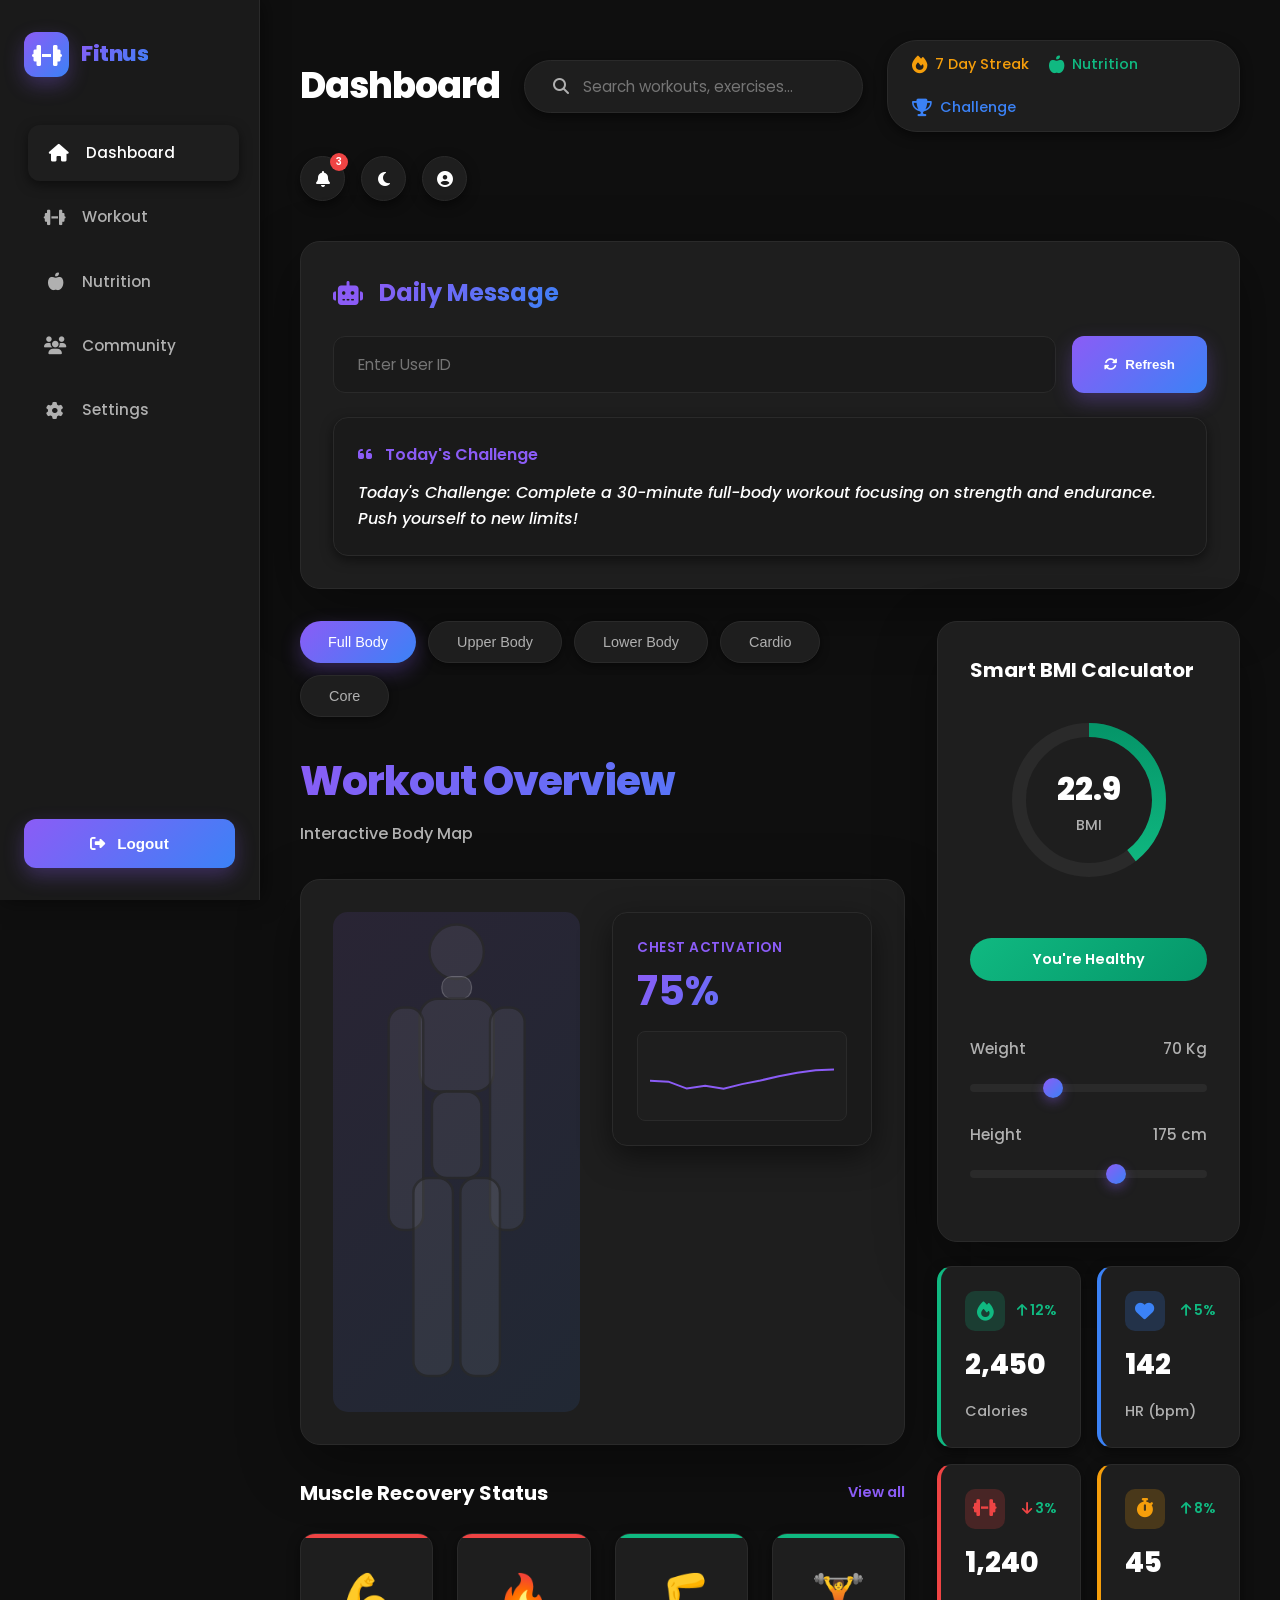
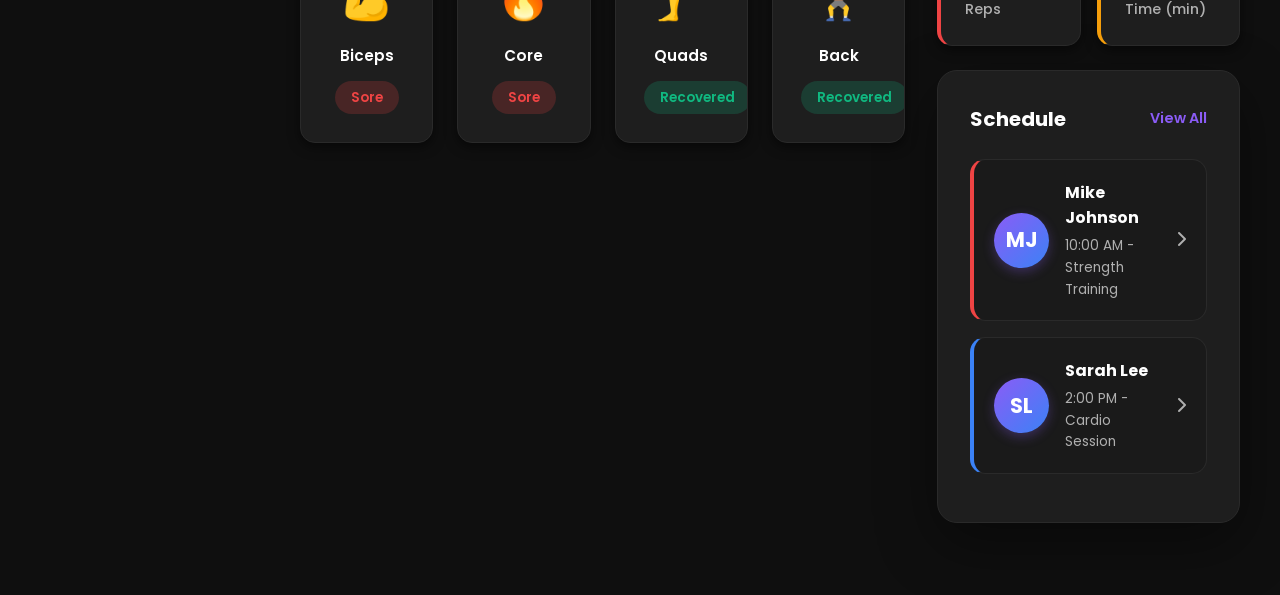
<file: frontend/Hacking/index.html>
<!DOCTYPE html>
<html lang="en">
<head>
    <meta charset="UTF-8">
    <meta name="viewport" content="width=device-width, initial-scale=1.0">
    <title>Fitnus - Dashboard</title>
    <link rel="stylesheet" href="https://cdnjs.cloudflare.com/ajax/libs/font-awesome/6.4.0/css/all.min.css">
    <link href="https://fonts.googleapis.com/css2?family=Poppins:wght@300;400;500;600;700;800&display=swap" rel="stylesheet">
    <link rel="stylesheet" href="styles.css">
</head>
<body data-theme="dark">
    <div class="container">
        <!-- Mobile Menu Button -->
        <div class="mobile-menu-btn" id="mobileMenuBtn">
            <i class="fas fa-bars"></i>
        </div>

        <!-- Sidebar -->
        <aside class="sidebar" id="sidebar">
            <div class="logo">
                <div class="logo-icon">
                    <i class="fas fa-dumbbell"></i>
                </div>
                <div class="logo-text">Fitnus</div>
            </div>
            <nav>
                <ul class="nav-menu">
                    <li class="nav-item">
                        <a href="#" class="nav-link active">
                            <i class="fas fa-home"></i>
                            <span>Dashboard</span>
                        </a>
                    </li>
                    <li class="nav-item">
                        <a href="#" class="nav-link">
                            <i class="fas fa-dumbbell"></i>
                            <span>Workout</span>
                        </a>
                    </li>
                    <li class="nav-item">
                        <a href="#" class="nav-link">
                            <i class="fas fa-apple-alt"></i>
                            <span>Nutrition</span>
                        </a>
                    </li>
                    <li class="nav-item">
                        <a href="#" class="nav-link">
                            <i class="fas fa-users"></i>
                            <span>Community</span>
                        </a>
                    </li>
                    <li class="nav-item">
                        <a href="#" class="nav-link">
                            <i class="fas fa-cog"></i>
                            <span>Settings</span>
                        </a>
                    </li>
                </ul>
            </nav>
            <button class="logout-btn">
                <i class="fas fa-sign-out-alt"></i>
                <span>Logout</span>
            </button>
        </aside>

        <!-- Main Content -->
        <main class="main-content">
            <!-- Header -->
            <header class="header">
                <h1 class="header-title">Dashboard</h1>
                <div class="header-center">
                    <div class="search-bar">
                        <i class="fas fa-search"></i>
                        <input type="text" placeholder="Search workouts, exercises..." class="search-input">
                    </div>
                    <div class="streaks-widget">
                        <div class="streak-item fire">
                            <i class="fas fa-fire"></i>
                            <span>7 Day Streak</span>
                        </div>
                        <div class="streak-item nutrition">
                            <i class="fas fa-apple-alt"></i>
                            <span>Nutrition</span>
                        </div>
                        <div class="streak-item check">
                            <i class="fas fa-trophy"></i>
                            <span>Challenge</span>
                        </div>
                    </div>
                </div>
                <div class="header-icons">
                    <div class="icon-btn notification-btn" id="notificationBtn">
                        <i class="fas fa-bell"></i>
                        <span class="notification-badge">3</span>
                    </div>
                    <div class="icon-btn theme-toggle" id="themeToggle">
                        <i class="fas fa-moon" id="themeIcon"></i>
                    </div>
                    <div class="icon-btn profile-btn">
                        <i class="fas fa-user-circle"></i>
                    </div>
                </div>
            </header>

            <!-- Daily Message Section (AI Personalization) -->
            <section class="ai-section">
                <div class="ai-header">
                    <i class="fas fa-robot"></i>
                    <h2>Daily Message</h2>
                </div>
                <div class="ai-input-group">
                    <input type="text" class="ai-input" id="userIdInput" placeholder="Enter User ID">
                    <button class="ai-submit-btn" id="refreshBtn">
                        <i class="fas fa-sync-alt"></i> Refresh
                    </button>
                </div>
                <div class="ai-response active">
                    <div class="ai-card">
                        <h3><i class="fas fa-quote-left"></i> Today's Challenge</h3>
                        <p class="quote" id="dailyMessageText">Today's Challenge: Complete a 30-minute full-body workout focusing on strength and endurance. Push yourself to new limits!</p>
                    </div>
                </div>
            </section>

            <!-- Main Grid -->
            <div class="main-grid">
                <!-- Left Column -->
                <div class="left-column">
                    <!-- Workout Selector -->
                    <div class="workout-selector">
                        <button class="selector-pill active" data-workout="fullbody">Full Body</button>
                        <button class="selector-pill" data-workout="upper">Upper Body</button>
                        <button class="selector-pill" data-workout="lower">Lower Body</button>
                        <button class="selector-pill" data-workout="cardio">Cardio</button>
                        <button class="selector-pill" data-workout="core">Core</button>
                    </div>

                    <!-- Workout Title -->
                    <div class="workout-title">
                        <h1>Workout Overview</h1>
                        <p>Interactive Body Map</p>
                    </div>

                    <!-- Body Model Container -->
                    <div class="body-model-container">
                        <!-- Left Side: Body Model -->
                        <div class="body-model-wrapper">
                            <div class="body-model">
                                <svg class="body-svg" viewBox="0 0 200 400" xmlns="http://www.w3.org/2000/svg">
                                    <!-- Head -->
                                    <circle cx="100" cy="30" r="22" class="muscle-group" data-muscle="head" 
                                            fill="rgba(255, 255, 255, 0.1)" stroke="rgba(255,255,255,0.2)" stroke-width="1"/>
                                    
                                    <!-- Neck -->
                                    <rect x="88" y="50" width="24" height="18" rx="8" 
                                          fill="rgba(255, 255, 255, 0.1)" stroke="rgba(255,255,255,0.2)" stroke-width="1"/>
                                    
                                    <!-- Chest (Pecs) - Wide and broad -->
                                    <rect x="70" y="68" width="60" height="75" rx="15" class="muscle-group" data-muscle="chest" 
                                          fill="rgba(255, 255, 255, 0.1)" stroke="rgba(255,255,255,0.2)" stroke-width="1"/>
                                    
                                    <!-- Left Arm - Thick and muscular -->
                                    <rect x="45" y="75" width="28" height="180" rx="12" class="muscle-group" data-muscle="leftarm" 
                                          fill="rgba(255, 255, 255, 0.1)" stroke="rgba(255,255,255,0.2)" stroke-width="1"/>
                                    
                                    <!-- Right Arm - Thick and muscular -->
                                    <rect x="127" y="75" width="28" height="180" rx="12" class="muscle-group" data-muscle="rightarm" 
                                          fill="rgba(255, 255, 255, 0.1)" stroke="rgba(255,255,255,0.2)" stroke-width="1"/>
                                    
                                    <!-- Core/Abs - Tapered waist -->
                                    <rect x="80" y="143" width="40" height="70" rx="12" class="muscle-group" data-muscle="core" 
                                          fill="rgba(255, 255, 255, 0.1)" stroke="rgba(255,255,255,0.2)" stroke-width="1"/>
                                    
                                    <!-- Left Leg - Thick quads -->
                                    <rect x="65" y="213" width="32" height="160" rx="12" class="muscle-group" data-muscle="leftleg" 
                                          fill="rgba(255, 255, 255, 0.1)" stroke="rgba(255,255,255,0.2)" stroke-width="1"/>
                                    
                                    <!-- Right Leg - Thick quads -->
                                    <rect x="103" y="213" width="32" height="160" rx="12" class="muscle-group" data-muscle="rightleg" 
                                          fill="rgba(255, 255, 255, 0.1)" stroke="rgba(255,255,255,0.2)" stroke-width="1"/>
                                </svg>
                            </div>
                        </div>
                        
                        <!-- Right Side: Muscle Activation Card -->
                        <div class="muscle-activation-card" id="activationCard">
                            <h3 id="muscleName">Overall Body</h3>
                            <div class="muscle-value" id="muscleValue">72%</div>
                            <div class="muscle-graph">
                                <svg width="100%" height="100%" viewBox="0 0 220 80" preserveAspectRatio="none">
                                    <polyline class="graph-line" id="graphLine" points="0,40 22,35 44,38 66,32 88,40 110,35 132,38 154,32 176,40 198,35 220,38" fill="none"/>
                                </svg>
                            </div>
                        </div>
                    </div>

                    <!-- Recovery Section -->
                    <div class="recovery-section">
                        <div class="section-header">
                            <h3 class="section-title">Muscle Recovery Status</h3>
                            <a href="#" class="view-all">View all</a>
                        </div>
                        <div class="recovery-grid">
                            <div class="recovery-card sore">
                                <div class="recovery-icon">💪</div>
                                <div class="recovery-label">Biceps</div>
                                <div class="recovery-status sore">Sore</div>
                            </div>
                            <div class="recovery-card sore">
                                <div class="recovery-icon">🔥</div>
                                <div class="recovery-label">Core</div>
                                <div class="recovery-status sore">Sore</div>
                            </div>
                            <div class="recovery-card recovered">
                                <div class="recovery-icon">🦵</div>
                                <div class="recovery-label">Quads</div>
                                <div class="recovery-status recovered">Recovered</div>
                            </div>
                            <div class="recovery-card recovered">
                                <div class="recovery-icon">🏋️</div>
                                <div class="recovery-label">Back</div>
                                <div class="recovery-status recovered">Recovered</div>
                            </div>
                        </div>
                    </div>
                </div>

                <!-- Right Column -->
                <div class="right-column">
                    <!-- BMI Card -->
                    <div class="bmi-card">
                        <h3 class="bmi-title">Smart BMI Calculator</h3>
                        <div class="bmi-gauge">
                            <svg width="180" height="180">
                                <defs>
                                    <linearGradient id="gaugeGradient" x1="0%" y1="0%" x2="100%" y2="0%">
                                        <stop offset="0%" style="stop-color:#8b5cf6;stop-opacity:1" />
                                        <stop offset="100%" style="stop-color:#3b82f6;stop-opacity:1" />
                                    </linearGradient>
                                </defs>
                                <circle class="gauge-circle gauge-bg" cx="90" cy="90" r="70"/>
                                <circle class="gauge-circle gauge-fill" id="gaugeFill" cx="90" cy="90" r="70" transform="rotate(-90 90 90)"/>
                            </svg>
                            <div class="gauge-center">
                                <div class="gauge-value" id="bmiValue">24.8</div>
                                <div class="gauge-label">BMI</div>
                            </div>
                        </div>
                        <div style="text-align: center;">
                            <span class="bmi-badge healthy" id="bmiBadge">You're Healthy</span>
                        </div>
                        <div class="bmi-sliders">
                            <div class="slider-group">
                                <div class="slider-label">
                                    <span>Weight</span>
                                    <span id="weightValue">70 Kg</span>
                                </div>
                                <input type="range" class="slider" id="weightSlider" min="30" max="150" value="70">
                            </div>
                            <div class="slider-group">
                                <div class="slider-label">
                                    <span>Height</span>
                                    <span id="heightValue">175 cm</span>
                                </div>
                                <input type="range" class="slider" id="heightSlider" min="100" max="220" value="175">
                            </div>
                        </div>
                    </div>

                    <!-- Metrics Grid -->
                    <div class="metrics-grid">
                        <div class="metric-card green">
                            <div class="metric-header">
                                <div class="metric-icon">
                                    <i class="fas fa-fire"></i>
                                </div>
                                <div class="metric-trend">
                                    <i class="fas fa-arrow-up"></i> 12%
                                </div>
                            </div>
                            <div class="metric-value" id="caloriesValue">2,450</div>
                            <div class="metric-label">Calories</div>
                        </div>
                        <div class="metric-card blue">
                            <div class="metric-header">
                                <div class="metric-icon">
                                    <i class="fas fa-heart"></i>
                                </div>
                                <div class="metric-trend">
                                    <i class="fas fa-arrow-up"></i> 5%
                                </div>
                            </div>
                            <div class="metric-value" id="heartRateValue">142</div>
                            <div class="metric-label">HR (bpm)</div>
                        </div>
                        <div class="metric-card red">
                            <div class="metric-header">
                                <div class="metric-icon">
                                    <i class="fas fa-dumbbell"></i>
                                </div>
                                <div class="metric-trend">
                                    <i class="fas fa-arrow-down"></i> 3%
                                </div>
                            </div>
                            <div class="metric-value" id="repsValue">1,240</div>
                            <div class="metric-label">Reps</div>
                        </div>
                        <div class="metric-card orange">
                            <div class="metric-header">
                                <div class="metric-icon">
                                    <i class="fas fa-stopwatch"></i>
                                </div>
                                <div class="metric-trend">
                                    <i class="fas fa-arrow-up"></i> 8%
                                </div>
                            </div>
                            <div class="metric-value" id="timeValue">45</div>
                            <div class="metric-label">Time (min)</div>
                        </div>
                    </div>

                    <!-- Schedule Section -->
                    <div class="schedule-section">
                        <div class="section-header">
                            <h3 class="section-title">Schedule</h3>
                            <a href="#" class="view-all">View All</a>
                        </div>
                        <div class="trainer-card red">
                            <div class="trainer-avatar">MJ</div>
                            <div class="trainer-info">
                                <div class="trainer-name">Mike Johnson</div>
                                <div class="trainer-specialty">10:00 AM - Strength Training</div>
                            </div>
                            <div class="trainer-arrow">
                                <i class="fas fa-chevron-right"></i>
                            </div>
                        </div>
                        <div class="trainer-card blue">
                            <div class="trainer-avatar">SL</div>
                            <div class="trainer-info">
                                <div class="trainer-name">Sarah Lee</div>
                                <div class="trainer-specialty">2:00 PM - Cardio Session</div>
                            </div>
                            <div class="trainer-arrow">
                                <i class="fas fa-chevron-right"></i>
                            </div>
                        </div>
                    </div>
                </div>
            </div>
        </main>
    </div>

    <script src="script.js"></script>
</body>
</html>
</file>
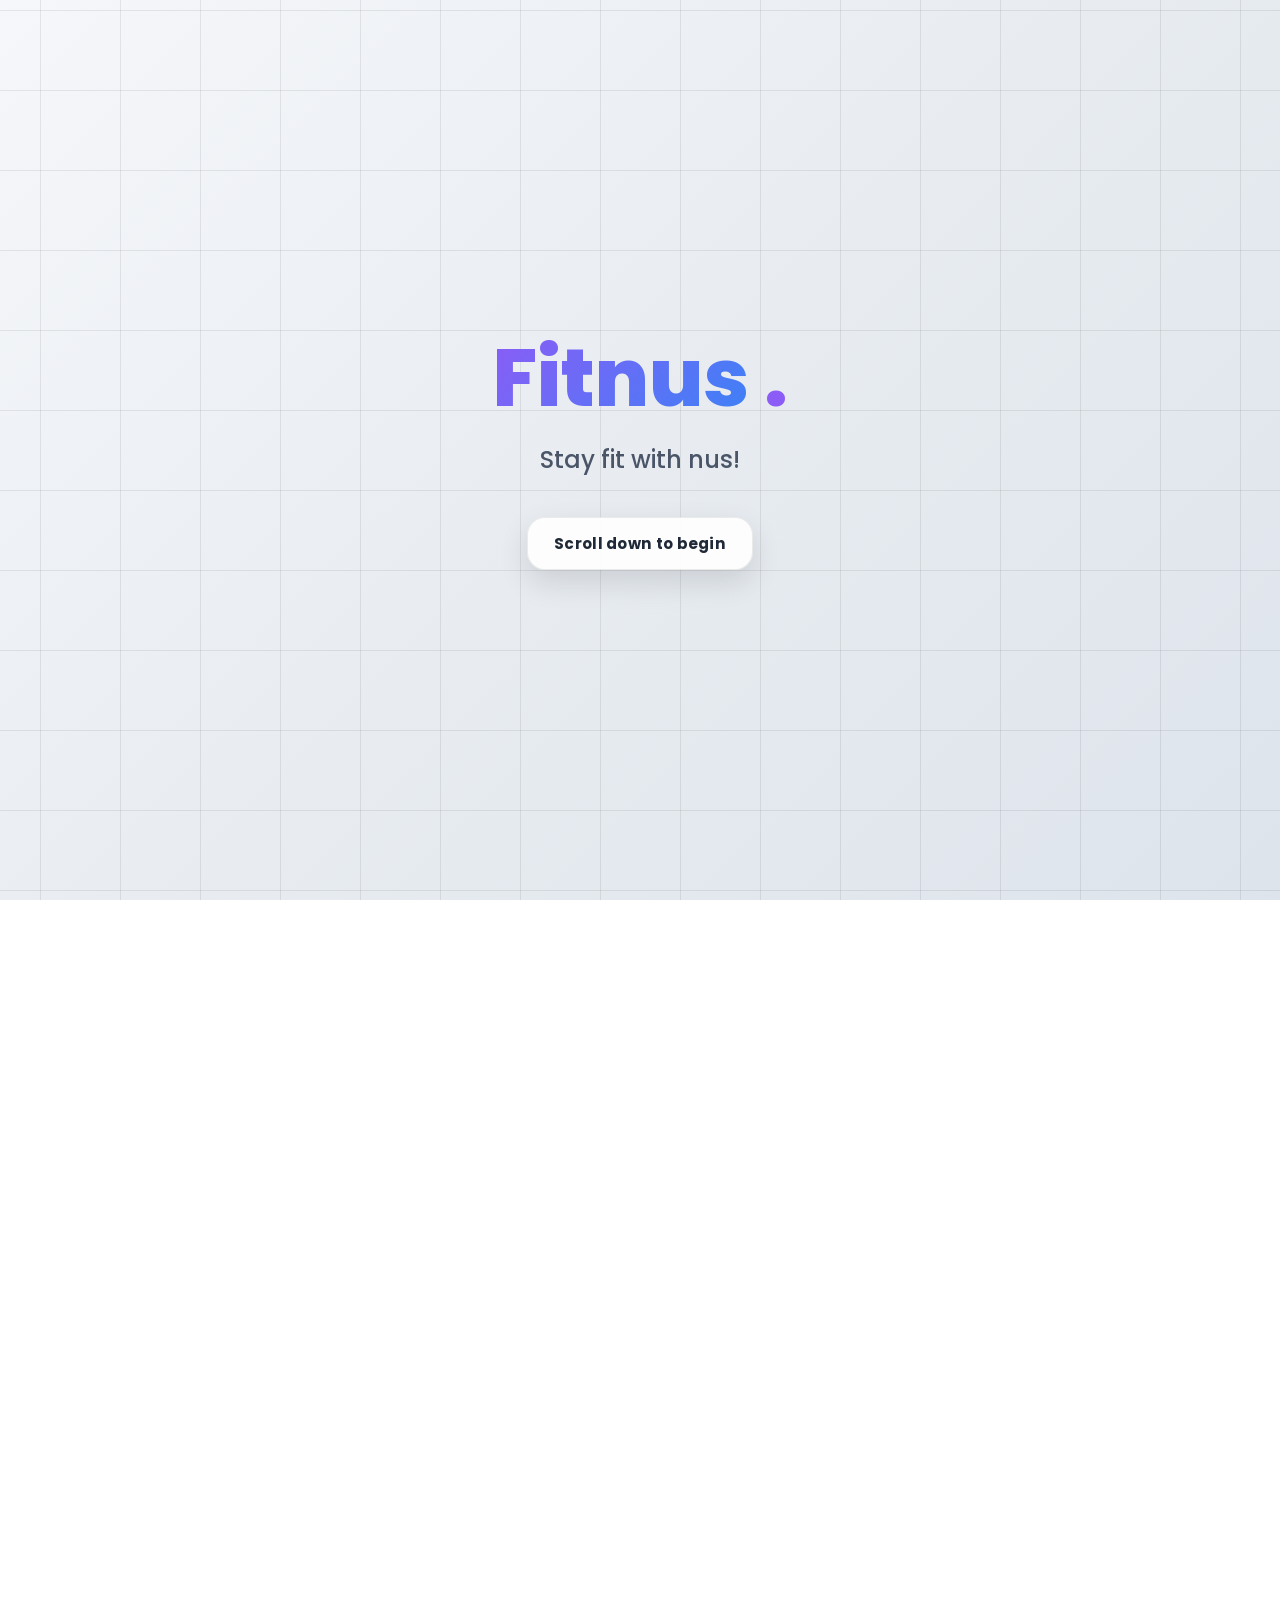
<file: frontend/Hacking/Initilization/index.html>
<!DOCTYPE html>
<html lang="en">
<head>
    <meta charset="UTF-8">
    <meta name="viewport" content="width=device-width, initial-scale=1.0">
    <title>Fitnus - Onboarding</title>
    <link href="https://fonts.googleapis.com/css2?family=Poppins:wght@300;400;500;600;700;800&display=swap" rel="stylesheet">
    <link rel="stylesheet" href="https://cdnjs.cloudflare.com/ajax/libs/font-awesome/6.4.0/css/all.min.css">
    <link rel="stylesheet" href="style.css">
</head>
<body>
    <!-- Intro Banner -->
    <div class="intro-banner" id="introBanner">
        <div class="grid-overlay"></div>
        <div class="intro-content">
            <h1 class="intro-title">
                <span class="intro-word">Fitnus</span>
                <span class="intro-dot">.</span>
            </h1>
            <p class="intro-tagline">Stay fit with nus!</p>
            <div class="scroll-bubble" id="scrollBubble">
                <span class="bubble-text">Scroll down to begin</span>
            </div>
        </div>
    </div>

    <div class="background-gradient"></div>
    
    <div class="container" id="mainContainer">
        <div class="glass-card">
            <!-- Progress Indicator -->
            <div class="progress-bar">
                <div class="progress-fill" id="progressFill"></div>
            </div>
            <div class="step-indicator">
                <span id="currentStep">1</span> / <span id="totalSteps">5</span>
            </div>

            <!-- Step 1: Welcome & ID Generation -->
            <div class="step active" id="step1">
                <div class="step-content">
                    <div class="step-icon">
                        <i class="fas fa-rocket"></i>
                    </div>
                    <h1 class="step-title">Welcome to FitLife</h1>
                    <p class="step-description">Let's build your personalized fitness plan</p>
                    <div class="user-id-display">
                        <span class="user-id-label">Your User ID:</span>
                        <span class="user-id-value" id="userId">USER-0000</span>
                    </div>
                    <button class="btn-primary" onclick="nextStep()">
                        Get Started
                        <i class="fas fa-arrow-right"></i>
                    </button>
                </div>
            </div>

            <!-- Step 2: Biometrics Input -->
            <div class="step" id="step2">
                <div class="step-content">
                    <div class="step-icon">
                        <i class="fas fa-user"></i>
                    </div>
                    <h2 class="step-title">Tell Us About Yourself</h2>
                    <p class="step-description">We need some basic information to calculate your goals</p>
                    
                    <div class="form-group">
                        <label class="form-label">Sex</label>
                        <div class="toggle-group">
                            <button class="toggle-btn" data-value="male" onclick="selectSex('male')">
                                <i class="fas fa-mars"></i>
                                Male
                            </button>
                            <button class="toggle-btn" data-value="female" onclick="selectSex('female')">
                                <i class="fas fa-venus"></i>
                                Female
                            </button>
                        </div>
                    </div>

                    <div class="form-group">
                        <label for="age" class="form-label">Age</label>
                        <input type="number" id="age" class="form-input" placeholder="Enter your age" min="13" max="120">
                    </div>

                    <div class="form-row">
                        <div class="form-group">
                            <label for="height" class="form-label">Height (cm)</label>
                            <input type="number" id="height" class="form-input" placeholder="175" min="100" max="250">
                        </div>
                        <div class="form-group">
                            <label for="weight" class="form-label">Weight (kg)</label>
                            <input type="number" id="weight" class="form-input" placeholder="70" min="30" max="300" step="0.1">
                        </div>
                    </div>

                    <div class="button-group">
                        <button class="btn-secondary" onclick="prevStep()">
                            <i class="fas fa-arrow-left"></i>
                            Back
                        </button>
                        <button class="btn-primary" onclick="validateStep2()">
                            Next
                            <i class="fas fa-arrow-right"></i>
                        </button>
                    </div>
                </div>
            </div>

            <!-- Step 3: Goal Selection -->
            <div class="step" id="step3">
                <div class="step-content">
                    <div class="step-icon">
                        <i class="fas fa-bullseye"></i>
                    </div>
                    <h2 class="step-title">What's Your Goal?</h2>
                    <p class="step-description">Choose the goal that best matches your fitness journey</p>
                    
                    <div class="goal-cards">
                        <div class="goal-card" data-goal="lose" onclick="selectGoal('lose')">
                            <div class="goal-icon">
                                <i class="fas fa-fire"></i>
                            </div>
                            <h3>Lose Weight</h3>
                            <p>Burn fat and get leaner</p>
                        </div>
                        <div class="goal-card" data-goal="maintain" onclick="selectGoal('maintain')">
                            <div class="goal-icon">
                                <i class="fas fa-balance-scale"></i>
                            </div>
                            <h3>Maintain</h3>
                            <p>Keep your current weight</p>
                        </div>
                        <div class="goal-card" data-goal="gain" onclick="selectGoal('gain')">
                            <div class="goal-icon">
                                <i class="fas fa-dumbbell"></i>
                            </div>
                            <h3>Gain Muscle</h3>
                            <p>Build strength and size</p>
                        </div>
                    </div>

                    <div class="button-group">
                        <button class="btn-secondary" onclick="prevStep()">
                            <i class="fas fa-arrow-left"></i>
                            Back
                        </button>
                        <button class="btn-primary" id="step3Next" onclick="validateStep3()" disabled>
                            Next
                            <i class="fas fa-arrow-right"></i>
                        </button>
                    </div>
                </div>
            </div>

            <!-- Step 4: Calculation Results -->
            <div class="step" id="step4">
                <div class="step-content">
                    <div class="step-icon">
                        <i class="fas fa-calculator"></i>
                    </div>
                    <h2 class="step-title">Your Personalized Plan</h2>
                    <p class="step-description">Based on your information, here's what we calculated</p>
                    
                    <div class="results-card">
                        <div class="result-item">
                            <div class="result-label">BMR (Basal Metabolic Rate)</div>
                            <div class="result-value" id="bmrValue">0</div>
                            <div class="result-unit">calories/day</div>
                        </div>
                        <div class="result-item">
                            <div class="result-label">Daily Calorie Goal</div>
                            <div class="result-value" id="calorieGoalValue">0</div>
                            <div class="result-unit">calories/day</div>
                        </div>
                    </div>

                    <div class="button-group">
                        <button class="btn-secondary" onclick="prevStep()">
                            <i class="fas fa-arrow-left"></i>
                            Back
                        </button>
                        <button class="btn-primary" onclick="nextStep()">
                            Continue
                            <i class="fas fa-arrow-right"></i>
                        </button>
                    </div>
                </div>
            </div>

            <!-- Step 5: Backend Sync -->
            <div class="step" id="step5">
                <div class="step-content">
                    <div class="step-icon">
                        <i class="fas fa-cloud-upload-alt"></i>
                    </div>
                    <h2 class="step-title">Saving Your Profile</h2>
                    <p class="step-description">We're syncing your data with our servers</p>
                    
                    <div class="loading-spinner" id="loadingSpinner">
                        <div class="spinner"></div>
                        <p>Connecting to server...</p>
                    </div>

                    <div class="success-message" id="successMessage" style="display: none;">
                        <i class="fas fa-check-circle"></i>
                        <p>Profile saved successfully!</p>
                    </div>

                    <div class="error-message" id="errorMessage" style="display: none;">
                        <i class="fas fa-exclamation-circle"></i>
                        <p id="errorText">Failed to sync with server</p>
                        <button class="btn-primary" onclick="retrySync()">
                            <i class="fas fa-redo"></i>
                            Retry
                        </button>
                    </div>
                </div>
            </div>
        </div>
    </div>

    <script src="script.js"></script>
</body>
</html>
</file>
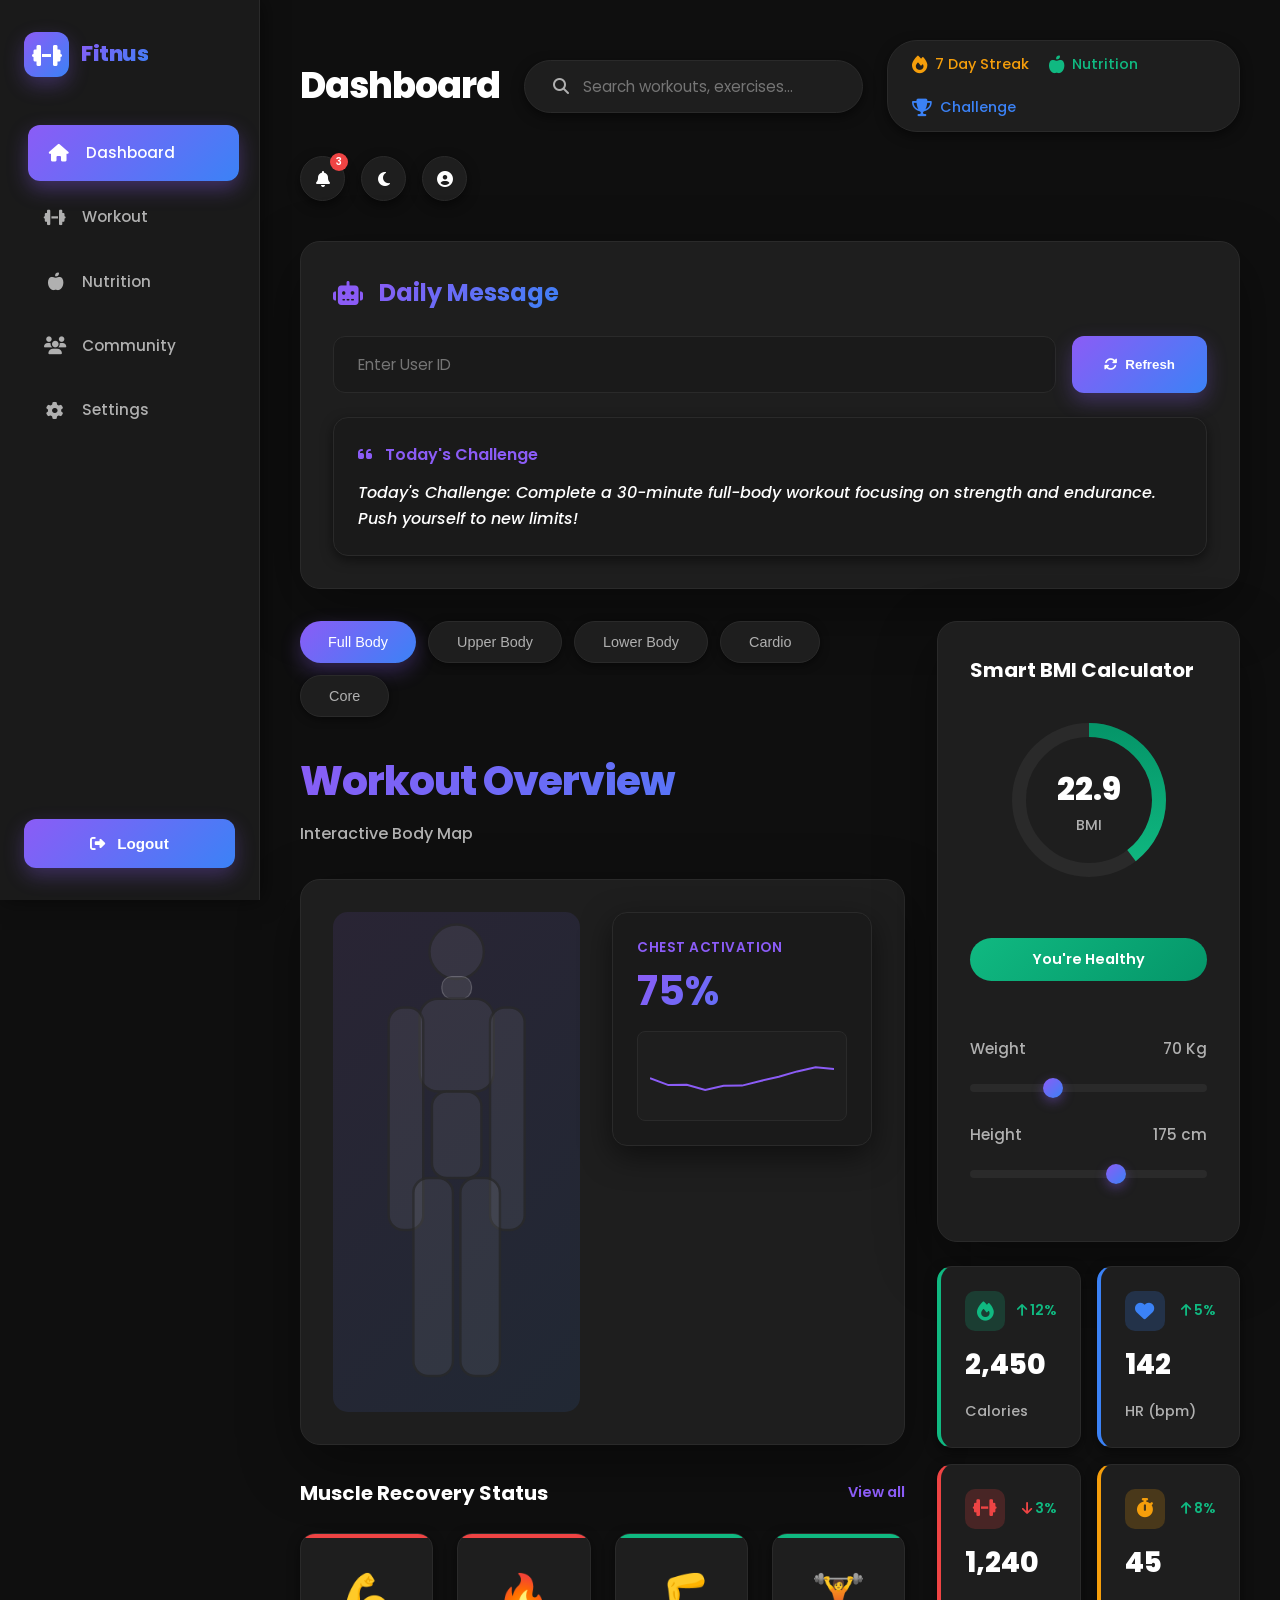
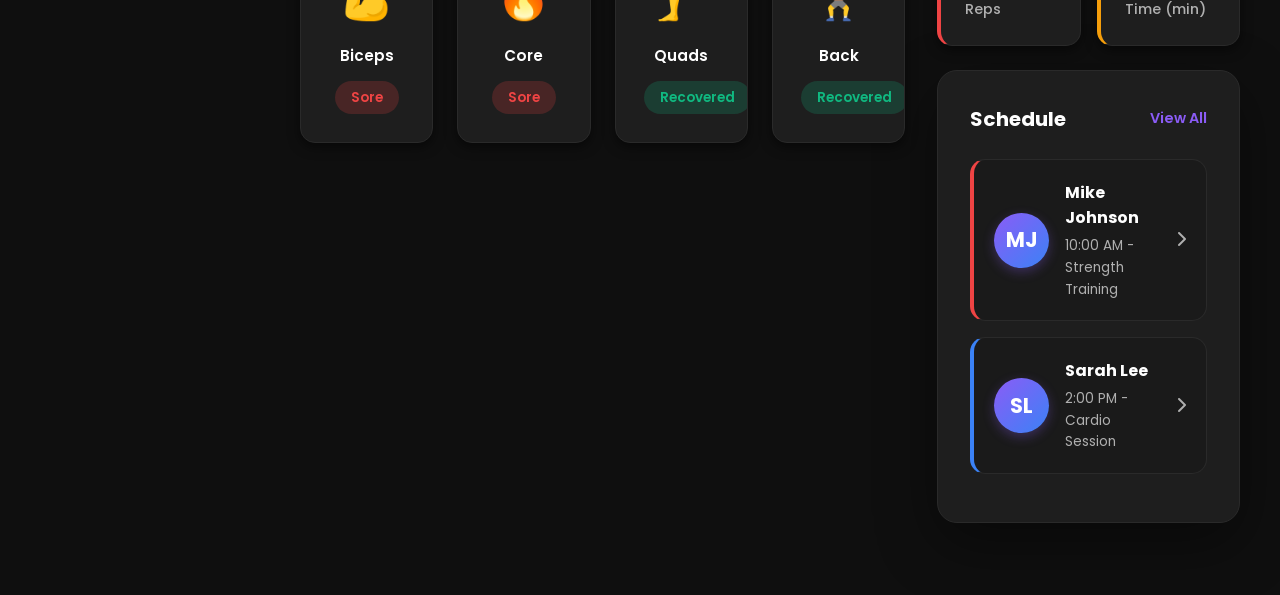
<file: frontend/Hacking/Mainpage/index.html>
<!DOCTYPE html>
<html lang="en">
<head>
    <meta charset="UTF-8">
    <meta name="viewport" content="width=device-width, initial-scale=1.0">
    <title>Fitnus - Dashboard</title>
    <link rel="stylesheet" href="https://cdnjs.cloudflare.com/ajax/libs/font-awesome/6.4.0/css/all.min.css">
    <link href="https://fonts.googleapis.com/css2?family=Poppins:wght@300;400;500;600;700;800&display=swap" rel="stylesheet">
    <link rel="stylesheet" href="styles.css">
    <style>
        body {
            animation: fadeIn 0.5s ease-in-out;
        }

        @keyframes fadeIn {
            from {
                opacity: 0;
                transform: translateY(10px); 
            }
            to {
                opacity: 1;
                transform: translateY(0);
            }
        }
    </style>
</head>
<body data-theme="dark">
    <div class="container">
        <!-- Mobile Menu Button -->
        <div class="mobile-menu-btn" id="mobileMenuBtn">
            <i class="fas fa-bars"></i>
        </div>

        <!-- Sidebar -->
        <aside class="sidebar" id="sidebar">
            <div class="logo">
                <div class="logo-icon">
                    <i class="fas fa-dumbbell"></i>
                </div>
                <div class="logo-text">Fitnus</div>
            </div>
            <nav>
                <ul class="nav-menu">
                    <li class="nav-item">
                        <a href="#" class="nav-link active">
                            <i class="fas fa-home"></i>
                            <span>Dashboard</span>
                        </a>
                    </li>
                    <li class="nav-item">
                        <a href="#" class="nav-link" data-nav="workout">
                            <i class="fas fa-dumbbell"></i>
                            <span>Workout</span>
                        </a>
                    </li>
                    <li class="nav-item">
                        <a href="../Nutrients/nutrients.html" class="nav-link">
                            <i class="fas fa-apple-alt"></i>
                            <span>Nutrition</span>
                        </a>
                    </li>
                    <li class="nav-item">
                        <a href="#" class="nav-link">
                            <i class="fas fa-users"></i>
                            <span>Community</span>
                        </a>
                    </li>
                    <li class="nav-item">
                        <a href="#" class="nav-link">
                            <i class="fas fa-cog"></i>
                            <span>Settings</span>
                        </a>
                    </li>
                </ul>
            </nav>
            <button class="logout-btn">
                <i class="fas fa-sign-out-alt"></i>
                <span>Logout</span>
            </button>
        </aside>

        <!-- Main Content -->
        <main class="main-content">
            <!-- Header -->
            <header class="header">
                <h1 class="header-title">Dashboard</h1>
                <div class="header-center">
                    <div class="search-bar">
                        <i class="fas fa-search"></i>
                        <input type="text" placeholder="Search workouts, exercises..." class="search-input">
                    </div>
                    <div class="streaks-widget">
                        <div class="streak-item fire">
                            <i class="fas fa-fire"></i>
                            <span>7 Day Streak</span>
                        </div>
                        <div class="streak-item nutrition">
                            <i class="fas fa-apple-alt"></i>
                            <span>Nutrition</span>
                        </div>
                        <div class="streak-item check">
                            <i class="fas fa-trophy"></i>
                            <span>Challenge</span>
                        </div>
                    </div>
                </div>
                <div class="header-icons">
                    <div class="icon-btn notification-btn" id="notificationBtn">
                        <i class="fas fa-bell"></i>
                        <span class="notification-badge">3</span>
                    </div>
                    <div class="icon-btn theme-toggle" id="themeToggle">
                        <i class="fas fa-moon" id="themeIcon"></i>
                    </div>
                    <div class="icon-btn profile-btn">
                        <i class="fas fa-user-circle"></i>
                    </div>
                </div>
            </header>

            <!-- Daily Message Section (AI Personalization) -->
            <section class="ai-section">
                <div class="ai-header">
                    <i class="fas fa-robot"></i>
                    <h2>Daily Message</h2>
                </div>
                <div class="ai-input-group">
                    <input type="text" class="ai-input" id="userIdInput" placeholder="Enter User ID">
                    <button class="ai-submit-btn" id="refreshBtn">
                        <i class="fas fa-sync-alt"></i> Refresh
                    </button>
                </div>
                <div class="ai-response active">
                    <div class="ai-card">
                        <h3><i class="fas fa-quote-left"></i> Today's Challenge</h3>
                        <p class="quote" id="dailyMessageText">Today's Challenge: Complete a 30-minute full-body workout focusing on strength and endurance. Push yourself to new limits!</p>
                    </div>
                </div>
            </section>

            <!-- Main Grid -->
            <div class="main-grid">
                <!-- Left Column -->
                <div class="left-column">
                    <!-- Workout Selector -->
                    <div class="workout-selector">
                        <button class="selector-pill active" data-workout="fullbody">Full Body</button>
                        <button class="selector-pill" data-workout="upper">Upper Body</button>
                        <button class="selector-pill" data-workout="lower">Lower Body</button>
                        <button class="selector-pill" data-workout="cardio">Cardio</button>
                        <button class="selector-pill" data-workout="core">Core</button>
                    </div>

                    <!-- Workout Title -->
                    <div class="workout-title">
                        <h1>Workout Overview</h1>
                        <p>Interactive Body Map</p>
                    </div>

                    <!-- Body Model Container -->
                    <div class="body-model-container">
                        <!-- Left Side: Body Model -->
                        <div class="body-model-wrapper">
                            <div class="body-model">
                                <svg class="body-svg" viewBox="0 0 200 400" xmlns="http://www.w3.org/2000/svg">
                                    <!-- Head -->
                                    <circle cx="100" cy="30" r="22" class="muscle-group" data-muscle="head" 
                                            fill="rgba(255, 255, 255, 0.1)" stroke="rgba(255,255,255,0.2)" stroke-width="1"/>
                                    
                                    <!-- Neck -->
                                    <rect x="88" y="50" width="24" height="18" rx="8" 
                                          fill="rgba(255, 255, 255, 0.1)" stroke="rgba(255,255,255,0.2)" stroke-width="1"/>
                                    
                                    <!-- Chest (Pecs) - Wide and broad -->
                                    <rect x="70" y="68" width="60" height="75" rx="15" class="muscle-group" data-muscle="chest" 
                                          fill="rgba(255, 255, 255, 0.1)" stroke="rgba(255,255,255,0.2)" stroke-width="1"/>
                                    
                                    <!-- Left Arm - Thick and muscular -->
                                    <rect x="45" y="75" width="28" height="180" rx="12" class="muscle-group" data-muscle="leftarm" 
                                          fill="rgba(255, 255, 255, 0.1)" stroke="rgba(255,255,255,0.2)" stroke-width="1"/>
                                    
                                    <!-- Right Arm - Thick and muscular -->
                                    <rect x="127" y="75" width="28" height="180" rx="12" class="muscle-group" data-muscle="rightarm" 
                                          fill="rgba(255, 255, 255, 0.1)" stroke="rgba(255,255,255,0.2)" stroke-width="1"/>
                                    
                                    <!-- Core/Abs - Tapered waist -->
                                    <rect x="80" y="143" width="40" height="70" rx="12" class="muscle-group" data-muscle="core" 
                                          fill="rgba(255, 255, 255, 0.1)" stroke="rgba(255,255,255,0.2)" stroke-width="1"/>
                                    
                                    <!-- Left Leg - Thick quads -->
                                    <rect x="65" y="213" width="32" height="160" rx="12" class="muscle-group" data-muscle="leftleg" 
                                          fill="rgba(255, 255, 255, 0.1)" stroke="rgba(255,255,255,0.2)" stroke-width="1"/>
                                    
                                    <!-- Right Leg - Thick quads -->
                                    <rect x="103" y="213" width="32" height="160" rx="12" class="muscle-group" data-muscle="rightleg" 
                                          fill="rgba(255, 255, 255, 0.1)" stroke="rgba(255,255,255,0.2)" stroke-width="1"/>
                                </svg>
                            </div>
                        </div>
                        
                        <!-- Right Side: Muscle Activation Card -->
                        <div class="muscle-activation-card" id="activationCard">
                            <h3 id="muscleName">Overall Body</h3>
                            <div class="muscle-value" id="muscleValue">72%</div>
                            <div class="muscle-graph">
                                <svg width="100%" height="100%" viewBox="0 0 220 80" preserveAspectRatio="none">
                                    <polyline class="graph-line" id="graphLine" points="0,40 22,35 44,38 66,32 88,40 110,35 132,38 154,32 176,40 198,35 220,38" fill="none"/>
                                </svg>
                            </div>
                        </div>
                    </div>

                    <!-- Recovery Section -->
                    <div class="recovery-section">
                        <div class="section-header">
                            <h3 class="section-title">Muscle Recovery Status</h3>
                            <a href="#" class="view-all">View all</a>
                        </div>
                        <div class="recovery-grid">
                            <div class="recovery-card sore">
                                <div class="recovery-icon">💪</div>
                                <div class="recovery-label">Biceps</div>
                                <div class="recovery-status sore">Sore</div>
                            </div>
                            <div class="recovery-card sore">
                                <div class="recovery-icon">🔥</div>
                                <div class="recovery-label">Core</div>
                                <div class="recovery-status sore">Sore</div>
                            </div>
                            <div class="recovery-card recovered">
                                <div class="recovery-icon">🦵</div>
                                <div class="recovery-label">Quads</div>
                                <div class="recovery-status recovered">Recovered</div>
                            </div>
                            <div class="recovery-card recovered">
                                <div class="recovery-icon">🏋️</div>
                                <div class="recovery-label">Back</div>
                                <div class="recovery-status recovered">Recovered</div>
                            </div>
                        </div>
                    </div>
                </div>

                <!-- Right Column -->
                <div class="right-column">
                    <!-- BMI Card -->
                    <div class="bmi-card">
                        <h3 class="bmi-title">Smart BMI Calculator</h3>
                        <div class="bmi-gauge">
                            <svg width="180" height="180">
                                <defs>
                                    <linearGradient id="gaugeGradient" x1="0%" y1="0%" x2="100%" y2="0%">
                                        <stop offset="0%" style="stop-color:#8b5cf6;stop-opacity:1" />
                                        <stop offset="100%" style="stop-color:#3b82f6;stop-opacity:1" />
                                    </linearGradient>
                                </defs>
                                <circle class="gauge-circle gauge-bg" cx="90" cy="90" r="70"/>
                                <circle class="gauge-circle gauge-fill" id="gaugeFill" cx="90" cy="90" r="70" transform="rotate(-90 90 90)"/>
                            </svg>
                            <div class="gauge-center">
                                <div class="gauge-value" id="bmiValue">24.8</div>
                                <div class="gauge-label">BMI</div>
                            </div>
                        </div>
                        <div style="text-align: center;">
                            <span class="bmi-badge healthy" id="bmiBadge">You're Healthy</span>
                        </div>
                        <div class="bmi-sliders">
                            <div class="slider-group">
                                <div class="slider-label">
                                    <span>Weight</span>
                                    <span id="weightValue">70 Kg</span>
                                </div>
                                <input type="range" class="slider" id="weightSlider" min="30" max="150" value="70">
                            </div>
                            <div class="slider-group">
                                <div class="slider-label">
                                    <span>Height</span>
                                    <span id="heightValue">175 cm</span>
                                </div>
                                <input type="range" class="slider" id="heightSlider" min="100" max="220" value="175">
                            </div>
                        </div>
                    </div>

                    <!-- Metrics Grid -->
                    <div class="metrics-grid">
                        <div class="metric-card green">
                            <div class="metric-header">
                                <div class="metric-icon">
                                    <i class="fas fa-fire"></i>
                                </div>
                                <div class="metric-trend">
                                    <i class="fas fa-arrow-up"></i> 12%
                                </div>
                            </div>
                            <div class="metric-value" id="caloriesValue">2,450</div>
                            <div class="metric-label">Calories</div>
                        </div>
                        <div class="metric-card blue">
                            <div class="metric-header">
                                <div class="metric-icon">
                                    <i class="fas fa-heart"></i>
                                </div>
                                <div class="metric-trend">
                                    <i class="fas fa-arrow-up"></i> 5%
                                </div>
                            </div>
                            <div class="metric-value" id="heartRateValue">142</div>
                            <div class="metric-label">HR (bpm)</div>
                        </div>
                        <div class="metric-card red">
                            <div class="metric-header">
                                <div class="metric-icon">
                                    <i class="fas fa-dumbbell"></i>
                                </div>
                                <div class="metric-trend">
                                    <i class="fas fa-arrow-down"></i> 3%
                                </div>
                            </div>
                            <div class="metric-value" id="repsValue">1,240</div>
                            <div class="metric-label">Reps</div>
                        </div>
                        <div class="metric-card orange">
                            <div class="metric-header">
                                <div class="metric-icon">
                                    <i class="fas fa-stopwatch"></i>
                                </div>
                                <div class="metric-trend">
                                    <i class="fas fa-arrow-up"></i> 8%
                                </div>
                            </div>
                            <div class="metric-value" id="timeValue">45</div>
                            <div class="metric-label">Time (min)</div>
                        </div>
                    </div>

                    <!-- Schedule Section -->
                    <div class="schedule-section">
                        <div class="section-header">
                            <h3 class="section-title">Schedule</h3>
                            <a href="#" class="view-all">View All</a>
                        </div>
                        <div class="trainer-card red">
                            <div class="trainer-avatar">MJ</div>
                            <div class="trainer-info">
                                <div class="trainer-name">Mike Johnson</div>
                                <div class="trainer-specialty">10:00 AM - Strength Training</div>
                            </div>
                            <div class="trainer-arrow">
                                <i class="fas fa-chevron-right"></i>
                            </div>
                        </div>
                        <div class="trainer-card blue">
                            <div class="trainer-avatar">SL</div>
                            <div class="trainer-info">
                                <div class="trainer-name">Sarah Lee</div>
                                <div class="trainer-specialty">2:00 PM - Cardio Session</div>
                            </div>
                            <div class="trainer-arrow">
                                <i class="fas fa-chevron-right"></i>
                            </div>
                        </div>
                    </div>
                </div>
            </div>
        </main>
    </div>

    <script src="script.js"></script>
</body>
</html>
</file>
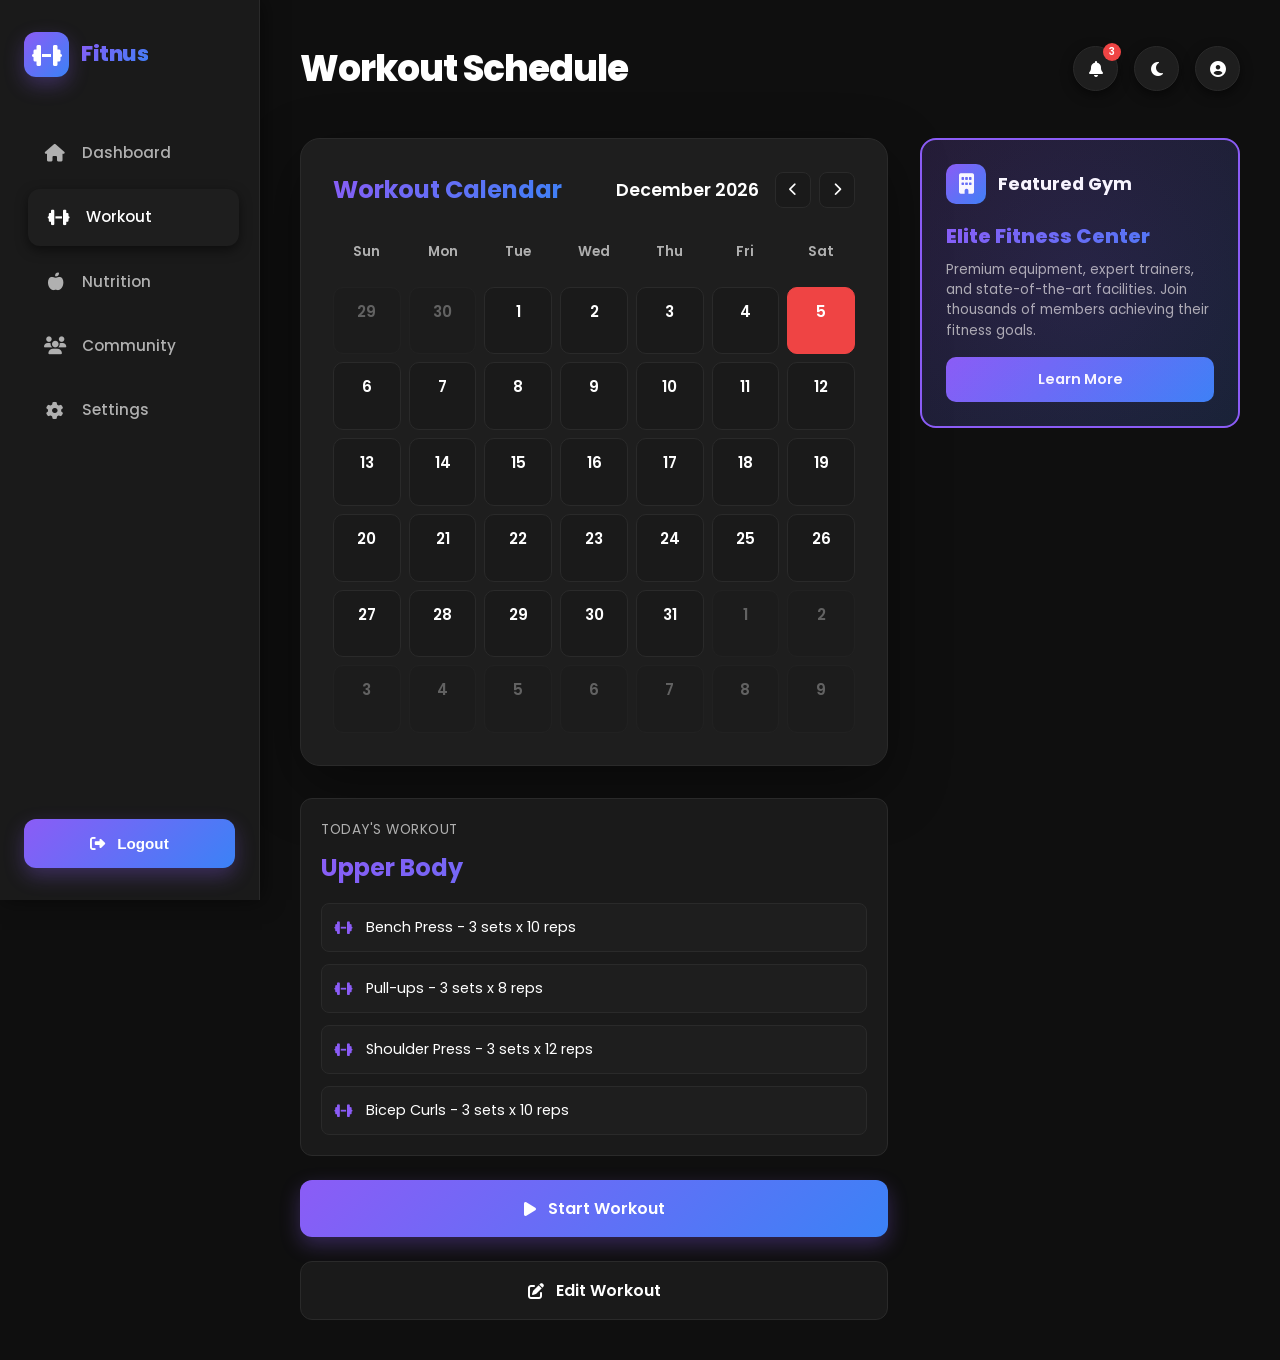
<file: frontend/Hacking/Workout_initilization/workout.html>
<!DOCTYPE html>
<html lang="en">
<head>
    <meta charset="UTF-8">
    <meta name="viewport" content="width=device-width, initial-scale=1.0">
    <title>Fitnus - Workout Schedule</title>
    <link rel="stylesheet" href="https://cdnjs.cloudflare.com/ajax/libs/font-awesome/6.4.0/css/all.min.css">
    <link href="https://fonts.googleapis.com/css2?family=Poppins:wght@300;400;500;600;700;800&display=swap" rel="stylesheet">
    <link rel="stylesheet" href="styles.css">
    <style>
        /* Page fade-in */
        body {
            animation: fadeIn 0.5s ease-in-out;
        }

        @keyframes fadeIn {
            from {
                opacity: 0;
                transform: translateY(10px);
            }
            to {
                opacity: 1;
                transform: translateY(0);
            }
        }

        .workout-main-content {
            display: grid;
            grid-template-columns: 1fr 320px;
            gap: 2rem;
        }

        .calendar-section {
            background: var(--bg-card);
            border-radius: 20px;
            padding: 2rem;
            border: 1px solid var(--border-color);
            box-shadow: var(--shadow-lg);
        }

        .calendar-header {
            display: flex;
            justify-content: space-between;
            align-items: center;
            margin-bottom: 1.5rem;
        }

        .calendar-title {
            font-size: 1.5rem;
            font-weight: 700;
            background: var(--accent-gradient);
            -webkit-background-clip: text;
            -webkit-text-fill-color: transparent;
            background-clip: text;
        }

        .calendar-nav {
            display: flex;
            gap: 0.5rem;
        }

        .calendar-nav-btn {
            width: 36px;
            height: 36px;
            border-radius: 8px;
            background: var(--bg-secondary);
            border: 1px solid var(--border-color);
            color: var(--text-primary);
            cursor: pointer;
            display: flex;
            align-items: center;
            justify-content: center;
            transition: all 0.3s ease;
        }

        .calendar-nav-btn:hover {
            background: var(--accent-gradient);
            border-color: transparent;
        }

        .calendar-month-year {
            font-size: 1.1rem;
            font-weight: 600;
            color: var(--text-primary);
        }

        .calendar-weekdays {
            display: grid;
            grid-template-columns: repeat(7, 1fr);
            gap: 0.5rem;
            margin-bottom: 1rem;
        }

        .calendar-weekday {
            text-align: center;
            font-size: 0.85rem;
            font-weight: 600;
            color: var(--text-secondary);
            padding: 0.5rem;
        }

        .calendar-days {
            display: grid;
            grid-template-columns: repeat(7, 1fr);
            gap: 0.5rem;
        }

        .calendar-day {
            aspect-ratio: 1;
            background: var(--bg-secondary);
            border: 1px solid var(--border-color);
            border-radius: 10px;
            padding: 0.75rem;
            cursor: pointer;
            transition: all 0.3s ease;
            display: flex;
            flex-direction: column;
            align-items: center;
            justify-content: flex-start;
            position: relative;
            overflow: visible;
        }

        .calendar-day:hover {
            border-color: var(--accent-purple);
            transform: translateY(-2px);
        }

        .calendar-day.other-month {
            opacity: 0.3;
        }

        .calendar-day.today {
            background: #ef4444;
            border-color: #ef4444;
            color: white;
            font-weight: 700;
        }

        .calendar-day.has-workout {
            border-color: var(--accent-purple);
        }

        .calendar-day-number {
            font-size: 0.95rem;
            font-weight: 600;
            margin-bottom: 0.25rem;
        }

        .calendar-day-workout {
            font-size: 0.65rem;
            color: var(--accent-purple);
            text-align: center;
            line-height: 1.2;
            margin-top: auto;
        }

        .calendar-day.today .calendar-day-workout {
            color: rgba(255, 255, 255, 0.9);
        }

        .calendar-day.completed {
            position: relative;
            border-color: #10b981;
        }

        .calendar-day.completed::after {
            content: '✓';
            position: absolute;
            top: 4px;
            right: 4px;
            width: 20px;
            height: 20px;
            background: #10b981;
            border-radius: 50%;
            display: flex;
            align-items: center;
            justify-content: center;
            font-size: 0.7rem;
            color: white;
            font-weight: bold;
            z-index: 10;
            line-height: 1;
        }

        .calendar-day.today.completed::after {
            background: rgba(255, 255, 255, 0.95);
            color: #10b981;
        }

        .workout-actions {
            margin-top: 2rem;
            display: flex;
            flex-direction: column;
            gap: 1.5rem;
        }

        .workout-title-section {
            background: var(--bg-secondary);
            border-radius: 12px;
            padding: 1.25rem;
            border: 1px solid var(--border-color);
        }

        .workout-title-label {
            font-size: 0.85rem;
            color: var(--text-secondary);
            margin-bottom: 0.5rem;
            text-transform: uppercase;
            letter-spacing: 0.5px;
        }

        .workout-title-text {
            font-size: 1.5rem;
            font-weight: 700;
            background: var(--accent-gradient);
            -webkit-background-clip: text;
            -webkit-text-fill-color: transparent;
            background-clip: text;
        }

        .workout-list {
            list-style: none;
            margin-top: 1rem;
            display: flex;
            flex-direction: column;
            gap: 0.75rem;
        }

        .workout-list-item {
            display: flex;
            align-items: center;
            gap: 0.75rem;
            padding: 0.75rem;
            background: var(--bg-card);
            border-radius: 8px;
            border: 1px solid var(--border-color);
            font-size: 0.9rem;
        }

        .workout-list-item i {
            color: var(--accent-purple);
            width: 20px;
        }

        .action-btn {
            padding: 1rem 1.5rem;
            border: none;
            border-radius: 12px;
            font-size: 1rem;
            font-weight: 600;
            cursor: pointer;
            transition: all 0.3s ease;
            font-family: 'Poppins', sans-serif;
            display: flex;
            align-items: center;
            justify-content: center;
            gap: 0.75rem;
        }

        .action-btn.start {
            background: var(--accent-gradient);
            color: white;
            box-shadow: 0 8px 20px rgba(139, 92, 246, 0.3);
        }

        .action-btn.start:hover {
            transform: translateY(-2px);
            box-shadow: 0 12px 30px rgba(139, 92, 246, 0.4);
        }

        .action-btn.edit {
            background: var(--bg-secondary);
            color: var(--text-primary);
            border: 1px solid var(--border-color);
        }

        .action-btn.edit:hover {
            background: var(--bg-card);
            border-color: var(--accent-purple);
        }

        .gym-ad-panel {
            background: linear-gradient(135deg, rgba(139, 92, 246, 0.15) 0%, rgba(59, 130, 246, 0.15) 100%);
            border: 2px solid var(--accent-purple);
            border-radius: 16px;
            padding: 1.5rem;
            position: relative;
            overflow: hidden;
        }

        .gym-ad-panel::before {
            content: '';
            position: absolute;
            top: -50%;
            right: -50%;
            width: 200%;
            height: 200%;
            background: radial-gradient(circle, rgba(139, 92, 246, 0.1) 0%, transparent 70%);
            pointer-events: none;
        }

        .gym-ad-header {
            display: flex;
            align-items: center;
            gap: 0.75rem;
            margin-bottom: 1rem;
        }

        .gym-ad-icon {
            width: 40px;
            height: 40px;
            background: var(--accent-gradient);
            border-radius: 10px;
            display: flex;
            align-items: center;
            justify-content: center;
            color: white;
            font-size: 1.25rem;
        }

        .gym-ad-title {
            font-size: 1.1rem;
            font-weight: 700;
            color: var(--text-primary);
        }

        .gym-ad-content {
            margin-bottom: 1rem;
        }

        .gym-ad-name {
            font-size: 1.25rem;
            font-weight: 800;
            background: var(--accent-gradient);
            -webkit-background-clip: text;
            -webkit-text-fill-color: transparent;
            background-clip: text;
            margin-bottom: 0.5rem;
        }

        .gym-ad-description {
            font-size: 0.85rem;
            color: var(--text-secondary);
            line-height: 1.5;
        }

        .gym-ad-cta {
            width: 100%;
            padding: 0.75rem;
            background: var(--accent-gradient);
            color: white;
            border: none;
            border-radius: 10px;
            font-weight: 600;
            font-size: 0.9rem;
            cursor: pointer;
            transition: all 0.3s ease;
            font-family: 'Poppins', sans-serif;
        }

        .gym-ad-cta:hover {
            transform: translateY(-2px);
            box-shadow: 0 8px 20px rgba(139, 92, 246, 0.3);
        }

        @media (max-width: 1200px) {
            .workout-main-content {
                grid-template-columns: 1fr;
            }
        }

        @media (max-width: 768px) {
            .calendar-days {
                gap: 0.25rem;
            }

            .calendar-day {
                padding: 0.5rem;
            }
        }
    </style>
</head>
<body data-theme="dark">
    <div class="container">
        <!-- Mobile Menu Button -->
        <div class="mobile-menu-btn" id="mobileMenuBtn">
            <i class="fas fa-bars"></i>
        </div>

        <!-- Sidebar -->
        <aside class="sidebar" id="sidebar">
            <div class="logo">
                <div class="logo-icon">
                    <i class="fas fa-dumbbell"></i>
                </div>
                <div class="logo-text">Fitnus</div>
            </div>
            <nav>
                <ul class="nav-menu">
                    <li class="nav-item">
                        <a href="../Mainpage/index.html" class="nav-link">
                            <i class="fas fa-home"></i>
                            <span>Dashboard</span>
                        </a>
                    </li>
                    <li class="nav-item">
                        <a href="workout.html" class="nav-link active">
                            <i class="fas fa-dumbbell"></i>
                            <span>Workout</span>
                        </a>
                    </li>
                    <li class="nav-item">
                        <a href="../Nutrients/nutrients.html" class="nav-link">
                            <i class="fas fa-apple-alt"></i>
                            <span>Nutrition</span>
                        </a>
                    </li>
                    <li class="nav-item">
                        <a href="#" class="nav-link">
                            <i class="fas fa-users"></i>
                            <span>Community</span>
                        </a>
                    </li>
                    <li class="nav-item">
                        <a href="#" class="nav-link">
                            <i class="fas fa-cog"></i>
                            <span>Settings</span>
                        </a>
                    </li>
                </ul>
            </nav>
            <button class="logout-btn">
                <i class="fas fa-sign-out-alt"></i>
                <span>Logout</span>
            </button>
        </aside>

        <!-- Main Content -->
        <main class="main-content">
            <!-- Header -->
            <header class="header">
                <h1 class="header-title">Workout Schedule</h1>
                <div class="header-icons">
                    <div class="icon-btn notification-btn" id="notificationBtn">
                        <i class="fas fa-bell"></i>
                        <span class="notification-badge">3</span>
                    </div>
                    <div class="icon-btn theme-toggle" id="themeToggle">
                        <i class="fas fa-moon" id="themeIcon"></i>
                    </div>
                    <div class="icon-btn profile-btn">
                        <i class="fas fa-user-circle"></i>
                    </div>
                </div>
            </header>

            <div class="workout-main-content">
                <!-- Left: Calendar and Workout Actions -->
                <div>
                    <div class="calendar-section">
                        <div class="calendar-header">
                            <h2 class="calendar-title">Workout Calendar</h2>
                            <div style="display: flex; align-items: center; gap: 1rem;">
                                <div class="calendar-month-year" id="currentMonthYear">January 2024</div>
                                <div class="calendar-nav">
                                    <button class="calendar-nav-btn" id="prevMonth">
                                        <i class="fas fa-chevron-left"></i>
                                    </button>
                                    <button class="calendar-nav-btn" id="nextMonth">
                                        <i class="fas fa-chevron-right"></i>
                                    </button>
                                </div>
                            </div>
                        </div>

                        <div class="calendar-weekdays">
                            <div class="calendar-weekday">Sun</div>
                            <div class="calendar-weekday">Mon</div>
                            <div class="calendar-weekday">Tue</div>
                            <div class="calendar-weekday">Wed</div>
                            <div class="calendar-weekday">Thu</div>
                            <div class="calendar-weekday">Fri</div>
                            <div class="calendar-weekday">Sat</div>
                        </div>

                        <div class="calendar-days" id="calendarDays">
                            <!-- Calendar days will be generated by JavaScript -->
                        </div>
                    </div>

                    <div class="workout-actions">
                        <div class="workout-title-section">
                            <div class="workout-title-label">Today's Workout</div>
                            <div class="workout-title-text" id="workoutTitle">Upper Body</div>
                            <ul class="workout-list" id="workoutList">
                                <li class="workout-list-item">
                                    <i class="fas fa-dumbbell"></i>
                                    <span>Bench Press - 3 sets x 10 reps</span>
                                </li>
                                <li class="workout-list-item">
                                    <i class="fas fa-dumbbell"></i>
                                    <span>Pull-ups - 3 sets x 8 reps</span>
                                </li>
                                <li class="workout-list-item">
                                    <i class="fas fa-dumbbell"></i>
                                    <span>Shoulder Press - 3 sets x 12 reps</span>
                                </li>
                                <li class="workout-list-item">
                                    <i class="fas fa-dumbbell"></i>
                                    <span>Bicep Curls - 3 sets x 10 reps</span>
                                </li>
                            </ul>
                        </div>

                        <button class="action-btn start" id="startWorkoutBtn">
                            <i class="fas fa-play"></i>
                            <span>Start Workout</span>
                        </button>

                        <button class="action-btn edit" id="editWorkoutBtn">
                            <i class="fas fa-edit"></i>
                            <span>Edit Workout</span>
                        </button>
                    </div>
                </div>

                <!-- Right: Gym Ad Panel -->
                <div>
                    <div class="gym-ad-panel">
                        <div class="gym-ad-header">
                            <div class="gym-ad-icon">
                                <i class="fas fa-building"></i>
                            </div>
                            <div class="gym-ad-title">Featured Gym</div>
                        </div>
                        <div class="gym-ad-content">
                            <div class="gym-ad-name">Elite Fitness Center</div>
                            <div class="gym-ad-description">
                                Premium equipment, expert trainers, and state-of-the-art facilities. Join thousands of members achieving their fitness goals.
                            </div>
                        </div>
                        <button class="gym-ad-cta">
                            Learn More
                        </button>
                    </div>
                </div>
            </div>
        </main>
    </div>

    <script src="script.js"></script>
    <script>
        // Calendar functionality
        let currentDate = new Date();
        let currentMonth = currentDate.getMonth();
        let currentYear = currentDate.getFullYear();
        let today = new Date();

        // Get completed workout dates from localStorage
        function getCompletedWorkouts() {
            const completed = localStorage.getItem('completedWorkouts');
            return completed ? JSON.parse(completed) : [];
        }

        // Save completed workout date
        function markWorkoutCompleted(dateKey) {
            const completed = getCompletedWorkouts();
            if (!completed.includes(dateKey)) {
                completed.push(dateKey);
                localStorage.setItem('completedWorkouts', JSON.stringify(completed));
                console.log('Marked workout as completed:', dateKey);
                console.log('All completed workouts:', completed);
            }
        }

        // Test function - add some sample completed dates (for testing)
        // Call this in browser console: markTestCompletedDates()
        window.markTestCompletedDates = function() {
            markWorkoutCompleted('2024-01-05');
            markWorkoutCompleted('2024-01-12');
            markWorkoutCompleted('2024-01-15');
            renderCalendar();
            alert('Test completed dates added! Check January 5, 12, and 15.');
        };

        // Test function - add some sample completed dates (for testing)
        // You can call this in browser console: markTestCompletedDates()
        function markTestCompletedDates() {
            // Mark a few dates as completed for testing
            markWorkoutCompleted('2024-01-05');
            markWorkoutCompleted('2024-01-12');
            renderCalendar();
        }

        // Workout data for different dates (placeholder examples)
        const workoutData = {
            '2024-01-05': { title: 'Lower Body', workouts: ['Squats - 4 sets x 12 reps', 'Deadlifts - 3 sets x 8 reps', 'Leg Press - 3 sets x 15 reps'] },
            '2024-01-08': { title: 'Cardio', workouts: ['Running - 30 min', 'Cycling - 20 min', 'Rowing - 15 min'] },
            '2024-01-12': { title: 'Upper Body', workouts: ['Bench Press - 3 sets x 10 reps', 'Pull-ups - 3 sets x 8 reps', 'Shoulder Press - 3 sets x 12 reps', 'Bicep Curls - 3 sets x 10 reps'] },
            '2024-01-15': { title: 'Full Body', workouts: ['Deadlifts - 4 sets x 6 reps', 'Squats - 3 sets x 10 reps', 'Bench Press - 3 sets x 8 reps'] },
            '2024-01-18': { title: 'Core', workouts: ['Planks - 3 sets x 60s', 'Crunches - 3 sets x 20 reps', 'Russian Twists - 3 sets x 15 reps'] },
            '2024-01-22': { title: 'Upper Body', workouts: ['Bench Press - 3 sets x 10 reps', 'Pull-ups - 3 sets x 8 reps', 'Shoulder Press - 3 sets x 12 reps', 'Bicep Curls - 3 sets x 10 reps'] },
            '2024-01-25': { title: 'Lower Body', workouts: ['Squats - 4 sets x 12 reps', 'Deadlifts - 3 sets x 8 reps', 'Leg Press - 3 sets x 15 reps'] },
        };

        const monthNames = ['January', 'February', 'March', 'April', 'May', 'June', 'July', 'August', 'September', 'October', 'November', 'December'];

        function formatDateKey(year, month, day) {
            return `${year}-${String(month + 1).padStart(2, '0')}-${String(day).padStart(2, '0')}`;
        }

        function isToday(year, month, day) {
            return year === today.getFullYear() && 
                   month === today.getMonth() && 
                   day === today.getDate();
        }

        function renderCalendar() {
            const calendarDays = document.getElementById('calendarDays');
            const currentMonthYear = document.getElementById('currentMonthYear');
            
            currentMonthYear.textContent = `${monthNames[currentMonth]} ${currentYear}`;
            calendarDays.innerHTML = '';

            // Get first day of month and number of days
            const firstDay = new Date(currentYear, currentMonth, 1).getDay();
            const daysInMonth = new Date(currentYear, currentMonth + 1, 0).getDate();
            const daysInPrevMonth = new Date(currentYear, currentMonth, 0).getDate();

            // Previous month days
            for (let i = firstDay - 1; i >= 0; i--) {
                const day = daysInPrevMonth - i;
                const dayElement = createDayElement(currentYear, currentMonth - 1, day, true);
                calendarDays.appendChild(dayElement);
            }

            // Current month days
            for (let day = 1; day <= daysInMonth; day++) {
                const dayElement = createDayElement(currentYear, currentMonth, day, false);
                calendarDays.appendChild(dayElement);
            }

            // Next month days to fill the grid
            const totalCells = calendarDays.children.length;
            const remainingCells = 42 - totalCells; // 6 rows x 7 days
            for (let day = 1; day <= remainingCells; day++) {
                const dayElement = createDayElement(currentYear, currentMonth + 1, day, true);
                calendarDays.appendChild(dayElement);
            }

            // Update today's workout display
            updateTodayWorkout();
        }

        function createDayElement(year, month, day, isOtherMonth) {
            const dayElement = document.createElement('div');
            const dateKey = formatDateKey(year, month, day);
            const workout = workoutData[dateKey];
            const isTodayDate = !isOtherMonth && isToday(year, month, day);
            const completedWorkouts = getCompletedWorkouts();
            const isCompleted = completedWorkouts.includes(dateKey);

            dayElement.className = 'calendar-day';
            if (isOtherMonth) dayElement.classList.add('other-month');
            if (isTodayDate) dayElement.classList.add('today');
            if (workout) dayElement.classList.add('has-workout');
            if (isCompleted) dayElement.classList.add('completed');

            const dayNumber = document.createElement('div');
            dayNumber.className = 'calendar-day-number';
            dayNumber.textContent = day;
            dayElement.appendChild(dayNumber);

            if (workout) {
                const workoutText = document.createElement('div');
                workoutText.className = 'calendar-day-workout';
                workoutText.textContent = workout.title;
                dayElement.appendChild(workoutText);
            }

            dayElement.addEventListener('click', () => {
                if (workout) {
                    updateWorkoutDisplay(workout);
                }
            });

            return dayElement;
        }

        function updateTodayWorkout() {
            const todayKey = formatDateKey(today.getFullYear(), today.getMonth(), today.getDate());
            const todayWorkout = workoutData[todayKey];
            
            if (todayWorkout) {
                updateWorkoutDisplay(todayWorkout);
            }
        }

        function updateWorkoutDisplay(workout) {
            document.getElementById('workoutTitle').textContent = workout.title;
            const workoutList = document.getElementById('workoutList');
            workoutList.innerHTML = '';
            
            workout.workouts.forEach(workoutItem => {
                const li = document.createElement('li');
                li.className = 'workout-list-item';
                li.innerHTML = `
                    <i class="fas fa-dumbbell"></i>
                    <span>${workoutItem}</span>
                `;
                workoutList.appendChild(li);
            });
        }

        // Month navigation
        document.getElementById('prevMonth').addEventListener('click', () => {
            currentMonth--;
            if (currentMonth < 0) {
                currentMonth = 11;
                currentYear--;
            }
            renderCalendar();
        });

        document.getElementById('nextMonth').addEventListener('click', () => {
            currentMonth++;
            if (currentMonth > 11) {
                currentMonth = 0;
                currentYear++;
            }
            renderCalendar();
        });

        // Button actions
        document.getElementById('startWorkoutBtn').addEventListener('click', () => {
            // Get current workout data
            const workoutTitle = document.getElementById('workoutTitle').textContent;
            const workoutList = document.getElementById('workoutList');
            const workoutItems = Array.from(workoutList.querySelectorAll('.workout-list-item span')).map(span => span.textContent);
            
            // Check if there's a workout selected
            if (!workoutTitle || workoutTitle === 'No Workout' || workoutItems.length === 0) {
                alert('Please select a workout from the calendar first.');
                return;
            }

            // Get the selected date from calendar (use today if no specific date selected)
            const todayKey = formatDateKey(today.getFullYear(), today.getMonth(), today.getDate());
            
            // Store workout data in localStorage to pass to workoutstart.html
            const workoutSession = {
                title: workoutTitle,
                workouts: workoutItems,
                date: new Date().toISOString(),
                dateKey: todayKey
            };

            localStorage.setItem('workoutSession', JSON.stringify(workoutSession));

            // Navigate to workout start page
            window.location.href = 'workoutstart.html';
        });

        // Check if returning from completed workout and mark it
        window.addEventListener('load', () => {
            const workoutSession = localStorage.getItem('workoutSession');
            if (workoutSession) {
                const session = JSON.parse(workoutSession);
                // Check if workout was completed (you can add a flag when workout is finished)
                const completedFlag = localStorage.getItem('workoutCompleted');
                if (completedFlag === 'true' && session.dateKey) {
                    markWorkoutCompleted(session.dateKey);
                    localStorage.removeItem('workoutCompleted');
                    // Refresh calendar to show completed marker
                    renderCalendar();
                }
            }
        });

        document.getElementById('editWorkoutBtn').addEventListener('click', () => {
            window.location.href = 'workoutedit.html';
        });

        // Initialize calendar on page load
        if (document.readyState === 'loading') {
            document.addEventListener('DOMContentLoaded', () => {
                renderCalendar();
                // For testing: Uncomment the line below to see markers on sample dates
                // markTestCompletedDates();
            });
        } else {
            renderCalendar();
            // For testing: Uncomment the line below to see markers on sample dates
            // markTestCompletedDates();
        }
    </script>
</body>
</html>
</file>
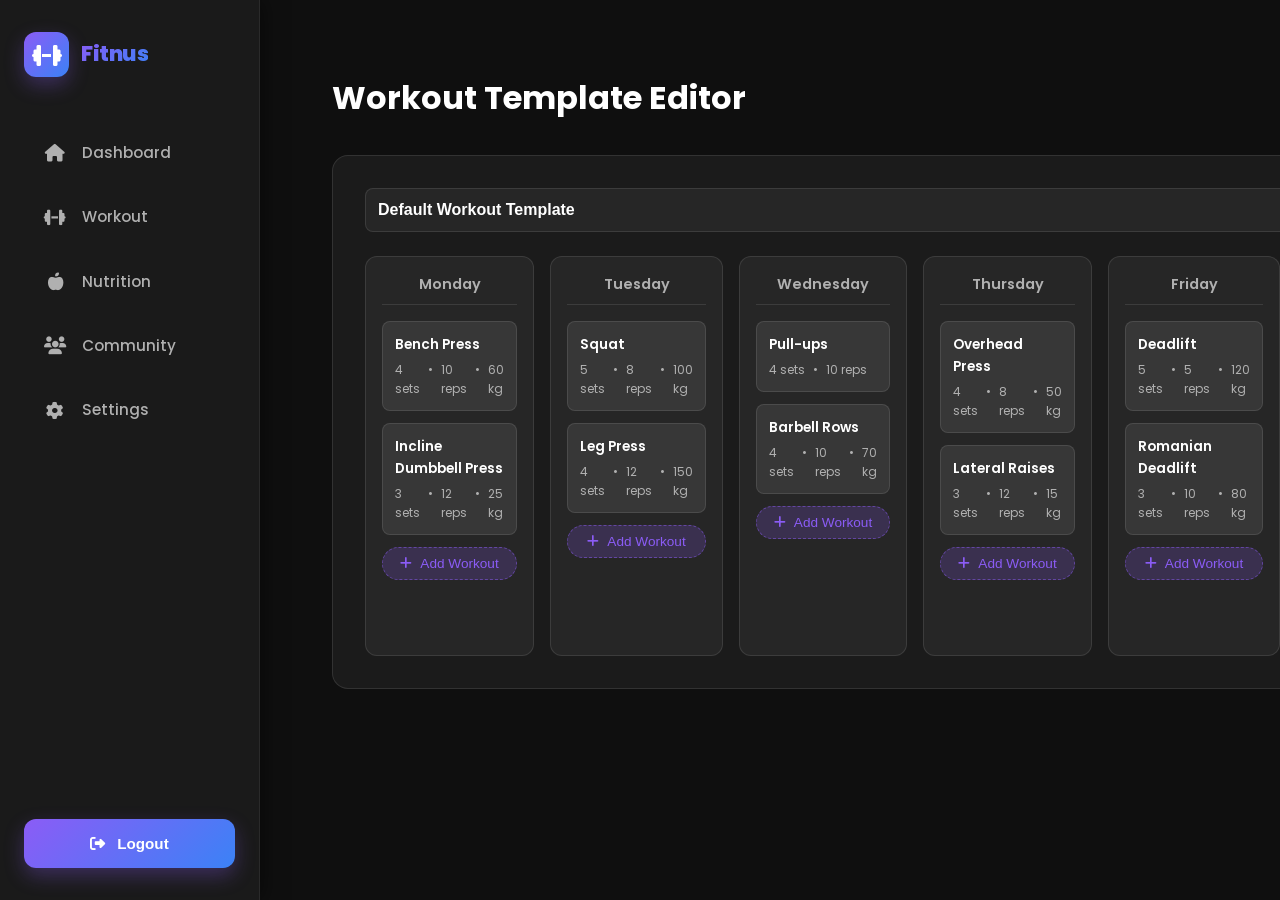
<file: frontend/Hacking/Workout_initilization/workoutedit.html>
<!DOCTYPE html>
<html lang="en">
<head>
    <meta charset="UTF-8">
    <meta name="viewport" content="width=device-width, initial-scale=1.0">
    <title>Fitnus - Edit Workout</title>
    <link rel="stylesheet" href="https://cdnjs.cloudflare.com/ajax/libs/font-awesome/6.4.0/css/all.min.css">
    <link href="https://fonts.googleapis.com/css2?family=Poppins:wght@300;400;500;600;700;800&display=swap" rel="stylesheet">
    <link rel="stylesheet" href="styles.css">
    <style>
        .workout-edit-container {
            padding: 2rem;
            max-width: 1400px;
            margin: 0 auto;
        }

        .page-header {
            display: flex;
            justify-content: space-between;
            align-items: center;
            margin-bottom: 2rem;
        }

        .page-header h1 {
            margin: 0;
        }

        .btn-primary {
            padding: 0.75rem 1.5rem;
            border: none;
            border-radius: 8px;
            font-weight: 600;
            cursor: pointer;
            transition: all 0.3s ease;
            font-size: 1rem;
            background: linear-gradient(135deg, #8b5cf6 0%, #3b82f6 100%);
            color: white;
        }

        .btn-primary:hover {
            transform: translateY(-2px);
            box-shadow: 0 4px 12px rgba(139, 92, 246, 0.4);
        }

        .templates-container {
            display: flex;
            flex-direction: column;
            gap: 2rem;
            max-height: calc(100vh - 200px);
            overflow-y: auto;
            padding-right: 0.5rem;
        }

        .templates-container::-webkit-scrollbar {
            width: 8px;
        }

        .templates-container::-webkit-scrollbar-track {
            background: rgba(255, 255, 255, 0.05);
            border-radius: 4px;
        }

        .templates-container::-webkit-scrollbar-thumb {
            background: rgba(139, 92, 246, 0.5);
            border-radius: 4px;
        }

        .templates-container::-webkit-scrollbar-thumb:hover {
            background: rgba(139, 92, 246, 0.7);
        }

        .template-card {
            background: rgba(255, 255, 255, 0.05);
            border-radius: 16px;
            padding: 2rem;
            border: 1px solid rgba(255, 255, 255, 0.1);
            position: relative;
        }

        .template-card-header {
            display: flex;
            justify-content: space-between;
            align-items: center;
            margin-bottom: 1.5rem;
        }

        .template-name-input {
            flex: 1;
            margin-right: 1rem;
        }

        .template-name-input input {
            width: 100%;
            padding: 0.75rem;
            background: rgba(255, 255, 255, 0.05);
            border: 1px solid rgba(255, 255, 255, 0.1);
            border-radius: 8px;
            color: var(--text-primary);
            font-size: 1rem;
            font-weight: 600;
        }

        .template-name-display {
            font-size: 1.5rem;
            font-weight: 600;
            color: var(--text-primary);
            flex: 1;
        }

        .template-actions {
            display: flex;
            gap: 0.5rem;
            align-items: center;
        }

        .btn-delete {
            padding: 0.5rem 1rem;
            background: rgba(255, 0, 0, 0.2);
            border: 1px solid rgba(255, 0, 0, 0.3);
            border-radius: 8px;
            color: #ff4444;
            cursor: pointer;
            font-weight: 500;
            transition: all 0.3s ease;
            display: flex;
            align-items: center;
            gap: 0.5rem;
        }

        .btn-delete:hover {
            background: rgba(255, 0, 0, 0.3);
            border-color: #ff4444;
        }

        .week-calendar {
            display: grid;
            grid-template-columns: repeat(7, 1fr);
            gap: 1rem;
        }

        .day-column {
            background: rgba(255, 255, 255, 0.05);
            border-radius: 12px;
            padding: 1rem;
            border: 1px solid rgba(255, 255, 255, 0.1);
            min-height: 400px;
        }

        .day-header {
            text-align: center;
            font-weight: 600;
            font-size: 0.9rem;
            color: var(--text-secondary);
            margin-bottom: 1rem;
            padding-bottom: 0.5rem;
            border-bottom: 1px solid rgba(255, 255, 255, 0.1);
        }

        .day-content {
            display: flex;
            flex-direction: column;
            gap: 0.75rem;
        }

        .add-workout-btn {
            background: rgba(139, 92, 246, 0.2);
            border: 1px dashed rgba(139, 92, 246, 0.5);
            color: #8b5cf6;
            padding: 0.5rem;
            border-radius: 20px;
            cursor: pointer;
            font-size: 0.85rem;
            font-weight: 500;
            transition: all 0.3s ease;
            display: flex;
            align-items: center;
            justify-content: center;
            gap: 0.5rem;
        }

        .add-workout-btn:hover {
            background: rgba(139, 92, 246, 0.3);
            border-color: #8b5cf6;
        }

        .workout-item {
            background: rgba(255, 255, 255, 0.08);
            border-radius: 8px;
            padding: 0.75rem;
            font-size: 0.85rem;
            border: 1px solid rgba(255, 255, 255, 0.1);
        }

        .workout-item-name {
            font-weight: 600;
            margin-bottom: 0.25rem;
            color: var(--text-primary);
        }

        .workout-item-details {
            font-size: 0.75rem;
            color: var(--text-secondary);
            display: flex;
            gap: 0.5rem;
        }

        /* Popup Modal */
        .modal-overlay {
            position: fixed;
            top: 0;
            left: 0;
            right: 0;
            bottom: 0;
            background: rgba(0, 0, 0, 0.7);
            display: none;
            align-items: center;
            justify-content: center;
            z-index: 1000;
            backdrop-filter: blur(4px);
        }

        .modal-overlay.active {
            display: flex;
        }

        .modal-content {
            background: var(--bg-secondary);
            border-radius: 16px;
            padding: 2rem;
            width: 90%;
            max-width: 500px;
            max-height: 80vh;
            overflow-y: auto;
            border: 1px solid rgba(255, 255, 255, 0.1);
            box-shadow: 0 20px 60px rgba(0, 0, 0, 0.5);
        }

        .modal-header {
            display: flex;
            justify-content: space-between;
            align-items: center;
            margin-bottom: 1.5rem;
        }

        .modal-header h2 {
            margin: 0;
            font-size: 1.5rem;
        }

        .close-btn {
            background: none;
            border: none;
            color: var(--text-secondary);
            font-size: 1.5rem;
            cursor: pointer;
            padding: 0.5rem;
            border-radius: 8px;
            transition: all 0.3s ease;
        }

        .close-btn:hover {
            background: rgba(255, 255, 255, 0.1);
            color: var(--text-primary);
        }

        .form-group {
            margin-bottom: 1.5rem;
        }

        .form-label {
            display: block;
            margin-bottom: 0.5rem;
            font-weight: 500;
            color: var(--text-primary);
        }

        .form-input {
            width: 100%;
            padding: 0.75rem;
            background: rgba(255, 255, 255, 0.05);
            border: 1px solid rgba(255, 255, 255, 0.1);
            border-radius: 8px;
            color: var(--text-primary);
            font-size: 1rem;
            transition: all 0.3s ease;
        }

        .form-input:focus {
            outline: none;
            border-color: #8b5cf6;
            background: rgba(255, 255, 255, 0.08);
        }

        .search-results {
            max-height: 200px;
            overflow-y: auto;
            background: rgba(255, 255, 255, 0.03);
            border-radius: 8px;
            margin-top: 0.5rem;
            border: 1px solid rgba(255, 255, 255, 0.1);
        }

        .search-result-item {
            padding: 0.75rem;
            cursor: pointer;
            border-bottom: 1px solid rgba(255, 255, 255, 0.05);
            transition: all 0.3s ease;
        }

        .search-result-item:hover {
            background: rgba(139, 92, 246, 0.2);
        }

        .search-result-item:last-child {
            border-bottom: none;
        }

        .input-row {
            display: grid;
            grid-template-columns: repeat(3, 1fr);
            gap: 1rem;
        }

        .modal-actions {
            display: flex;
            gap: 1rem;
            justify-content: flex-end;
            margin-top: 2rem;
        }

        .btn-cancel {
            padding: 0.75rem 1.5rem;
            background: rgba(255, 255, 255, 0.1);
            border: 1px solid rgba(255, 255, 255, 0.2);
            border-radius: 8px;
            color: var(--text-primary);
            cursor: pointer;
            font-weight: 500;
            transition: all 0.3s ease;
        }

        .btn-cancel:hover {
            background: rgba(255, 255, 255, 0.15);
        }

        .btn-save {
            padding: 0.75rem 1.5rem;
            background: linear-gradient(135deg, #8b5cf6 0%, #3b82f6 100%);
            border: none;
            border-radius: 8px;
            color: white;
            cursor: pointer;
            font-weight: 600;
            transition: all 0.3s ease;
        }

        .btn-save:hover {
            transform: translateY(-2px);
            box-shadow: 0 4px 12px rgba(139, 92, 246, 0.4);
        }

        .btn-save:disabled {
            opacity: 0.5;
            cursor: not-allowed;
            transform: none;
        }

        .selected-exercise {
            background: rgba(139, 92, 246, 0.2);
            border: 1px solid #8b5cf6;
            padding: 0.75rem;
            border-radius: 8px;
            margin-top: 0.5rem;
            display: flex;
            justify-content: space-between;
            align-items: center;
        }

        .selected-exercise-name {
            font-weight: 600;
            color: var(--text-primary);
        }

        .remove-exercise {
            background: none;
            border: none;
            color: var(--text-secondary);
            cursor: pointer;
            padding: 0.25rem 0.5rem;
            border-radius: 4px;
            transition: all 0.3s ease;
        }

        .remove-exercise:hover {
            background: rgba(255, 0, 0, 0.2);
            color: #ff4444;
        }

        .hidden {
            display: none;
        }

        .confirmation-modal .modal-content {
            max-width: 400px;
        }

        .confirmation-message {
            margin-bottom: 1.5rem;
            color: var(--text-primary);
            font-size: 1rem;
        }

        .confirmation-actions {
            display: flex;
            gap: 1rem;
            justify-content: flex-end;
        }

        .btn-danger {
            padding: 0.75rem 1.5rem;
            background: rgba(255, 0, 0, 0.2);
            border: 1px solid rgba(255, 0, 0, 0.3);
            border-radius: 8px;
            color: #ff4444;
            cursor: pointer;
            font-weight: 600;
            transition: all 0.3s ease;
        }

        .btn-danger:hover {
            background: rgba(255, 0, 0, 0.3);
            border-color: #ff4444;
        }

        .template-name-edit {
            display: flex;
            align-items: center;
            gap: 0.5rem;
            flex: 1;
        }

        .btn-edit-name {
            background: none;
            border: none;
            color: var(--text-secondary);
            cursor: pointer;
            padding: 0.25rem;
            border-radius: 4px;
            transition: all 0.3s ease;
        }

        .btn-edit-name:hover {
            background: rgba(255, 255, 255, 0.1);
            color: var(--text-primary);
        }
    </style>
</head>
<body data-theme="dark">
    <div class="container">
        <!-- Mobile Menu Button -->
        <div class="mobile-menu-btn" id="mobileMenuBtn">
            <i class="fas fa-bars"></i>
        </div>

        <!-- Sidebar -->
        <aside class="sidebar" id="sidebar">
            <div class="logo">
                <div class="logo-icon">
                    <i class="fas fa-dumbbell"></i>
                </div>
                <div class="logo-text">Fitnus</div>
            </div>
            <nav>
                <ul class="nav-menu">
                    <li class="nav-item">
                        <a href="homepage.html" class="nav-link">
                            <i class="fas fa-home"></i>
                            <span>Dashboard</span>
                        </a>
                    </li>
                    <li class="nav-item">
                        <a href="workout.html" class="nav-link">
                            <i class="fas fa-dumbbell"></i>
                            <span>Workout</span>
                        </a>
                    </li>
                    <li class="nav-item">
                        <a href="#" class="nav-link">
                            <i class="fas fa-apple-alt"></i>
                            <span>Nutrition</span>
                        </a>
                    </li>
                    <li class="nav-item">
                        <a href="#" class="nav-link">
                            <i class="fas fa-users"></i>
                            <span>Community</span>
                        </a>
                    </li>
                    <li class="nav-item">
                        <a href="#" class="nav-link">
                            <i class="fas fa-cog"></i>
                            <span>Settings</span>
                        </a>
                    </li>
                </ul>
            </nav>
            <button class="logout-btn">
                <i class="fas fa-sign-out-alt"></i>
                <span>Logout</span>
            </button>
        </aside>

        <!-- Main Content -->
        <main class="main-content">
            <div class="workout-edit-container">
                <div class="page-header">
                    <h1>Workout Template Editor</h1>
                    <button class="btn-primary" id="createTemplateBtn">
                        <i class="fas fa-plus"></i> Create Template
                    </button>
                </div>

                <!-- Templates Container -->
                <div class="templates-container" id="templatesContainer">
                    <!-- Templates will be dynamically added here -->
                </div>
            </div>
        </main>
    </div>

    <!-- Add Workout Modal -->
    <div class="modal-overlay" id="addWorkoutModal">
        <div class="modal-content">
            <div class="modal-header">
                <h2>Add Workout</h2>
                <button class="close-btn" onclick="closeAddWorkoutModal()">
                    <i class="fas fa-times"></i>
                </button>
            </div>
            <form id="addWorkoutForm">
                <div class="form-group">
                    <label class="form-label">Search Exercise</label>
                    <input type="text" class="form-input" id="exerciseSearch" placeholder="Search for an exercise..." oninput="searchExercises(this.value)">
                    <div class="search-results" id="searchResults"></div>
                    <div id="selectedExercise" class="hidden"></div>
                </div>
                <div class="form-group">
                    <div class="input-row">
                        <div>
                            <label class="form-label">Sets *</label>
                            <input type="number" class="form-input" id="workoutSets" min="1" required>
                        </div>
                        <div>
                            <label class="form-label">Reps *</label>
                            <input type="number" class="form-input" id="workoutReps" min="1" required>
                        </div>
                        <div>
                            <label class="form-label">Weight (kg)</label>
                            <input type="number" class="form-input" id="workoutWeight" min="0" step="0.5">
                        </div>
                    </div>
                </div>
                <div class="modal-actions">
                    <button type="button" class="btn-cancel" onclick="closeAddWorkoutModal()">Cancel</button>
                    <button type="submit" class="btn-save" id="saveWorkoutBtn" disabled>Save</button>
                </div>
            </form>
        </div>
    </div>

    <!-- Delete Confirmation Modal -->
    <div class="modal-overlay confirmation-modal" id="deleteConfirmModal">
        <div class="modal-content">
            <div class="modal-header">
                <h2>Delete Template</h2>
                <button class="close-btn" onclick="closeDeleteConfirmModal()">
                    <i class="fas fa-times"></i>
                </button>
            </div>
            <div class="confirmation-message">
                Are you sure you want to delete this template? This action cannot be undone.
            </div>
            <div class="confirmation-actions">
                <button type="button" class="btn-cancel" onclick="closeDeleteConfirmModal()">Cancel</button>
                <button type="button" class="btn-danger" id="confirmDeleteBtn">Delete</button>
            </div>
        </div>
    </div>

    <script>
        // Global state
        let templates = [];
        let currentDay = null;
        let currentTemplateId = null;
        let selectedExercise = null;
        let templateToDelete = null;

        // Initialize with default template
        function init() {
            // Create default template with placeholder workouts
            const defaultTemplate = {
                id: Date.now(),
                name: 'Default Workout Template',
                workouts: {
                    Monday: [
                        { name: 'Bench Press', sets: 4, reps: 10, weight: 60 },
                        { name: 'Incline Dumbbell Press', sets: 3, reps: 12, weight: 25 }
                    ],
                    Tuesday: [
                        { name: 'Squat', sets: 5, reps: 8, weight: 100 },
                        { name: 'Leg Press', sets: 4, reps: 12, weight: 150 }
                    ],
                    Wednesday: [
                        { name: 'Pull-ups', sets: 4, reps: 10, weight: null },
                        { name: 'Barbell Rows', sets: 4, reps: 10, weight: 70 }
                    ],
                    Thursday: [
                        { name: 'Overhead Press', sets: 4, reps: 8, weight: 50 },
                        { name: 'Lateral Raises', sets: 3, reps: 12, weight: 15 }
                    ],
                    Friday: [
                        { name: 'Deadlift', sets: 5, reps: 5, weight: 120 },
                        { name: 'Romanian Deadlift', sets: 3, reps: 10, weight: 80 }
                    ],
                    Saturday: [],
                    Sunday: []
                }
            };
            templates.push(defaultTemplate);
            renderTemplates();
        }

        // Create new template
        document.getElementById('createTemplateBtn').addEventListener('click', () => {
            const newTemplate = {
                id: Date.now(),
                name: `Template ${templates.length + 1}`,
                workouts: {
                    Monday: [],
                    Tuesday: [],
                    Wednesday: [],
                    Thursday: [],
                    Friday: [],
                    Saturday: [],
                    Sunday: []
                }
            };
            templates.unshift(newTemplate); // Add to top
            renderTemplates();
            // Focus on the new template's name input
            setTimeout(() => {
                const nameInput = document.querySelector(`[data-template-id="${newTemplate.id}"] .template-name-input input`);
                if (nameInput) {
                    nameInput.focus();
                    nameInput.select();
                }
            }, 100);
        });

        // Render all templates
        function renderTemplates() {
            const container = document.getElementById('templatesContainer');
            container.innerHTML = templates.map(template => createTemplateHTML(template)).join('');
        }

        // Create template HTML
        function createTemplateHTML(template) {
            const days = ['Monday', 'Tuesday', 'Wednesday', 'Thursday', 'Friday', 'Saturday', 'Sunday'];
            const dayIds = days.map(d => d.toLowerCase());
            
            return `
                <div class="template-card" data-template-id="${template.id}">
                    <div class="template-card-header">
                        <div class="template-name-edit">
                            <div class="template-name-input">
                                <input type="text" value="${template.name}" 
                                    onblur="updateTemplateName(${template.id}, this.value)"
                                    onkeypress="if(event.key === 'Enter') this.blur()">
                            </div>
                        </div>
                        <div class="template-actions">
                            <button class="btn-delete" onclick="showDeleteConfirm(${template.id})">
                                <i class="fas fa-trash"></i>
                                Delete
                            </button>
                        </div>
                    </div>
                    <div class="week-calendar">
                        ${days.map((day, index) => `
                            <div class="day-column" data-day="${day}">
                                <div class="day-header">${day}</div>
                                <div class="day-content" id="template-${template.id}-${dayIds[index]}-content">
                                    ${renderWorkoutsForDay(template.workouts[day])}
                                    <button class="add-workout-btn" onclick="openAddWorkoutModal('${day}', ${template.id})">
                                        <i class="fas fa-plus"></i>
                                        <span>Add Workout</span>
                                    </button>
                                </div>
                            </div>
                        `).join('')}
                    </div>
                </div>
            `;
        }

        // Render workouts for a day
        function renderWorkoutsForDay(workouts) {
            if (!workouts || workouts.length === 0) return '';
            return workouts.map(workout => `
                <div class="workout-item">
                    <div class="workout-item-name">${workout.name}</div>
                    <div class="workout-item-details">
                        <span>${workout.sets} sets</span>
                        <span>•</span>
                        <span>${workout.reps} reps</span>
                        ${workout.weight ? `<span>•</span><span>${workout.weight} kg</span>` : ''}
                    </div>
                </div>
            `).join('');
        }

        // Update template name
        function updateTemplateName(templateId, newName) {
            const template = templates.find(t => t.id === templateId);
            if (template) {
                template.name = newName || `Template ${templateId}`;
            }
        }

        // Show delete confirmation
        function showDeleteConfirm(templateId) {
            templateToDelete = templateId;
            document.getElementById('deleteConfirmModal').classList.add('active');
        }

        // Close delete confirmation
        function closeDeleteConfirmModal() {
            document.getElementById('deleteConfirmModal').classList.remove('active');
            templateToDelete = null;
        }

        // Confirm delete
        document.getElementById('confirmDeleteBtn').addEventListener('click', () => {
            if (templateToDelete) {
                templates = templates.filter(t => t.id !== templateToDelete);
                renderTemplates();
                closeDeleteConfirmModal();
            }
        });

        // Close modal when clicking outside
        document.getElementById('deleteConfirmModal').addEventListener('click', (e) => {
            if (e.target.id === 'deleteConfirmModal') {
                closeDeleteConfirmModal();
            }
        });

        // Open Add Workout Modal
        function openAddWorkoutModal(day, templateId) {
            currentDay = day;
            currentTemplateId = templateId;
            document.getElementById('addWorkoutModal').classList.add('active');
            document.getElementById('exerciseSearch').value = '';
            document.getElementById('workoutSets').value = '';
            document.getElementById('workoutReps').value = '';
            document.getElementById('workoutWeight').value = '';
            document.getElementById('searchResults').innerHTML = '';
            document.getElementById('selectedExercise').classList.add('hidden');
            selectedExercise = null;
            updateSaveButton();
        }

        // Close Add Workout Modal
        function closeAddWorkoutModal() {
            document.getElementById('addWorkoutModal').classList.remove('active');
            currentDay = null;
            currentTemplateId = null;
            selectedExercise = null;
        }

        // Close modal when clicking outside
        document.getElementById('addWorkoutModal').addEventListener('click', (e) => {
            if (e.target.id === 'addWorkoutModal') {
                closeAddWorkoutModal();
            }
        });

        // Search Exercises (Placeholder)
        function searchExercises(query) {
            const searchResults = document.getElementById('searchResults');
            const selectedExerciseDiv = document.getElementById('selectedExercise');
            
            if (!query || query.trim() === '') {
                searchResults.innerHTML = '';
                selectedExerciseDiv.classList.add('hidden');
                selectedExercise = null;
                updateSaveButton();
                return;
            }

            // Placeholder: Show options 1-10
            const placeholderExercises = [];
            for (let i = 1; i <= 10; i++) {
                placeholderExercises.push(`Exercise ${i} - ${query}`);
            }

            searchResults.innerHTML = placeholderExercises.map((exercise, index) => `
                <div class="search-result-item" onclick="selectExercise('${exercise}', ${index})">
                    ${exercise}
                </div>
            `).join('');
        }

        // Select Exercise
        function selectExercise(exerciseName, index) {
            selectedExercise = exerciseName;
            const selectedExerciseDiv = document.getElementById('selectedExercise');
            selectedExerciseDiv.innerHTML = `
                <div class="selected-exercise">
                    <span class="selected-exercise-name">${exerciseName}</span>
                    <button type="button" class="remove-exercise" onclick="clearSelectedExercise()">
                        <i class="fas fa-times"></i>
                    </button>
                </div>
            `;
            selectedExerciseDiv.classList.remove('hidden');
            document.getElementById('searchResults').innerHTML = '';
            document.getElementById('exerciseSearch').value = exerciseName;
            updateSaveButton();
        }

        // Clear Selected Exercise
        function clearSelectedExercise() {
            selectedExercise = null;
            document.getElementById('selectedExercise').classList.add('hidden');
            document.getElementById('exerciseSearch').value = '';
            updateSaveButton();
        }

        // Update Save Button State
        function updateSaveButton() {
            const sets = document.getElementById('workoutSets').value;
            const reps = document.getElementById('workoutReps').value;
            const saveBtn = document.getElementById('saveWorkoutBtn');
            
            if (selectedExercise && sets && reps && parseInt(sets) > 0 && parseInt(reps) > 0) {
                saveBtn.disabled = false;
            } else {
                saveBtn.disabled = true;
            }
        }

        // Listen to input changes
        document.getElementById('workoutSets').addEventListener('input', updateSaveButton);
        document.getElementById('workoutReps').addEventListener('input', updateSaveButton);

        // Save Workout
        document.getElementById('addWorkoutForm').addEventListener('submit', (e) => {
            e.preventDefault();
            
            if (!selectedExercise) {
                alert('Please select an exercise');
                return;
            }

            const sets = parseInt(document.getElementById('workoutSets').value);
            const reps = parseInt(document.getElementById('workoutReps').value);
            const weight = document.getElementById('workoutWeight').value ? parseFloat(document.getElementById('workoutWeight').value) : null;

            if (!sets || !reps || sets <= 0 || reps <= 0) {
                alert('Sets and reps are required and must be greater than 0');
                return;
            }

            // Find template and add workout
            const template = templates.find(t => t.id === currentTemplateId);
            if (template) {
                const workout = {
                    name: selectedExercise,
                    sets: sets,
                    reps: reps,
                    weight: weight
                };

                template.workouts[currentDay].push(workout);
                renderTemplates();
                closeAddWorkoutModal();
            }
        });

        // Mobile Menu Toggle
        const mobileMenuBtn = document.getElementById('mobileMenuBtn');
        const sidebar = document.getElementById('sidebar');

        if (mobileMenuBtn) {
            mobileMenuBtn.addEventListener('click', () => {
                sidebar.classList.toggle('open');
            });
        }

        // Initialize on load
        init();
    </script>
    <script src="script.js"></script>
</body>
</html>
</file>
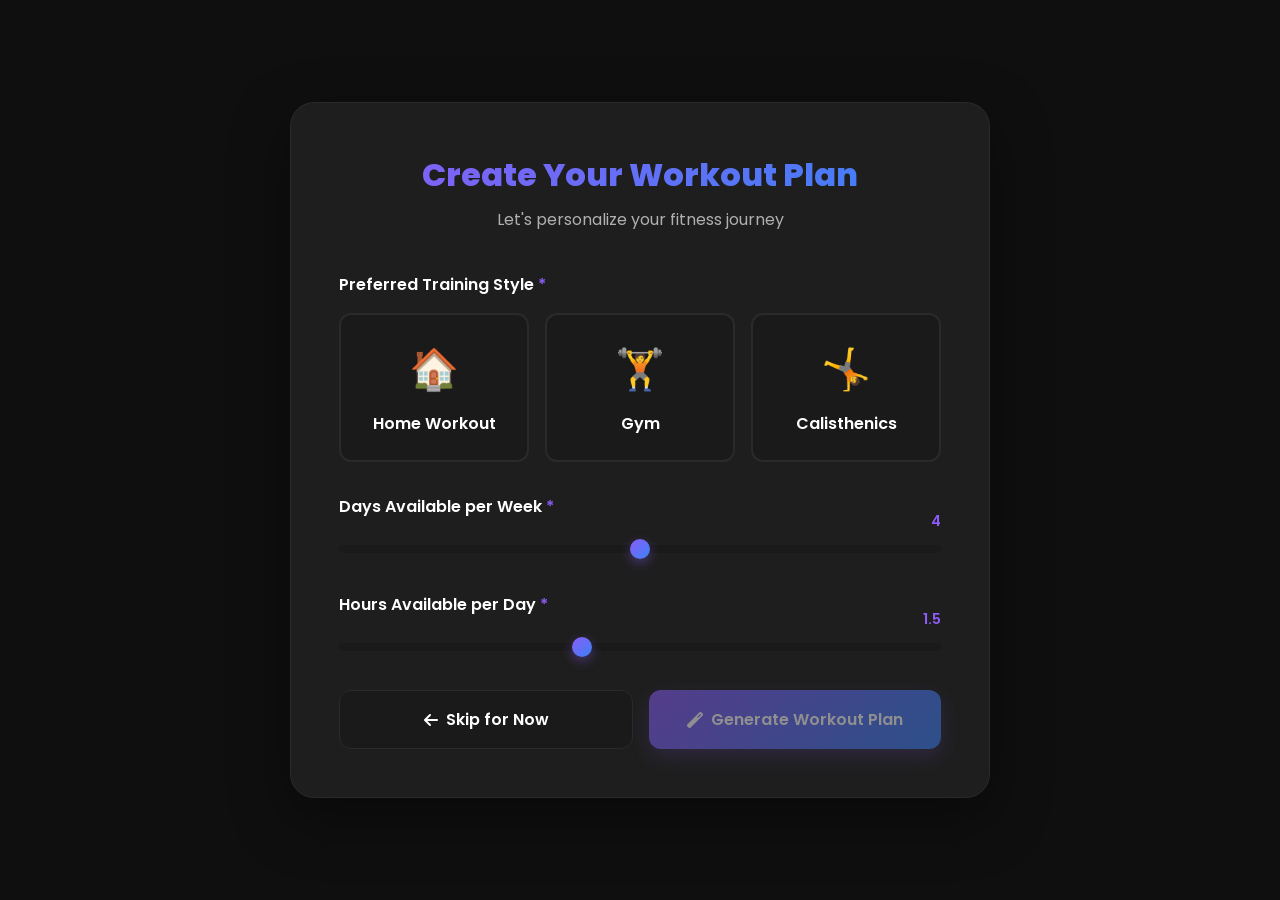
<file: frontend/Hacking/Workout_initilization/workoutinit.html>
<!DOCTYPE html>
<html lang="en">
<head>
    <meta charset="UTF-8">
    <meta name="viewport" content="width=device-width, initial-scale=1.0">
    <title>Fitnus - Workout Setup</title>
    <link rel="stylesheet" href="https://cdnjs.cloudflare.com/ajax/libs/font-awesome/6.4.0/css/all.min.css">
    <link href="https://fonts.googleapis.com/css2?family=Poppins:wght@300;400;500;600;700;800&display=swap" rel="stylesheet">
    <style>
        /* Page fade-in */
        body {
            animation: fadeIn 0.5s ease-in-out;
        }

        @keyframes fadeIn {
            from {
                opacity: 0;
                transform: translateY(10px);
            }
            to {
                opacity: 1;
                transform: translateY(0);
            }
        }

        :root {
            --bg-primary: #0f0f0f;
            --bg-secondary: #1a1a1a;
            --bg-card: #1e1e1e;
            --text-primary: #ffffff;
            --text-secondary: #b0b0b0;
            --accent-purple: #8b5cf6;
            --accent-blue: #3b82f6;
            --accent-gradient: linear-gradient(135deg, #8b5cf6 0%, #3b82f6 100%);
            --border-color: #2a2a2a;
            --shadow: rgba(0, 0, 0, 0.5);
            --shadow-lg: 0 20px 60px rgba(0, 0, 0, 0.4);
        }

        * {
            margin: 0;
            padding: 0;
            box-sizing: border-box;
        }

        body {
            font-family: 'Poppins', sans-serif;
            background-color: var(--bg-primary);
            color: var(--text-primary);
            min-height: 100vh;
            display: flex;
            align-items: center;
            justify-content: center;
            padding: 2rem;
        }

        .init-container {
            background: var(--bg-card);
            border-radius: 24px;
            padding: 3rem;
            max-width: 700px;
            width: 100%;
            border: 1px solid var(--border-color);
            box-shadow: var(--shadow-lg);
        }

        .init-header {
            text-align: center;
            margin-bottom: 2.5rem;
        }

        .init-header h1 {
            font-size: 2rem;
            font-weight: 800;
            background: var(--accent-gradient);
            -webkit-background-clip: text;
            -webkit-text-fill-color: transparent;
            background-clip: text;
            margin-bottom: 0.5rem;
        }

        .init-header p {
            color: var(--text-secondary);
            font-size: 1rem;
        }

        .form-section {
            margin-bottom: 2rem;
        }

        .form-label {
            font-size: 1rem;
            font-weight: 600;
            color: var(--text-primary);
            margin-bottom: 1rem;
            display: block;
        }

        .form-label .required {
            color: var(--accent-purple);
        }

        .training-style-options {
            display: grid;
            grid-template-columns: repeat(3, 1fr);
            gap: 1rem;
            margin-bottom: 1rem;
        }

        .style-option {
            background: var(--bg-secondary);
            border: 2px solid var(--border-color);
            border-radius: 12px;
            padding: 1.5rem;
            cursor: pointer;
            transition: all 0.3s ease;
            text-align: center;
        }

        .style-option:hover {
            border-color: var(--accent-purple);
            transform: translateY(-2px);
        }

        .style-option.selected {
            border-color: var(--accent-purple);
            background: linear-gradient(135deg, rgba(139, 92, 246, 0.2) 0%, rgba(59, 130, 246, 0.2) 100%);
            box-shadow: 0 0 0 3px rgba(139, 92, 246, 0.2);
        }

        .style-option.selected::after {
            content: '✓';
            position: absolute;
            top: 0.5rem;
            right: 0.5rem;
            width: 24px;
            height: 24px;
            background: var(--accent-gradient);
            border-radius: 50%;
            display: flex;
            align-items: center;
            justify-content: center;
            font-size: 0.75rem;
            color: white;
            font-weight: bold;
        }

        .style-option {
            position: relative;
        }

        .style-option-icon {
            font-size: 2.5rem;
            margin-bottom: 0.75rem;
        }

        .style-option-name {
            font-size: 1rem;
            font-weight: 600;
        }

        .input-group {
            margin-bottom: 1.5rem;
        }

        .input-field {
            width: 100%;
            padding: 1rem;
            background: var(--bg-secondary);
            border: 1px solid var(--border-color);
            border-radius: 12px;
            color: var(--text-primary);
            font-size: 1rem;
            font-family: 'Poppins', sans-serif;
            transition: all 0.3s ease;
        }

        .input-field:focus {
            outline: none;
            border-color: var(--accent-purple);
            box-shadow: 0 0 0 3px rgba(139, 92, 246, 0.1);
        }

        .slider-container {
            position: relative;
            margin-top: 1rem;
        }

        .slider {
            width: 100%;
            height: 8px;
            border-radius: 4px;
            background: var(--bg-secondary);
            outline: none;
            -webkit-appearance: none;
            appearance: none;
            cursor: pointer;
        }

        .slider::-webkit-slider-thumb {
            -webkit-appearance: none;
            appearance: none;
            width: 20px;
            height: 20px;
            border-radius: 50%;
            background: var(--accent-gradient);
            cursor: pointer;
            box-shadow: 0 4px 12px rgba(139, 92, 246, 0.4);
        }

        .slider::-moz-range-thumb {
            width: 20px;
            height: 20px;
            border-radius: 50%;
            background: var(--accent-gradient);
            cursor: pointer;
            border: none;
            box-shadow: 0 4px 12px rgba(139, 92, 246, 0.4);
        }

        .slider-value {
            position: absolute;
            right: 0;
            top: -24px;
            color: var(--accent-purple);
            font-weight: 600;
            font-size: 0.9rem;
        }

        .workout-preview {
            background: var(--bg-secondary);
            border-radius: 12px;
            padding: 1.5rem;
            margin-top: 2rem;
            border: 1px solid var(--border-color);
            display: none;
        }

        .workout-preview.active {
            display: block;
        }

        .workout-preview-header {
            display: flex;
            justify-content: space-between;
            align-items: center;
            margin-bottom: 1rem;
        }

        .workout-preview-title {
            font-size: 1.1rem;
            font-weight: 700;
            color: var(--accent-purple);
        }

        .workout-preview-subtitle {
            font-size: 0.85rem;
            color: var(--text-secondary);
            margin-bottom: 1rem;
        }

        .workout-day {
            background: var(--bg-card);
            border-radius: 8px;
            padding: 1rem;
            margin-bottom: 0.75rem;
            border: 1px solid var(--border-color);
        }

        .workout-day-header {
            font-weight: 600;
            margin-bottom: 0.5rem;
            color: var(--text-primary);
        }

        .workout-exercises {
            list-style: none;
            padding-left: 0;
        }

        .workout-exercises li {
            color: var(--text-secondary);
            font-size: 0.9rem;
            padding: 0.25rem 0;
            display: flex;
            align-items: center;
            gap: 0.5rem;
        }

        .workout-exercises li i {
            color: var(--accent-purple);
            font-size: 0.75rem;
        }

        .action-buttons {
            display: flex;
            gap: 1rem;
            margin-top: 2rem;
        }

        .btn {
            flex: 1;
            padding: 1rem 2rem;
            border: none;
            border-radius: 12px;
            font-size: 1rem;
            font-weight: 600;
            cursor: pointer;
            transition: all 0.3s ease;
            font-family: 'Poppins', sans-serif;
            display: flex;
            align-items: center;
            justify-content: center;
            gap: 0.5rem;
        }

        .btn-primary {
            background: var(--accent-gradient);
            color: white;
            box-shadow: 0 8px 20px rgba(139, 92, 246, 0.3);
        }

        .btn-primary:hover {
            transform: translateY(-2px);
            box-shadow: 0 12px 30px rgba(139, 92, 246, 0.4);
        }

        .btn-primary:disabled {
            opacity: 0.5;
            cursor: not-allowed;
            transform: none;
        }

        .btn-secondary {
            background: var(--bg-secondary);
            color: var(--text-primary);
            border: 1px solid var(--border-color);
        }

        .btn-secondary:hover {
            background: var(--bg-card);
            border-color: var(--accent-purple);
        }

        @media (max-width: 768px) {
            .training-style-options {
                grid-template-columns: 1fr;
            }

            .init-container {
                padding: 2rem 1.5rem;
            }
        }
    </style>
</head>
<body>
    <div class="init-container">
        <div class="init-header">
            <h1>Create Your Workout Plan</h1>
            <p>Let's personalize your fitness journey</p>
        </div>

        <form id="workoutInitForm">
            <!-- Training Style -->
            <div class="form-section">
                <label class="form-label">
                    Preferred Training Style <span class="required">*</span>
                </label>
                <div class="training-style-options">
                    <div class="style-option" data-style="home">
                        <div class="style-option-icon">🏠</div>
                        <div class="style-option-name">Home Workout</div>
                    </div>
                    <div class="style-option" data-style="gym">
                        <div class="style-option-icon">🏋️</div>
                        <div class="style-option-name">Gym</div>
                    </div>
                    <div class="style-option" data-style="calisthenics">
                        <div class="style-option-icon">🤸</div>
                        <div class="style-option-name">Calisthenics</div>
                    </div>
                </div>
            </div>

            <!-- Days per Week -->
            <div class="form-section">
                <label class="form-label">
                    Days Available per Week <span class="required">*</span>
                </label>
                <div class="input-group">
                    <div class="slider-container">
                        <input type="range" min="1" max="7" value="4" class="slider" id="daysPerWeek">
                        <span class="slider-value" id="daysPerWeekValue">4</span>
                    </div>
                </div>
            </div>

            <!-- Hours per Day -->
            <div class="form-section">
                <label class="form-label">
                    Hours Available per Day <span class="required">*</span>
                </label>
                <div class="input-group">
                    <div class="slider-container">
                        <input type="range" min="0.5" max="3" step="0.5" value="1.5" class="slider" id="hoursPerDay">
                        <span class="slider-value" id="hoursPerDayValue">1.5</span>
                    </div>
                </div>
            </div>

            <!-- Workout Preview -->
            <div class="workout-preview" id="workoutPreview">
                <div class="workout-preview-header">
                    <div>
                        <div class="workout-preview-title">Your Personalized Workout Plan</div>
                        <div class="workout-preview-subtitle">Generated by Claude AI</div>
                    </div>
                </div>
                <div id="workoutPlanContent">
                    <!-- Workout plan will be generated here -->
                </div>
            </div>

            <!-- Action Buttons -->
            <div class="action-buttons">
                <button type="button" class="btn btn-secondary" id="skipBtn">
                    <i class="fas fa-arrow-left"></i>
                    Skip for Now
                </button>
                <button type="submit" class="btn btn-primary" id="generateBtn" disabled>
                    <i class="fas fa-magic"></i>
                    Generate Workout Plan
                </button>
            </div>
        </form>
    </div>

    <script>
        let selectedStyles = [];
        let daysPerWeek = 4;
        let hoursPerDay = 1.5;

        // Training style selection (multiple allowed)
        document.querySelectorAll('.style-option').forEach(option => {
            option.addEventListener('click', () => {
                const style = option.dataset.style;
                
                if (option.classList.contains('selected')) {
                    // Deselect
                    option.classList.remove('selected');
                    selectedStyles = selectedStyles.filter(s => s !== style);
                } else {
                    // Select
                    option.classList.add('selected');
                    selectedStyles.push(style);
                }
                
                checkFormValidity();
            });
        });

        // Days per week slider
        const daysSlider = document.getElementById('daysPerWeek');
        const daysValue = document.getElementById('daysPerWeekValue');
        daysSlider.addEventListener('input', () => {
            daysPerWeek = parseInt(daysSlider.value);
            daysValue.textContent = daysPerWeek;
            checkFormValidity();
        });

        // Hours per day slider
        const hoursSlider = document.getElementById('hoursPerDay');
        const hoursValue = document.getElementById('hoursPerDayValue');
        hoursSlider.addEventListener('input', () => {
            hoursPerDay = parseFloat(hoursSlider.value);
            hoursValue.textContent = hoursPerDay;
            checkFormValidity();
        });

        function checkFormValidity() {
            const generateBtn = document.getElementById('generateBtn');
            if (selectedStyles.length > 0 && daysPerWeek && hoursPerDay) {
                generateBtn.disabled = false;
            } else {
                generateBtn.disabled = true;
            }
        }

        // Generate workout plan
        function generateWorkoutPlan() {
            const workoutPlanContent = document.getElementById('workoutPlanContent');
            workoutPlanContent.innerHTML = '';

            // Workout templates based on training style
            const workoutTemplates = {
                home: {
                    exercises: [
                        { name: 'Push-ups', sets: 3, reps: 12 },
                        { name: 'Squats', sets: 3, reps: 15 },
                        { name: 'Planks', sets: 3, reps: '60s' },
                        { name: 'Lunges', sets: 3, reps: 12 },
                        { name: 'Burpees', sets: 3, reps: 10 },
                        { name: 'Mountain Climbers', sets: 3, reps: 20 }
                    ]
                },
                gym: {
                    exercises: [
                        { name: 'Bench Press', sets: 4, reps: 8 },
                        { name: 'Squats', sets: 4, reps: 10 },
                        { name: 'Deadlifts', sets: 3, reps: 6 },
                        { name: 'Pull-ups', sets: 3, reps: 8 },
                        { name: 'Overhead Press', sets: 3, reps: 10 },
                        { name: 'Barbell Rows', sets: 3, reps: 10 }
                    ]
                },
                calisthenics: {
                    exercises: [
                        { name: 'Pull-ups', sets: 4, reps: 8 },
                        { name: 'Dips', sets: 3, reps: 12 },
                        { name: 'Pistol Squats', sets: 3, reps: 8 },
                        { name: 'Handstand Push-ups', sets: 3, reps: 5 },
                        { name: 'Muscle-ups', sets: 3, reps: 5 },
                        { name: 'L-sit Hold', sets: 3, reps: '30s' }
                    ]
                }
            };

            // Combine exercises from all selected styles
            let allExercises = [];
            selectedStyles.forEach(style => {
                if (workoutTemplates[style]) {
                    allExercises = allExercises.concat(workoutTemplates[style].exercises);
                }
            });

            // Remove duplicates based on exercise name
            const uniqueExercises = [];
            const seenNames = new Set();
            allExercises.forEach(exercise => {
                if (!seenNames.has(exercise.name)) {
                    seenNames.add(exercise.name);
                    uniqueExercises.push(exercise);
                }
            });

            const dayNames = ['Monday', 'Tuesday', 'Wednesday', 'Thursday', 'Friday', 'Saturday', 'Sunday'];
            let exerciseIndex = 0;

            for (let day = 0; day < daysPerWeek; day++) {
                const dayElement = document.createElement('div');
                dayElement.className = 'workout-day';
                
                const dayHeader = document.createElement('div');
                dayHeader.className = 'workout-day-header';
                dayHeader.textContent = dayNames[day];
                dayElement.appendChild(dayHeader);

                const exercisesList = document.createElement('ul');
                exercisesList.className = 'workout-exercises';

                // Distribute exercises across days
                const exercisesForDay = Math.ceil(uniqueExercises.length / daysPerWeek);
                for (let i = 0; i < exercisesForDay && exerciseIndex < uniqueExercises.length; i++) {
                    const exercise = uniqueExercises[exerciseIndex];
                    const li = document.createElement('li');
                    li.innerHTML = `
                        <i class="fas fa-dumbbell"></i>
                        <span>${exercise.name} - ${exercise.sets} sets x ${exercise.reps} reps</span>
                    `;
                    exercisesList.appendChild(li);
                    exerciseIndex++;
                }

                dayElement.appendChild(exercisesList);
                workoutPlanContent.appendChild(dayElement);
            }

            // Show preview
            document.getElementById('workoutPreview').classList.add('active');
        }

        // Form submission
        document.getElementById('workoutInitForm').addEventListener('submit', (e) => {
            e.preventDefault();
            
            if (selectedStyles.length === 0) {
                alert('Please select at least one training style');
                return;
            }

            generateWorkoutPlan();

            // Update generate button
            const generateBtn = document.getElementById('generateBtn');
            generateBtn.innerHTML = '<i class="fas fa-check"></i> Continue to Workout';
            generateBtn.onclick = () => {
                // Save workout plan to localStorage and mark initialized
                const workoutPlan = {
                    styles: selectedStyles,
                    daysPerWeek: daysPerWeek,
                    hoursPerDay: hoursPerDay,
                    generatedAt: new Date().toISOString()
                };
                localStorage.setItem('workoutPlan', JSON.stringify(workoutPlan));
                markWorkoutInitialized(workoutPlan);

                // Navigate to workout.html
                window.location.href = 'workout.html';
            };
        });

        // Skip button
        document.getElementById('skipBtn').addEventListener('click', () => {
            window.location.href = 'workout.html';
        });

        // Mark initialized and placeholder backend save
        function markWorkoutInitialized(workoutPlan) {
            localStorage.setItem('workoutInitialized', 'true');

            // Placeholder for backend persistence
            // Replace URL with real endpoint when available
            fetch('http://localhost:8000/api/init-workout', {
                method: 'POST',
                headers: { 'Content-Type': 'application/json' },
                body: JSON.stringify(workoutPlan)
            }).catch(err => {
                console.warn('Workout init save failed (placeholder):', err);
            });
        }
    </script>
</body>
</html>
</file>
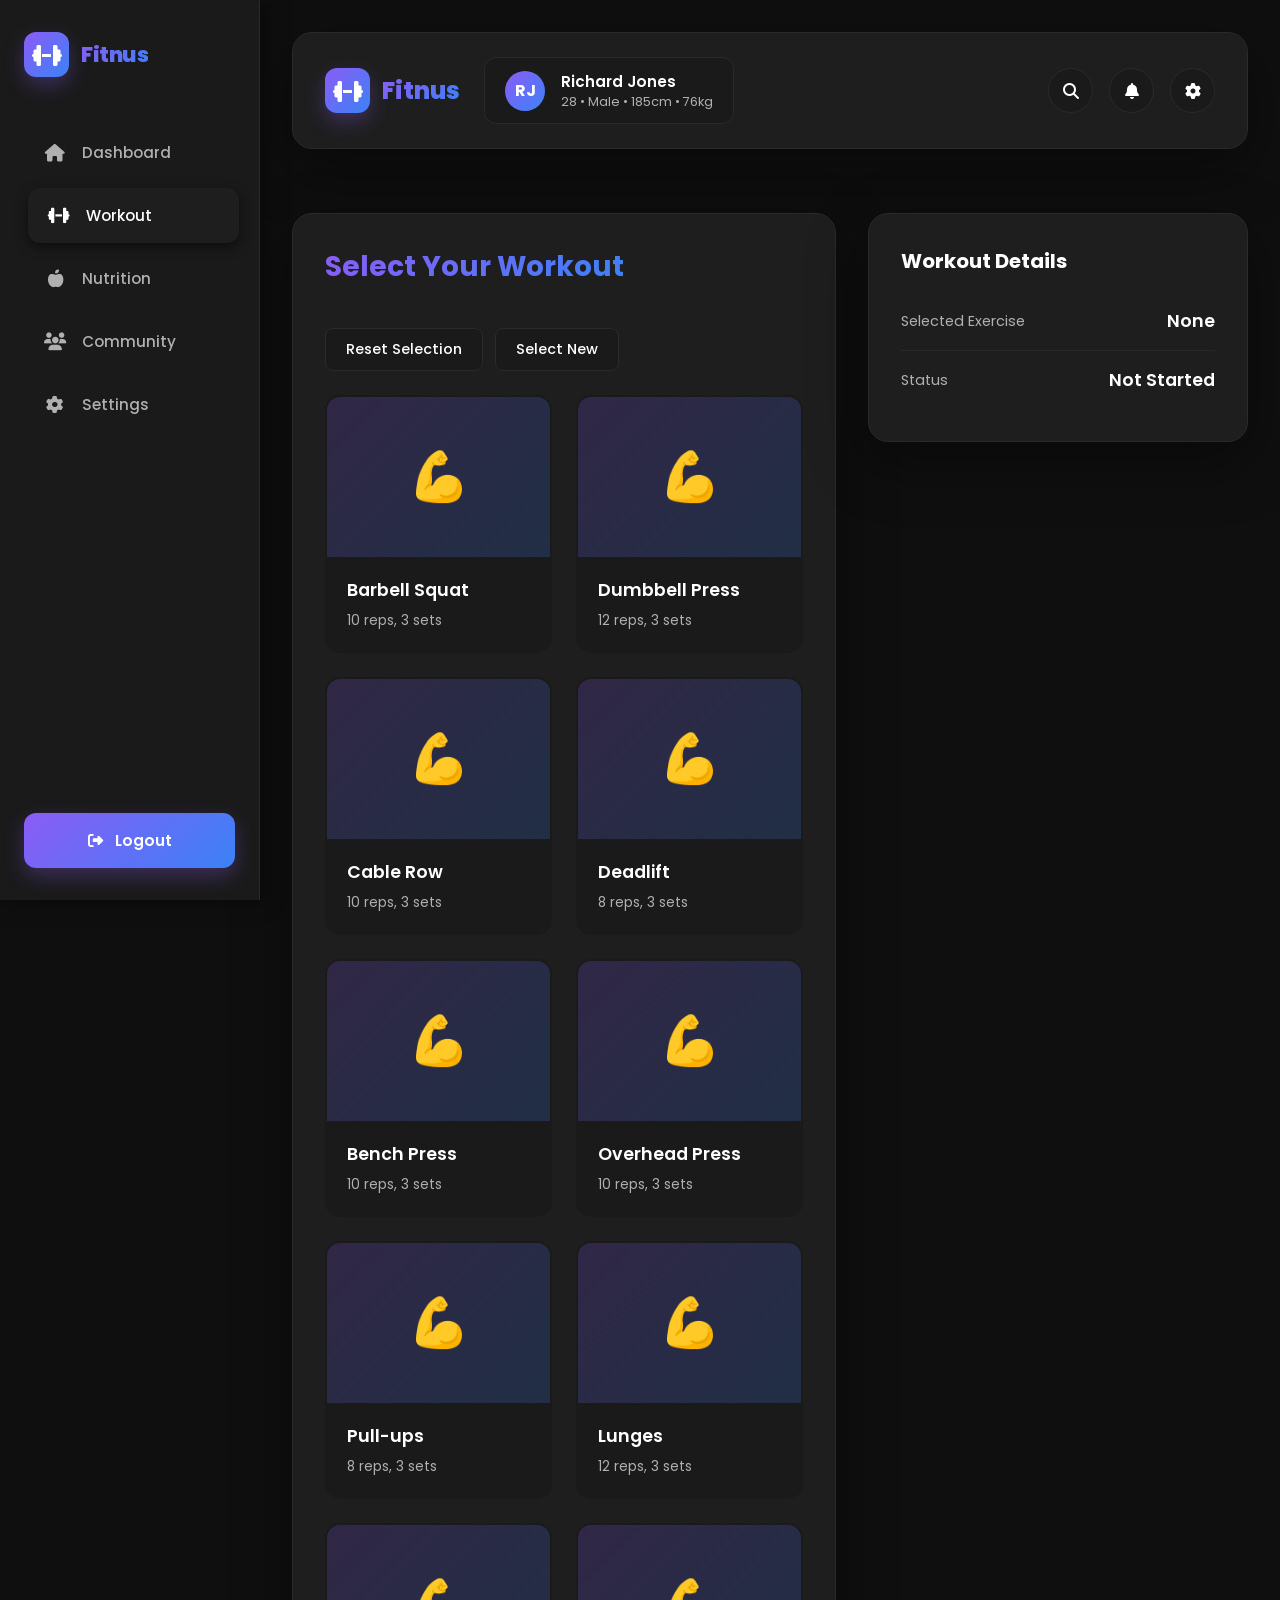
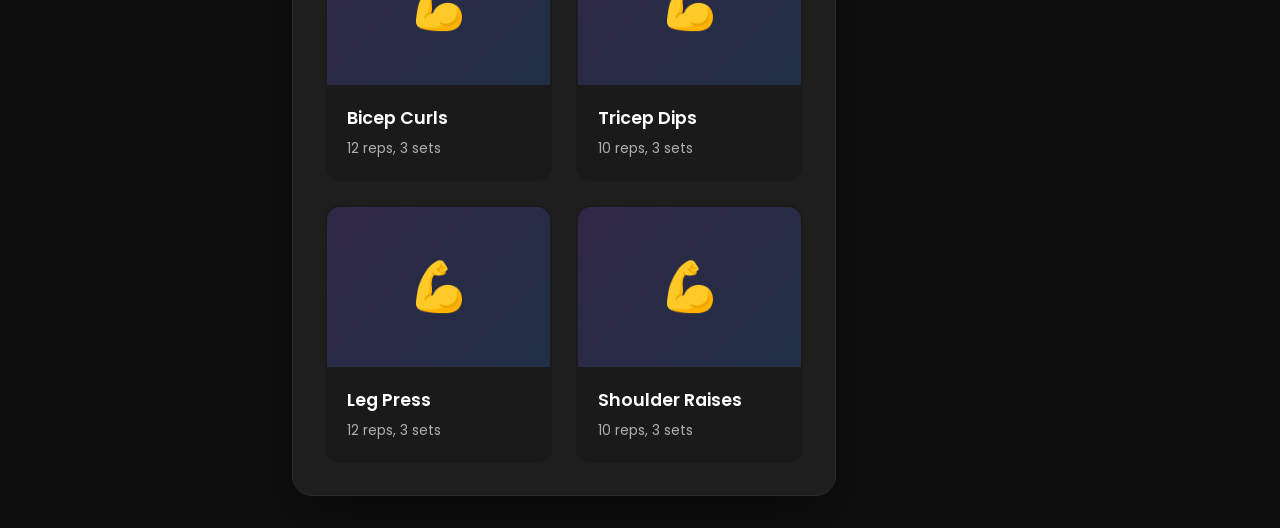
<file: frontend/Hacking/Workout_initilization/workoutstart.html>
<!DOCTYPE html>
<html lang="en">
<head>
    <meta charset="UTF-8">
    <meta name="viewport" content="width=device-width, initial-scale=1.0">
    <title>Fitnus - Workout Dashboard</title>
    <link rel="stylesheet" href="https://cdnjs.cloudflare.com/ajax/libs/font-awesome/6.4.0/css/all.min.css">
    <link href="https://fonts.googleapis.com/css2?family=Poppins:wght@300;400;500;600;700;800&display=swap" rel="stylesheet">
    <style>
        :root {
            --bg-primary: #0f0f0f;
            --bg-secondary: #1a1a1a;
            --bg-card: #1e1e1e;
            --text-primary: #ffffff;
            --text-secondary: #b0b0b0;
            --accent-purple: #8b5cf6;
            --accent-blue: #3b82f6;
            --accent-gradient: linear-gradient(135deg, #8b5cf6 0%, #3b82f6 100%);
            --border-color: #2a2a2a;
            --shadow: rgba(0, 0, 0, 0.5);
            --shadow-lg: 0 20px 60px rgba(0, 0, 0, 0.4);
        }

        * {
            margin: 0;
            padding: 0;
            box-sizing: border-box;
        }

        body {
            font-family: 'Poppins', sans-serif;
            background-color: var(--bg-primary);
            color: var(--text-primary);
            min-height: 100vh;
            overflow-x: hidden;
            animation: fadeIn 0.5s ease-in-out;
        }

        @keyframes fadeIn {
            from {
                opacity: 0;
                transform: translateY(10px);
            }
            to {
                opacity: 1;
                transform: translateY(0);
            }
        }

        .container {
            display: flex;
            min-height: 100vh;
        }

        /* Sidebar */
        .sidebar {
            width: 260px;
            background-color: var(--bg-secondary);
            padding: 2rem 1.5rem;
            display: flex;
            flex-direction: column;
            border-right: 1px solid var(--border-color);
            position: fixed;
            height: 100vh;
            overflow-y: auto;
            transition: all 0.3s ease;
            z-index: 1000;
            box-shadow: 2px 0 20px var(--shadow);
        }

        .sidebar .logo {
            display: flex;
            align-items: center;
            gap: 0.75rem;
            margin-bottom: 3rem;
        }

        .sidebar .logo-icon {
            width: 45px;
            height: 45px;
            background: var(--accent-gradient);
            border-radius: 12px;
            display: flex;
            align-items: center;
            justify-content: center;
            font-size: 1.5rem;
            color: white;
            box-shadow: 0 8px 20px rgba(139, 92, 246, 0.3);
        }

        .sidebar .logo-text {
            font-size: 1.35rem;
            font-weight: 800;
            background: var(--accent-gradient);
            -webkit-background-clip: text;
            -webkit-text-fill-color: transparent;
            background-clip: text;
            letter-spacing: -0.5px;
        }

        .nav-menu {
            list-style: none;
            flex: 1;
        }

        .nav-item {
            margin-bottom: 0.5rem;
        }

        .nav-link {
            display: flex;
            align-items: center;
            gap: 1rem;
            padding: 1rem 1.25rem;
            color: var(--text-secondary);
            text-decoration: none;
            border-radius: 12px;
            transition: all 0.3s ease;
            font-weight: 500;
            font-size: 0.95rem;
        }

        .nav-link:hover,
        .nav-link.active {
            background: var(--bg-card);
            color: var(--text-primary);
            transform: translateX(4px);
            box-shadow: 0 4px 12px var(--shadow);
        }

        .nav-link i {
            width: 22px;
            text-align: center;
            font-size: 1.1rem;
        }

        .logout-btn {
            margin-top: auto;
            padding: 1rem 1.5rem;
            background: var(--accent-gradient);
            color: white;
            border: none;
            border-radius: 12px;
            font-weight: 600;
            cursor: pointer;
            display: flex;
            align-items: center;
            justify-content: center;
            gap: 0.75rem;
            transition: all 0.3s ease;
            font-size: 0.95rem;
            box-shadow: 0 8px 20px rgba(139, 92, 246, 0.3);
            font-family: 'Poppins', sans-serif;
        }

        .logout-btn:hover {
            transform: translateY(-2px);
            box-shadow: 0 12px 30px rgba(139, 92, 246, 0.4);
        }

        /* Header */
        .header {
            background: var(--bg-card);
            border-radius: 20px;
            padding: 1.5rem 2rem;
            margin-bottom: 2rem;
            border: 1px solid var(--border-color);
            box-shadow: var(--shadow-lg);
            display: flex;
            justify-content: space-between;
            align-items: center;
            flex-wrap: wrap;
            gap: 1.5rem;
        }

        .content-wrapper {
            flex: 1;
            margin-left: 260px;
            padding: 2rem;
            display: flex;
            flex-direction: column;
            gap: 2rem;
        }

        .header-left {
            display: flex;
            align-items: center;
            gap: 1.5rem;
        }

        .logo {
            display: flex;
            align-items: center;
            gap: 0.75rem;
        }

        .logo-icon {
            width: 45px;
            height: 45px;
            background: var(--accent-gradient);
            border-radius: 12px;
            display: flex;
            align-items: center;
            justify-content: center;
            font-size: 1.5rem;
            color: white;
            box-shadow: 0 8px 20px rgba(139, 92, 246, 0.3);
        }

        .logo-text {
            font-size: 1.5rem;
            font-weight: 800;
            background: var(--accent-gradient);
            -webkit-background-clip: text;
            -webkit-text-fill-color: transparent;
            background-clip: text;
        }

        .user-summary {
            display: flex;
            align-items: center;
            gap: 1rem;
            padding: 0.75rem 1.25rem;
            background: var(--bg-secondary);
            border-radius: 12px;
            border: 1px solid var(--border-color);
        }

        .user-avatar {
            width: 40px;
            height: 40px;
            border-radius: 50%;
            background: var(--accent-gradient);
            display: flex;
            align-items: center;
            justify-content: center;
            font-weight: 700;
            color: white;
        }

        .user-info {
            display: flex;
            flex-direction: column;
        }

        .user-name {
            font-weight: 600;
            font-size: 0.95rem;
        }

        .user-stats {
            font-size: 0.8rem;
            color: var(--text-secondary);
        }

        .header-right {
            display: flex;
            align-items: center;
            gap: 1rem;
        }

        .icon-btn {
            width: 45px;
            height: 45px;
            border-radius: 50%;
            background: var(--bg-secondary);
            border: 1px solid var(--border-color);
            display: flex;
            align-items: center;
            justify-content: center;
            cursor: pointer;
            color: var(--text-primary);
            transition: all 0.3s ease;
            position: relative;
        }

        .icon-btn:hover {
            background: var(--accent-gradient);
            transform: scale(1.1);
        }

        /* Main Content */
        .main-content {
            display: flex;
            flex-direction: column;
            gap: 2rem;
        }

        .content-area {
            display: grid;
            grid-template-columns: 1fr 380px;
            gap: 2rem;
            width: 100%;
        }

        .section-title {
            font-size: 1.75rem;
            font-weight: 700;
            margin-bottom: 1.5rem;
            background: var(--accent-gradient);
            -webkit-background-clip: text;
            -webkit-text-fill-color: transparent;
            background-clip: text;
        }

        /* Exercise Catalogue */
        .exercise-catalogue {
            background: var(--bg-card);
            border-radius: 20px;
            padding: 2rem;
            border: 1px solid var(--border-color);
            box-shadow: var(--shadow-lg);
        }

        .catalogue-header {
            display: flex;
            justify-content: space-between;
            align-items: center;
            margin-bottom: 1.5rem;
            flex-wrap: wrap;
            gap: 1rem;
        }

        .catalogue-controls {
            display: flex;
            gap: 0.75rem;
        }

        .control-btn {
            padding: 0.625rem 1.25rem;
            background: var(--bg-secondary);
            border: 1px solid var(--border-color);
            border-radius: 8px;
            color: var(--text-primary);
            font-size: 0.9rem;
            font-weight: 500;
            cursor: pointer;
            transition: all 0.3s ease;
            font-family: 'Poppins', sans-serif;
        }

        .control-btn:hover {
            background: var(--accent-gradient);
            border-color: transparent;
        }

        .exercise-grid {
            display: grid;
            grid-template-columns: repeat(auto-fill, minmax(200px, 1fr));
            gap: 1.5rem;
        }

        .exercise-card {
            background: var(--bg-secondary);
            border-radius: 15px;
            overflow: hidden;
            cursor: pointer;
            transition: all 0.3s ease;
            border: 2px solid transparent;
            position: relative;
        }

        .exercise-card:hover {
            transform: translateY(-4px);
            box-shadow: 0 8px 20px var(--shadow);
        }

        .exercise-card.selected {
            border-color: var(--accent-purple);
            box-shadow: 0 0 0 3px rgba(139, 92, 246, 0.2);
        }

        .exercise-image {
            width: 100%;
            height: 160px;
            background: linear-gradient(135deg, rgba(139, 92, 246, 0.2) 0%, rgba(59, 130, 246, 0.2) 100%);
            display: flex;
            align-items: center;
            justify-content: center;
            position: relative;
            overflow: hidden;
        }

        .exercise-image img {
            width: 100%;
            height: 100%;
            object-fit: cover;
        }

        .exercise-placeholder {
            font-size: 3rem;
            color: var(--text-secondary);
        }

        .exercise-content {
            padding: 1.25rem;
        }

        .exercise-name {
            font-size: 1.1rem;
            font-weight: 600;
            margin-bottom: 0.5rem;
        }

        .exercise-details {
            font-size: 0.85rem;
            color: var(--text-secondary);
        }

        .selected-badge {
            position: absolute;
            top: 10px;
            right: 10px;
            background: var(--accent-gradient);
            color: white;
            padding: 0.375rem 0.75rem;
            border-radius: 20px;
            font-size: 0.75rem;
            font-weight: 600;
            display: none;
        }

        .exercise-card.selected .selected-badge {
            display: block;
        }

        /* Right Panel - Timer Section */
        .right-panel {
            display: flex;
            flex-direction: column;
            gap: 2rem;
        }

        .timer-section {
            background: var(--bg-card);
            border-radius: 20px;
            padding: 2.5rem;
            border: 1px solid var(--border-color);
            box-shadow: var(--shadow-lg);
            text-align: center;
        }

        .timer-header {
            font-size: 1.5rem;
            font-weight: 700;
            margin-bottom: 2rem;
            background: var(--accent-gradient);
            -webkit-background-clip: text;
            -webkit-text-fill-color: transparent;
            background-clip: text;
        }

        .timer-display {
            font-size: 4rem;
            font-weight: 800;
            font-variant-numeric: tabular-nums;
            margin: 2rem 0;
            color: var(--text-primary);
            font-family: 'Courier New', monospace;
            letter-spacing: 0.1em;
        }

        .timer-controls {
            display: flex;
            gap: 1rem;
            justify-content: center;
            margin-top: 2rem;
        }

        .timer-btn {
            padding: 1rem 2.5rem;
            border: none;
            border-radius: 12px;
            font-size: 1.1rem;
            font-weight: 600;
            cursor: pointer;
            transition: all 0.3s ease;
            font-family: 'Poppins', sans-serif;
            min-width: 140px;
        }

        .timer-btn.start {
            background: var(--accent-gradient);
            color: white;
            box-shadow: 0 8px 20px rgba(139, 92, 246, 0.3);
        }

        .timer-btn.start:hover {
            transform: translateY(-2px);
            box-shadow: 0 12px 30px rgba(139, 92, 246, 0.4);
        }

        .timer-btn.start:disabled {
            opacity: 0.5;
            cursor: not-allowed;
        }

        .timer-btn.reset {
            background: var(--bg-secondary);
            color: var(--text-primary);
            border: 1px solid var(--border-color);
        }

        .timer-btn.reset:hover {
            background: var(--bg-card);
            border-color: var(--accent-purple);
        }

        .timer-btn.stop {
            background: #ef4444;
            color: white;
        }

        .timer-btn.stop:hover {
            background: #dc2626;
            transform: translateY(-2px);
        }

        .timer-status {
            margin-top: 1.5rem;
            font-size: 0.9rem;
            color: var(--text-secondary);
        }

        .timer-status.active {
            color: #10b981;
        }

        .timer-section.hidden {
            display: none;
        }

        /* Timer Popup Modal */
        .timer-modal-overlay {
            display: none;
            position: fixed;
            top: 0;
            left: 0;
            right: 0;
            bottom: 0;
            background: rgba(0, 0, 0, 0.9);
            z-index: 3000;
            align-items: center;
            justify-content: center;
            padding: 2rem;
        }

        .timer-modal-overlay.active {
            display: flex;
        }

        .timer-modal {
            background: var(--bg-card);
            border-radius: 24px;
            padding: 3rem;
            max-width: 500px;
            width: 100%;
            border: 1px solid var(--border-color);
            box-shadow: var(--shadow-lg);
            position: relative;
            text-align: center;
        }

        .timer-modal-close {
            position: absolute;
            top: 1.5rem;
            right: 1.5rem;
            width: 36px;
            height: 36px;
            border-radius: 8px;
            background: var(--bg-secondary);
            border: 1px solid var(--border-color);
            color: var(--text-primary);
            cursor: pointer;
            display: flex;
            align-items: center;
            justify-content: center;
            transition: all 0.3s ease;
        }

        .timer-modal-close:hover {
            background: var(--accent-gradient);
            border-color: transparent;
        }

        .timer-modal-header {
            font-size: 1.75rem;
            font-weight: 700;
            margin-bottom: 2rem;
            background: var(--accent-gradient);
            -webkit-background-clip: text;
            -webkit-text-fill-color: transparent;
            background-clip: text;
        }

        .timer-modal-display {
            font-size: 5rem;
            font-weight: 800;
            font-variant-numeric: tabular-nums;
            margin: 2rem 0;
            color: var(--text-primary);
            font-family: 'Courier New', monospace;
            letter-spacing: 0.1em;
        }

        .timer-modal-controls {
            display: flex;
            gap: 1rem;
            justify-content: center;
            margin-top: 2rem;
        }

        .timer-modal-status {
            margin-top: 1.5rem;
            font-size: 0.9rem;
            color: var(--text-secondary);
        }

        .timer-modal-status.active {
            color: #10b981;
        }

        /* Workout Input Modal */
        .modal-overlay {
            display: none;
            position: fixed;
            top: 0;
            left: 0;
            right: 0;
            bottom: 0;
            background: rgba(0, 0, 0, 0.8);
            z-index: 2000;
            align-items: center;
            justify-content: center;
            padding: 2rem;
        }

        .modal-overlay.active {
            display: flex;
        }

        .workout-modal {
            background: var(--bg-card);
            border-radius: 20px;
            padding: 2.5rem;
            max-width: 600px;
            width: 100%;
            max-height: 90vh;
            overflow-y: auto;
            border: 1px solid var(--border-color);
            box-shadow: var(--shadow-lg);
            position: relative;
        }

        .modal-header {
            display: flex;
            justify-content: space-between;
            align-items: center;
            margin-bottom: 2rem;
        }

        .modal-title {
            font-size: 1.75rem;
            font-weight: 700;
            background: var(--accent-gradient);
            -webkit-background-clip: text;
            -webkit-text-fill-color: transparent;
            background-clip: text;
        }

        .modal-close {
            width: 36px;
            height: 36px;
            border-radius: 8px;
            background: var(--bg-secondary);
            border: 1px solid var(--border-color);
            color: var(--text-primary);
            cursor: pointer;
            display: flex;
            align-items: center;
            justify-content: center;
            transition: all 0.3s ease;
        }

        .modal-close:hover {
            background: var(--accent-gradient);
            border-color: transparent;
        }

        .workout-input-list {
            display: flex;
            flex-direction: column;
            gap: 1.5rem;
            margin-bottom: 2rem;
        }

        .workout-input-item {
            background: var(--bg-secondary);
            border-radius: 12px;
            padding: 1.5rem;
            border: 1px solid var(--border-color);
        }

        .workout-input-item-header {
            display: flex;
            align-items: center;
            gap: 0.75rem;
            margin-bottom: 1rem;
        }

        .workout-input-item-icon {
            width: 36px;
            height: 36px;
            background: var(--accent-gradient);
            border-radius: 8px;
            display: flex;
            align-items: center;
            justify-content: center;
            color: white;
        }

        .workout-input-item-name {
            font-size: 1.1rem;
            font-weight: 600;
            flex: 1;
        }

        .workout-input-fields {
            display: flex;
            flex-direction: column;
            gap: 1rem;
        }

        .input-group {
            display: flex;
            flex-direction: column;
            gap: 0.5rem;
        }

        .input-label {
            font-size: 0.85rem;
            color: var(--text-secondary);
            font-weight: 500;
        }

        .input-field {
            padding: 0.75rem;
            background: var(--bg-card);
            border: 1px solid var(--border-color);
            border-radius: 8px;
            color: var(--text-primary);
            font-size: 1rem;
            font-family: 'Poppins', sans-serif;
            transition: all 0.3s ease;
        }

        .input-field:focus {
            outline: none;
            border-color: var(--accent-purple);
            box-shadow: 0 0 0 3px rgba(139, 92, 246, 0.1);
        }

        .modal-actions {
            display: flex;
            gap: 1rem;
        }

        .modal-btn {
            flex: 1;
            padding: 1rem;
            border: none;
            border-radius: 12px;
            font-size: 1rem;
            font-weight: 600;
            cursor: pointer;
            transition: all 0.3s ease;
            font-family: 'Poppins', sans-serif;
        }

        .modal-btn.submit {
            background: var(--accent-gradient);
            color: white;
            box-shadow: 0 8px 20px rgba(139, 92, 246, 0.3);
        }

        .modal-btn.submit:hover {
            transform: translateY(-2px);
            box-shadow: 0 12px 30px rgba(139, 92, 246, 0.4);
        }

        .modal-btn.cancel {
            background: var(--bg-secondary);
            color: var(--text-primary);
            border: 1px solid var(--border-color);
        }

        .modal-btn.cancel:hover {
            background: var(--bg-card);
            border-color: var(--accent-purple);
        }

        /* Workout Info Card */
        .workout-info {
            background: var(--bg-card);
            border-radius: 20px;
            padding: 2rem;
            border: 1px solid var(--border-color);
            box-shadow: var(--shadow-lg);
        }

        .info-item {
            display: flex;
            justify-content: space-between;
            align-items: center;
            padding: 1rem 0;
            border-bottom: 1px solid var(--border-color);
        }

        .info-item:last-child {
            border-bottom: none;
        }

        .info-label {
            color: var(--text-secondary);
            font-size: 0.9rem;
        }

        .info-value {
            font-weight: 600;
            font-size: 1.1rem;
        }

        /* Responsive */
        @media (max-width: 1200px) {
            .content-area {
                grid-template-columns: 1fr;
            }

            .right-panel {
                order: -1;
            }
        }

        @media (max-width: 768px) {
            .sidebar {
                transform: translateX(-100%);
            }

            .sidebar.open {
                transform: translateX(0);
            }

            .content-wrapper {
                margin-left: 0;
                padding: 1rem;
            }

            .header {
                flex-direction: column;
                align-items: flex-start;
            }

            .exercise-grid {
                grid-template-columns: repeat(auto-fill, minmax(150px, 1fr));
            }

            .timer-display {
                font-size: 3rem;
            }

            .workout-input-fields {
                grid-template-columns: 1fr;
            }

            .modal-overlay {
                padding: 1rem;
            }

            .workout-modal {
                padding: 1.5rem;
            }
        }
    </style>
</head>
<body>
    <div class="container">
        <!-- Sidebar -->
        <aside class="sidebar" id="sidebar">
            <div class="logo">
                <div class="logo-icon">
                    <i class="fas fa-dumbbell"></i>
                </div>
                <div class="logo-text">Fitnus</div>
            </div>
            <nav>
                <ul class="nav-menu">
                    <li class="nav-item">
                        <a href="../Mainpage/index.html" class="nav-link">
                            <i class="fas fa-home"></i>
                            <span>Dashboard</span>
                        </a>
                    </li>
                    <li class="nav-item">
                        <a href="workout.html" class="nav-link active">
                            <i class="fas fa-dumbbell"></i>
                            <span>Workout</span>
                        </a>
                    </li>
                    <li class="nav-item">
                        <a href="../Nutrients/nutrients.html" class="nav-link">
                            <i class="fas fa-apple-alt"></i>
                            <span>Nutrition</span>
                        </a>
                    </li>
                    <li class="nav-item">
                        <a href="#" class="nav-link">
                            <i class="fas fa-users"></i>
                            <span>Community</span>
                        </a>
                    </li>
                    <li class="nav-item">
                        <a href="#" class="nav-link">
                            <i class="fas fa-cog"></i>
                            <span>Settings</span>
                        </a>
                    </li>
                </ul>
            </nav>
            <button class="logout-btn">
                <i class="fas fa-sign-out-alt"></i>
                <span>Logout</span>
            </button>
        </aside>

        <div class="content-wrapper">
            <!-- Header -->
            <header class="header">
            <div class="header-left">
                <div class="logo">
                    <div class="logo-icon">
                        <i class="fas fa-dumbbell"></i>
                    </div>
                    <div class="logo-text">Fitnus</div>
                </div>
                <div class="user-summary">
                    <div class="user-avatar">RJ</div>
                    <div class="user-info">
                        <div class="user-name">Richard Jones</div>
                        <div class="user-stats">28 • Male • 185cm • 76kg</div>
                    </div>
                </div>
            </div>
            <div class="header-right">
                <div class="icon-btn">
                    <i class="fas fa-search"></i>
                </div>
                <div class="icon-btn">
                    <i class="fas fa-bell"></i>
                </div>
                <div class="icon-btn">
                    <i class="fas fa-cog"></i>
                </div>
            </div>
        </header>

            <!-- Main Content -->
            <div class="content-area">
                <main class="main-content">
                    <div class="exercise-catalogue">
                        <div class="catalogue-header">
                            <h2 class="section-title">Select Your Workout</h2>
                            <div class="catalogue-controls">
                                <button class="control-btn" id="resetBtn">Reset Selection</button>
                                <button class="control-btn" id="selectNewBtn">Select New</button>
                            </div>
                        </div>
                        <div class="exercise-grid" id="exerciseGrid">
                            <!-- Exercise cards will be generated here -->
                        </div>
                    </div>
                </main>

                <!-- Right Panel -->
                <aside class="right-panel">
            <div class="workout-info">
                <h3 style="margin-bottom: 1rem; font-size: 1.25rem;">Workout Details</h3>
                <div class="info-item">
                    <span class="info-label">Selected Exercise</span>
                    <span class="info-value" id="selectedExercise">None</span>
                </div>
                <div class="info-item">
                    <span class="info-label">Status</span>
                    <span class="info-value" id="workoutStatus">Not Started</span>
                </div>
            </div>
                </aside>
            </div>
        </div>
    </div>

    <!-- Workout Input Modal -->
    <div class="modal-overlay" id="workoutModal">
        <div class="workout-modal">
            <div class="modal-header">
                <h2 class="modal-title" id="modalWorkoutTitle">Workout Details</h2>
                <button class="modal-close" id="closeModal">
                    <i class="fas fa-times"></i>
                </button>
            </div>
            <div class="workout-input-list" id="workoutInputList">
                <!-- Workout input items will be generated here -->
            </div>
            <div class="modal-actions">
                <button class="modal-btn cancel" id="cancelWorkout">Cancel</button>
                <button class="modal-btn submit" id="submitWorkout">Start Workout</button>
            </div>
        </div>
    </div>

    <!-- Timer Popup Modal -->
    <div class="timer-modal-overlay" id="timerModal">
        <div class="timer-modal">
            <button class="timer-modal-close" id="closeTimerModal">
                <i class="fas fa-times"></i>
            </button>
            <h2 class="timer-modal-header">WORKOUT TIMER</h2>
            <div class="timer-modal-display" id="timerModalDisplay">00:00:00</div>
            <div class="timer-modal-controls">
                <button class="timer-btn start" id="timerModalStartBtn">
                    <i class="fas fa-play"></i> START
                </button>
                <button class="timer-btn reset" id="timerModalResetBtn">
                    <i class="fas fa-redo"></i> RESET
                </button>
            </div>
            <div class="timer-modal-status" id="timerModalStatus">Ready to start</div>
        </div>
    </div>

    <script>
        // Exercise data with placeholder images
        const exercises = [
            { id: 1, name: 'Barbell Squat', details: '10 reps, 3 sets', image: 'https://images.unsplash.com/photo-1549060279-7e168fcee0c2?w=400&h=300&fit=crop' },
            { id: 2, name: 'Dumbbell Press', details: '12 reps, 3 sets', image: 'https://images.unsplash.com/photo-1571019613454-1cb2f99b2d8b?w=400&h=300&fit=crop' },
            { id: 3, name: 'Cable Row', details: '10 reps, 3 sets', image: 'https://images.unsplash.com/photo-1534438327276-14e5300c3a48?w=400&h=300&fit=crop' },
            { id: 4, name: 'Deadlift', details: '8 reps, 3 sets', image: 'https://images.unsplash.com/photo-1517836357463-d25dfeac3438?w=400&h=300&fit=crop' },
            { id: 5, name: 'Bench Press', details: '10 reps, 3 sets', image: 'https://images.unsplash.com/photo-1517836357463-d25dfeac3438?w=400&h=300&fit=crop' },
            { id: 6, name: 'Overhead Press', details: '10 reps, 3 sets', image: 'https://images.unsplash.com/photo-1549060279-7e168fcee0c2?w=400&h=300&fit=crop' },
            { id: 7, name: 'Pull-ups', details: '8 reps, 3 sets', image: 'https://images.unsplash.com/photo-1571019613454-1cb2f99b2d8b?w=400&h=300&fit=crop' },
            { id: 8, name: 'Lunges', details: '12 reps, 3 sets', image: 'https://images.unsplash.com/photo-1534438327276-14e5300c3a48?w=400&h=300&fit=crop' },
            { id: 9, name: 'Bicep Curls', details: '12 reps, 3 sets', image: 'https://images.unsplash.com/photo-1517836357463-d25dfeac3438?w=400&h=300&fit=crop' },
            { id: 10, name: 'Tricep Dips', details: '10 reps, 3 sets', image: 'https://images.unsplash.com/photo-1549060279-7e168fcee0c2?w=400&h=300&fit=crop' },
            { id: 11, name: 'Leg Press', details: '12 reps, 3 sets', image: 'https://images.unsplash.com/photo-1571019613454-1cb2f99b2d8b?w=400&h=300&fit=crop' },
            { id: 12, name: 'Shoulder Raises', details: '10 reps, 3 sets', image: 'https://images.unsplash.com/photo-1534438327276-14e5300c3a48?w=400&h=300&fit=crop' }
        ];

        let selectedExercise = null;
        let timerInterval = null;
        let timerSeconds = 0;
        let isRunning = false;

        // Generate exercise cards
        const exerciseGrid = document.getElementById('exerciseGrid');
        exercises.forEach(exercise => {
            const card = document.createElement('div');
            card.className = 'exercise-card';
            card.dataset.exerciseId = exercise.id;
            card.innerHTML = `
                <div class="selected-badge">SELECTED</div>
                <div class="exercise-image">
                    <img src="${exercise.image}" alt="${exercise.name}" onerror="this.parentElement.innerHTML='<div class=\\'exercise-placeholder\\'>💪</div>'">
                </div>
                <div class="exercise-content">
                    <div class="exercise-name">${exercise.name}</div>
                    <div class="exercise-details">${exercise.details}</div>
                </div>
            `;
            card.addEventListener('click', () => selectExercise(exercise));
            exerciseGrid.appendChild(card);
        });

        // Exercise selection
        function selectExercise(exercise) {
            // Remove previous selection
            document.querySelectorAll('.exercise-card').forEach(card => {
                card.classList.remove('selected');
            });

            // Select new exercise
            const card = document.querySelector(`[data-exercise-id="${exercise.id}"]`);
            card.classList.add('selected');
            selectedExercise = exercise;

            // Update workout info
            document.getElementById('selectedExercise').textContent = exercise.name;

            // Open workout input modal
            openWorkoutModal(exercise);
        }

        // Reset selection
        document.getElementById('resetBtn').addEventListener('click', () => {
            document.querySelectorAll('.exercise-card').forEach(card => {
                card.classList.remove('selected');
            });
            selectedExercise = null;
            document.getElementById('selectedExercise').textContent = 'None';
        });

        // Select new
        document.getElementById('selectNewBtn').addEventListener('click', () => {
            if (selectedExercise) {
                const cards = Array.from(document.querySelectorAll('.exercise-card'));
                const currentIndex = cards.findIndex(card => card.classList.contains('selected'));
                const nextIndex = (currentIndex + 1) % cards.length;
                cards[nextIndex].click();
            } else {
                document.querySelector('.exercise-card').click();
            }
        });

        // Timer functions
        function formatTime(seconds) {
            const hrs = Math.floor(seconds / 3600);
            const mins = Math.floor((seconds % 3600) / 60);
            const secs = seconds % 60;
            return `${String(hrs).padStart(2, '0')}:${String(mins).padStart(2, '0')}:${String(secs).padStart(2, '0')}`;
        }

        function updateTimer() {
            timerSeconds++;
            document.getElementById('timerModalDisplay').textContent = formatTime(timerSeconds);
        }

        // Modal functions
        function openWorkoutModal(exercise) {
            const modal = document.getElementById('workoutModal');
            const modalTitle = document.getElementById('modalWorkoutTitle');
            const inputList = document.getElementById('workoutInputList');

            modalTitle.textContent = exercise.name;
            inputList.innerHTML = '';

            // Parse default sets/reps from exercise details
            const detailsMatch = exercise.details.match(/(\d+)\s*reps?.*?(\d+)\s*sets?/i);
            let defaultReps = '10';
            let defaultSets = '3';

            if (detailsMatch) {
                defaultReps = detailsMatch[1];
                defaultSets = detailsMatch[2];
            }

            // Create input fields for the exercise
            const inputItem = document.createElement('div');
            inputItem.className = 'workout-input-item';
            inputItem.innerHTML = `
                <div class="workout-input-item-header">
                    <div class="workout-input-item-icon">
                        <i class="fas fa-dumbbell"></i>
                    </div>
                    <div class="workout-input-item-name">${exercise.name}</div>
                </div>
                <div class="workout-input-fields">
                    <div class="input-group">
                        <label class="input-label">Weight (kg)</label>
                        <input type="number" class="input-field" name="weight" value="0" min="0" step="0.5">
                    </div>
                    <div class="input-group">
                        <label class="input-label">Sets</label>
                        <input type="number" class="input-field" name="sets" placeholder="${defaultSets}" value="${defaultSets}" min="1" required>
                    </div>
                    <div class="input-group">
                        <label class="input-label">Reps</label>
                        <input type="number" class="input-field" name="reps" placeholder="${defaultReps}" value="${defaultReps}" min="1" required>
                    </div>
                </div>
            `;
            inputList.appendChild(inputItem);

            modal.classList.add('active');
        }

        function closeWorkoutModal() {
            document.getElementById('workoutModal').classList.remove('active');
        }

        // Close modal events
        document.getElementById('closeModal').addEventListener('click', closeWorkoutModal);
        document.getElementById('cancelWorkout').addEventListener('click', () => {
            closeWorkoutModal();
            // Deselect exercise
            document.querySelectorAll('.exercise-card').forEach(card => {
                card.classList.remove('selected');
            });
            selectedExercise = null;
            document.getElementById('selectedExercise').textContent = 'None';
        });

        // Close modal when clicking outside
        document.getElementById('workoutModal').addEventListener('click', (e) => {
            if (e.target.id === 'workoutModal') {
                closeWorkoutModal();
            }
        });

        // Submit workout - Send to backend
        document.getElementById('submitWorkout').addEventListener('click', async () => {
            const inputList = document.getElementById('workoutInputList');
            const inputItem = inputList.querySelector('.workout-input-item');
            
            if (!inputItem) {
                alert('Please fill in workout details');
                return;
            }

            const exerciseName = inputItem.querySelector('.workout-input-item-name').textContent;
            const weight = inputItem.querySelector('input[name="weight"]').value || '0';
            const sets = inputItem.querySelector('input[name="sets"]').value;
            const reps = inputItem.querySelector('input[name="reps"]').value;

            // Validate inputs (weight is optional, sets and reps are required)
            if (!sets || !reps) {
                alert('Please fill in sets and reps');
                return;
            }

            // Prepare workout data
            const workoutData = {
                exercise: exerciseName,
                weight: parseFloat(weight),
                sets: parseInt(sets),
                reps: parseInt(reps),
                timestamp: new Date().toISOString()
            };

            try {
                // Send to backend
                const response = await fetch('/api/workout', {
                    method: 'POST',
                    headers: {
                        'Content-Type': 'application/json',
                    },
                    body: JSON.stringify(workoutData)
                });

                if (!response.ok) {
                    throw new Error('Failed to save workout');
                }

                const result = await response.json();
                console.log('Workout saved:', result);

                // Close workout input modal
                closeWorkoutModal();

                // Show timer popup
                document.getElementById('timerModal').classList.add('active');
                document.getElementById('workoutStatus').textContent = 'Active';

            } catch (error) {
                console.error('Error saving workout:', error);
                // Still show timer even if backend fails (for development)
                alert('Workout data prepared. Backend connection failed, but continuing...');
                closeWorkoutModal();
                document.getElementById('timerModal').classList.add('active');
                document.getElementById('workoutStatus').textContent = 'Active';
            }
        });

        // Timer modal close
        document.getElementById('closeTimerModal').addEventListener('click', () => {
            // Pause timer if running
            if (isRunning) {
                clearInterval(timerInterval);
                isRunning = false;
            }
            document.getElementById('timerModal').classList.remove('active');
        });

        // Close timer modal when clicking outside
        document.getElementById('timerModal').addEventListener('click', (e) => {
            if (e.target.id === 'timerModal') {
                if (isRunning) {
                    clearInterval(timerInterval);
                    isRunning = false;
                }
                document.getElementById('timerModal').classList.remove('active');
            }
        });

        // Start button - CRITICAL: Timer only starts when this is pressed
        document.getElementById('timerModalStartBtn').addEventListener('click', () => {
            if (!isRunning) {
                isRunning = true;
                timerInterval = setInterval(updateTimer, 1000);
                document.getElementById('timerModalStartBtn').innerHTML = '<i class="fas fa-pause"></i> PAUSE';
                document.getElementById('timerModalStartBtn').classList.remove('start');
                document.getElementById('timerModalStartBtn').classList.add('stop');
                document.getElementById('timerModalStatus').textContent = 'Workout in progress';
                document.getElementById('timerModalStatus').classList.add('active');
                document.getElementById('workoutStatus').textContent = 'Active';
            } else {
                // Pause
                clearInterval(timerInterval);
                isRunning = false;
                document.getElementById('timerModalStartBtn').innerHTML = '<i class="fas fa-play"></i> START';
                document.getElementById('timerModalStartBtn').classList.remove('stop');
                document.getElementById('timerModalStartBtn').classList.add('start');
                document.getElementById('timerModalStatus').textContent = 'Paused';
                document.getElementById('timerModalStatus').classList.remove('active');
                document.getElementById('workoutStatus').textContent = 'Paused';
            }
        });

        // Reset button
        document.getElementById('timerModalResetBtn').addEventListener('click', () => {
            clearInterval(timerInterval);
            timerInterval = null;
            timerSeconds = 0;
            isRunning = false;
            document.getElementById('timerModalDisplay').textContent = '00:00:00';
            document.getElementById('timerModalStartBtn').innerHTML = '<i class="fas fa-play"></i> START';
            document.getElementById('timerModalStartBtn').classList.remove('stop');
            document.getElementById('timerModalStartBtn').classList.add('start');
            document.getElementById('timerModalStatus').textContent = 'Ready to start';
            document.getElementById('timerModalStatus').classList.remove('active');
            document.getElementById('workoutStatus').textContent = 'Ready to Start';
        });
    </script>
</body>
</html>
</file>
<file: frontend/Hacking/styles.css>
:root {
    /* Dark Mode Colors (Default) */
    --bg-primary: #0f0f0f;
    --bg-secondary: #1a1a1a;
    --bg-card: #1e1e1e;
    --text-primary: #ffffff;
    --text-secondary: #b0b0b0;
    --accent-purple: #8b5cf6;
    --accent-blue: #3b82f6;
    --accent-gradient: linear-gradient(135deg, #8b5cf6 0%, #3b82f6 100%);
    --border-color: #2a2a2a;
    --shadow: rgba(0, 0, 0, 0.5);
    --shadow-lg: 0 20px 60px rgba(0, 0, 0, 0.4);
}

[data-theme="light"] {
    /* Light Mode Colors */
    --bg-primary: #f8f9fa;
    --bg-secondary: #ffffff;
    --bg-card: #ffffff;
    --text-primary: #1a1a1a;
    --text-secondary: #666666;
    --accent-purple: #8b5cf6;
    --accent-blue: #3b82f6;
    --accent-gradient: linear-gradient(135deg, #8b5cf6 0%, #3b82f6 100%);
    --border-color: #e0e0e0;
    --shadow: rgba(0, 0, 0, 0.1);
    --shadow-lg: 0 20px 60px rgba(0, 0, 0, 0.15);
}

* {
    margin: 0;
    padding: 0;
    box-sizing: border-box;
}

body {
    font-family: 'Poppins', sans-serif;
    background-color: var(--bg-primary);
    color: var(--text-primary);
    transition: background-color 0.3s ease, color 0.3s ease;
    overflow-x: hidden;
    line-height: 1.6;
}

[data-theme="light"] body {
    background: linear-gradient(135deg, #f8f9fa 0%, #ffffff 100%);
}

.container {
    display: flex;
    min-height: 100vh;
}

/* Sidebar */
.sidebar {
    width: 260px;
    background-color: var(--bg-secondary);
    padding: 2rem 1.5rem;
    display: flex;
    flex-direction: column;
    border-right: 1px solid var(--border-color);
    position: fixed;
    height: 100vh;
    overflow-y: auto;
    transition: all 0.3s ease;
    z-index: 1000;
    box-shadow: 2px 0 20px var(--shadow);
}

.logo {
    display: flex;
    align-items: center;
    gap: 0.75rem;
    margin-bottom: 3rem;
}

.logo-icon {
    width: 45px;
    height: 45px;
    background: var(--accent-gradient);
    border-radius: 12px;
    display: flex;
    align-items: center;
    justify-content: center;
    font-size: 1.5rem;
    color: white;
    box-shadow: 0 8px 20px rgba(139, 92, 246, 0.3);
}

.logo-text {
    font-size: 1.35rem;
    font-weight: 800;
    background: var(--accent-gradient);
    -webkit-background-clip: text;
    -webkit-text-fill-color: transparent;
    background-clip: text;
    letter-spacing: -0.5px;
}

.nav-menu {
    list-style: none;
    flex: 1;
}

.nav-item {
    margin-bottom: 0.5rem;
}

.nav-link {
    display: flex;
    align-items: center;
    gap: 1rem;
    padding: 1rem 1.25rem;
    color: var(--text-secondary);
    text-decoration: none;
    border-radius: 12px;
    transition: all 0.3s ease;
    font-weight: 500;
    font-size: 0.95rem;
}

.nav-link:hover,
.nav-link.active {
    background: var(--bg-card);
    color: var(--text-primary);
    transform: translateX(4px);
    box-shadow: 0 4px 12px var(--shadow);
}

.nav-link i {
    width: 22px;
    text-align: center;
    font-size: 1.1rem;
}

.logout-btn {
    margin-top: auto;
    padding: 1rem 1.5rem;
    background: var(--accent-gradient);
    color: white;
    border: none;
    border-radius: 12px;
    font-weight: 600;
    cursor: pointer;
    display: flex;
    align-items: center;
    justify-content: center;
    gap: 0.75rem;
    transition: all 0.3s ease;
    font-size: 0.95rem;
    box-shadow: 0 8px 20px rgba(139, 92, 246, 0.3);
}

.logout-btn:hover {
    transform: translateY(-2px);
    box-shadow: 0 12px 30px rgba(139, 92, 246, 0.4);
}

/* Main Content */
.main-content {
    flex: 1;
    margin-left: 260px;
    padding: 2.5rem;
    transition: margin-left 0.3s ease;
}

/* Header */
.header {
    display: flex;
    align-items: center;
    justify-content: space-between;
    margin-bottom: 2.5rem;
    flex-wrap: wrap;
    gap: 1.5rem;
}

.header-title {
    font-size: 2.25rem;
    font-weight: 800;
    letter-spacing: -1px;
}

.header-center {
    display: flex;
    align-items: center;
    gap: 1.5rem;
    flex: 1;
    justify-content: center;
}

.search-bar {
    display: flex;
    align-items: center;
    background: var(--bg-card);
    border: 1px solid var(--border-color);
    border-radius: 30px;
    padding: 0.875rem 1.75rem;
    gap: 0.875rem;
    min-width: 320px;
    box-shadow: 0 4px 12px var(--shadow);
    transition: all 0.3s ease;
}

.search-bar:focus-within {
    border-color: var(--accent-purple);
    box-shadow: 0 4px 20px rgba(139, 92, 246, 0.2);
}

.search-bar input {
    flex: 1;
    background: transparent;
    border: none;
    color: var(--text-primary);
    font-size: 0.95rem;
    outline: none;
    font-family: 'Poppins', sans-serif;
}

.search-bar i {
    color: var(--text-secondary);
}

.streaks-widget {
    display: flex;
    align-items: center;
    gap: 1.25rem;
    background: var(--bg-card);
    border: 1px solid var(--border-color);
    border-radius: 30px;
    padding: 0.75rem 1.5rem;
    box-shadow: 0 4px 12px var(--shadow);
    flex-wrap: wrap;
}

.streak-item {
    display: flex;
    align-items: center;
    gap: 0.5rem;
    font-size: 0.9rem;
    font-weight: 500;
    color: var(--text-primary);
}

.streak-item i {
    font-size: 1.1rem;
}

.streak-item.fire {
    color: #f59e0b;
}

.streak-item.nutrition {
    color: #10b981;
}

.streak-item.check {
    color: #3b82f6;
}

.header-icons {
    display: flex;
    align-items: center;
    gap: 1rem;
}

.icon-btn {
    width: 45px;
    height: 45px;
    border-radius: 50%;
    background: var(--bg-card);
    border: 1px solid var(--border-color);
    display: flex;
    align-items: center;
    justify-content: center;
    cursor: pointer;
    color: var(--text-primary);
    transition: all 0.3s ease;
    box-shadow: 0 4px 12px var(--shadow);
    position: relative;
}

.icon-btn:hover {
    background: var(--accent-gradient);
    color: white;
    transform: scale(1.1);
    box-shadow: 0 8px 20px rgba(139, 92, 246, 0.3);
}

.notification-badge {
    position: absolute;
    top: -4px;
    right: -4px;
    background: #ef4444;
    color: white;
    border-radius: 50%;
    width: 18px;
    height: 18px;
    display: flex;
    align-items: center;
    justify-content: center;
    font-size: 10px;
    font-weight: 600;
}

.theme-toggle {
    cursor: pointer;
}

/* AI Personalization Section */
.ai-section {
    background: var(--bg-card);
    border-radius: 20px;
    padding: 2rem;
    margin-bottom: 2rem;
    border: 1px solid var(--border-color);
    box-shadow: var(--shadow-lg);
}

.ai-header {
    display: flex;
    align-items: center;
    gap: 1rem;
    margin-bottom: 1.5rem;
}

.ai-header h2 {
    font-size: 1.5rem;
    font-weight: 700;
    background: var(--accent-gradient);
    -webkit-background-clip: text;
    -webkit-text-fill-color: transparent;
    background-clip: text;
}

.ai-header i {
    font-size: 1.5rem;
    color: var(--accent-purple);
}

.ai-input-group {
    display: flex;
    gap: 1rem;
    margin-bottom: 1.5rem;
}

.ai-input {
    flex: 1;
    padding: 1rem 1.5rem;
    background: var(--bg-secondary);
    border: 1px solid var(--border-color);
    border-radius: 12px;
    color: var(--text-primary);
    font-family: 'Poppins', sans-serif;
    font-size: 0.95rem;
    outline: none;
    transition: all 0.3s ease;
}

.ai-input:focus {
    border-color: var(--accent-purple);
    box-shadow: 0 0 0 3px rgba(139, 92, 246, 0.1);
}

.ai-submit-btn {
    padding: 1rem 2rem;
    background: var(--accent-gradient);
    color: white;
    border: none;
    border-radius: 12px;
    font-weight: 600;
    cursor: pointer;
    transition: all 0.3s ease;
    box-shadow: 0 8px 20px rgba(139, 92, 246, 0.3);
    display: flex;
    align-items: center;
    gap: 0.5rem;
}

.ai-submit-btn:hover {
    transform: translateY(-2px);
    box-shadow: 0 12px 30px rgba(139, 92, 246, 0.4);
}

.ai-response {
    display: none;
    grid-template-columns: repeat(auto-fit, minmax(280px, 1fr));
    gap: 1.5rem;
    margin-top: 1.5rem;
}

.ai-response.active {
    display: grid;
}

.ai-card {
    background: var(--bg-secondary);
    border: 1px solid var(--border-color);
    border-radius: 15px;
    padding: 1.5rem;
    box-shadow: 0 4px 12px var(--shadow);
}

.ai-card h3 {
    font-size: 1rem;
    font-weight: 600;
    margin-bottom: 0.75rem;
    color: var(--accent-purple);
}

.ai-card h3 i {
    margin-right: 0.5rem;
}

.ai-card p {
    color: var(--text-secondary);
    font-size: 0.9rem;
    line-height: 1.6;
}

.ai-card .quote {
    font-style: italic;
    color: var(--text-primary);
    font-size: 1rem;
    font-weight: 500;
}

/* Main Grid */
.main-grid {
    display: grid;
    grid-template-columns: 2fr 1fr;
    gap: 2rem;
    margin-bottom: 2rem;
}

/* Left Column */
.workout-selector {
    display: flex;
    gap: 0.75rem;
    margin-bottom: 2rem;
    flex-wrap: wrap;
}

.selector-pill {
    padding: 0.75rem 1.75rem;
    border-radius: 30px;
    background: var(--bg-card);
    border: 1px solid var(--border-color);
    color: var(--text-secondary);
    cursor: pointer;
    transition: all 0.3s ease;
    font-size: 0.9rem;
    font-weight: 500;
    box-shadow: 0 2px 8px var(--shadow);
}

.selector-pill:hover {
    border-color: var(--accent-purple);
    color: var(--text-primary);
    transform: translateY(-2px);
}

.selector-pill.active {
    background: var(--accent-gradient);
    color: white;
    border: none;
    box-shadow: 0 8px 20px rgba(139, 92, 246, 0.3);
}

.workout-title {
    margin-bottom: 1.5rem;
}

.workout-title h1 {
    font-size: 2.5rem;
    font-weight: 800;
    background: var(--accent-gradient);
    -webkit-background-clip: text;
    -webkit-text-fill-color: transparent;
    background-clip: text;
    margin-bottom: 0.5rem;
    letter-spacing: -1px;
}

.workout-title p {
    color: var(--text-secondary);
    font-size: 1rem;
    font-weight: 500;
}

.body-model-container {
    background: var(--bg-card);
    border-radius: 20px;
    padding: 2rem;
    margin-top: 2rem;
    border: 1px solid var(--border-color);
    min-height: 500px;
    display: flex;
    flex-direction: row;
    gap: 2rem;
    align-items: stretch;
    box-shadow: var(--shadow-lg);
}

.body-model-wrapper {
    flex: 1;
    display: flex;
    align-items: center;
    justify-content: center;
}

.body-model {
    width: 100%;
    max-width: 400px;
    height: 500px;
    position: relative;
    background: linear-gradient(135deg, rgba(139, 92, 246, 0.1) 0%, rgba(59, 130, 246, 0.1) 100%);
    border-radius: 15px;
    display: flex;
    align-items: center;
    justify-content: center;
}

.body-svg {
    width: 100%;
    height: 100%;
}

.muscle-group {
    cursor: pointer;
    transition: all 0.3s ease;
    opacity: 0.7;
    stroke: var(--border-color);
    stroke-width: 2;
}

.muscle-group:hover {
    opacity: 1;
    filter: drop-shadow(0 0 15px var(--accent-purple));
    stroke: var(--accent-purple);
    stroke-width: 3;
}

.muscle-activation-card {
    flex: 0 0 260px;
    background: var(--bg-secondary);
    border: 1px solid var(--border-color);
    border-radius: 15px;
    padding: 1.5rem;
    display: flex;
    flex-direction: column;
    box-shadow: 0 10px 30px var(--shadow);
    transition: all 0.3s ease;
    height: fit-content;
}

.muscle-activation-card h3 {
    font-size: 0.85rem;
    margin-bottom: 0.75rem;
    color: var(--accent-purple);
    font-weight: 600;
    text-transform: uppercase;
    letter-spacing: 0.5px;
}

.muscle-value {
    font-size: 2.5rem;
    font-weight: 700;
    background: var(--accent-gradient);
    -webkit-background-clip: text;
    -webkit-text-fill-color: transparent;
    background-clip: text;
    margin-bottom: 1.25rem;
    line-height: 1;
    transition: all 0.3s ease;
}

.muscle-graph {
    width: 100%;
    height: 90px;
    margin-top: auto;
    background: var(--bg-card);
    border-radius: 8px;
    position: relative;
    overflow: hidden;
    padding: 0.75rem;
    border: 1px solid var(--border-color);
}

.graph-line {
    stroke: var(--accent-purple);
    stroke-width: 2.5;
    fill: none;
    transition: all 0.3s ease;
}

/* Right Column */
.bmi-card {
    background: var(--bg-card);
    border-radius: 20px;
    padding: 2rem;
    border: 1px solid var(--border-color);
    margin-bottom: 1.5rem;
    box-shadow: var(--shadow-lg);
}

.bmi-title {
    font-size: 1.25rem;
    font-weight: 700;
    margin-bottom: 1.5rem;
}

.bmi-gauge {
    width: 180px;
    height: 180px;
    margin: 1.5rem auto;
    position: relative;
}

.gauge-circle {
    fill: none;
    stroke-width: 14;
}

.gauge-bg {
    stroke: var(--border-color);
}

.gauge-fill {
    stroke: url(#gaugeGradient);
    stroke-dasharray: 440;
    stroke-dashoffset: 220;
    transition: stroke-dashoffset 0.5s ease, stroke 0.3s ease;
}

.gauge-center {
    position: absolute;
    top: 50%;
    left: 50%;
    transform: translate(-50%, -50%);
    text-align: center;
}

.gauge-value {
    font-size: 2rem;
    font-weight: 800;
}

.gauge-label {
    font-size: 0.9rem;
    color: var(--text-secondary);
    font-weight: 500;
}

.bmi-badge {
    display: inline-block;
    padding: 0.625rem 1.25rem;
    border-radius: 25px;
    font-size: 0.9rem;
    font-weight: 600;
    margin: 1.5rem 0;
    text-align: center;
    width: 100%;
}

.bmi-badge.underweight {
    background: linear-gradient(135deg, #fbbf24 0%, #f59e0b 100%);
    color: white;
}

.bmi-badge.healthy {
    background: linear-gradient(135deg, #10b981 0%, #059669 100%);
    color: white;
}

.bmi-badge.overweight {
    background: linear-gradient(135deg, #f97316 0%, #ea580c 100%);
    color: white;
}

.bmi-badge.obese {
    background: linear-gradient(135deg, #ef4444 0%, #dc2626 100%);
    color: white;
}

.bmi-sliders {
    margin-top: 2rem;
}

.slider-group {
    margin-bottom: 1.5rem;
}

.slider-label {
    display: flex;
    justify-content: space-between;
    margin-bottom: 0.75rem;
    font-size: 0.95rem;
    color: var(--text-secondary);
    font-weight: 500;
}

.slider {
    width: 100%;
    height: 8px;
    border-radius: 4px;
    background: var(--border-color);
    outline: none;
    -webkit-appearance: none;
    appearance: none;
    cursor: pointer;
}

.slider::-webkit-slider-thumb {
    -webkit-appearance: none;
    appearance: none;
    width: 20px;
    height: 20px;
    border-radius: 50%;
    background: var(--accent-gradient);
    cursor: pointer;
    box-shadow: 0 4px 12px rgba(139, 92, 246, 0.4);
    transition: all 0.3s ease;
}

.slider::-webkit-slider-thumb:hover {
    transform: scale(1.2);
}

.slider::-moz-range-thumb {
    width: 20px;
    height: 20px;
    border-radius: 50%;
    background: var(--accent-gradient);
    cursor: pointer;
    border: none;
    box-shadow: 0 4px 12px rgba(139, 92, 246, 0.4);
}

.metrics-grid {
    display: grid;
    grid-template-columns: repeat(2, 1fr);
    gap: 1rem;
    margin-bottom: 1.5rem;
}

.metric-card {
    background: var(--bg-card);
    border-radius: 15px;
    padding: 1.5rem;
    border: 1px solid var(--border-color);
    display: flex;
    flex-direction: column;
    gap: 0.75rem;
    box-shadow: 0 4px 12px var(--shadow);
    transition: all 0.3s ease;
}

.metric-card:hover {
    transform: translateY(-4px);
    box-shadow: 0 8px 20px var(--shadow);
}

.metric-card.green {
    border-left: 4px solid #10b981;
}

.metric-card.blue {
    border-left: 4px solid #3b82f6;
}

.metric-card.red {
    border-left: 4px solid #ef4444;
}

.metric-card.orange {
    border-left: 4px solid #f59e0b;
}

.metric-header {
    display: flex;
    justify-content: space-between;
    align-items: center;
}

.metric-icon {
    width: 40px;
    height: 40px;
    border-radius: 10px;
    display: flex;
    align-items: center;
    justify-content: center;
    font-size: 1.2rem;
}

.metric-card.green .metric-icon {
    background: rgba(16, 185, 129, 0.2);
    color: #10b981;
}

.metric-card.blue .metric-icon {
    background: rgba(59, 130, 246, 0.2);
    color: #3b82f6;
}

.metric-card.red .metric-icon {
    background: rgba(239, 68, 68, 0.2);
    color: #ef4444;
}

.metric-card.orange .metric-icon {
    background: rgba(245, 158, 11, 0.2);
    color: #f59e0b;
}

.metric-value {
    font-size: 1.75rem;
    font-weight: 800;
}

.metric-label {
    font-size: 0.9rem;
    color: var(--text-secondary);
    font-weight: 500;
}

.metric-trend {
    font-size: 0.85rem;
    color: #10b981;
    font-weight: 600;
}

.metric-trend i.fa-arrow-down {
    color: #ef4444;
}

.schedule-section {
    background: var(--bg-card);
    border-radius: 20px;
    padding: 2rem;
    border: 1px solid var(--border-color);
    box-shadow: var(--shadow-lg);
}

.section-header {
    display: flex;
    justify-content: space-between;
    align-items: center;
    margin-bottom: 1.5rem;
}

.section-title {
    font-size: 1.25rem;
    font-weight: 700;
}

.view-all {
    color: var(--accent-purple);
    text-decoration: none;
    font-size: 0.9rem;
    font-weight: 600;
    transition: all 0.3s ease;
}

.view-all:hover {
    transform: translateX(4px);
}

.trainer-card {
    background: var(--bg-secondary);
    border-radius: 15px;
    padding: 1.25rem;
    margin-bottom: 1rem;
    display: flex;
    align-items: center;
    gap: 1rem;
    cursor: pointer;
    transition: all 0.3s ease;
    border: 1px solid var(--border-color);
}

.trainer-card:hover {
    transform: translateX(5px);
    border-color: var(--accent-purple);
    box-shadow: 0 4px 12px var(--shadow);
}

.trainer-card.red {
    border-left: 4px solid #ef4444;
}

.trainer-card.blue {
    border-left: 4px solid #3b82f6;
}

.trainer-avatar {
    width: 55px;
    height: 55px;
    border-radius: 50%;
    background: var(--accent-gradient);
    display: flex;
    align-items: center;
    justify-content: center;
    color: white;
    font-weight: 700;
    font-size: 1.3rem;
    box-shadow: 0 4px 12px rgba(139, 92, 246, 0.3);
}

.trainer-info {
    flex: 1;
}

.trainer-name {
    font-weight: 700;
    margin-bottom: 0.25rem;
    font-size: 1rem;
}

.trainer-specialty {
    font-size: 0.85rem;
    color: var(--text-secondary);
}

.trainer-arrow {
    color: var(--text-secondary);
}

/* Recovery Section */
.recovery-section {
    margin-top: 2rem;
}

.recovery-grid {
    display: grid;
    grid-template-columns: repeat(4, 1fr);
    gap: 1.5rem;
}

.recovery-card {
    background: var(--bg-card);
    border-radius: 15px;
    padding: 1.75rem;
    text-align: center;
    border: 1px solid var(--border-color);
    position: relative;
    overflow: hidden;
    box-shadow: 0 4px 12px var(--shadow);
    transition: all 0.3s ease;
}

.recovery-card:hover {
    transform: translateY(-4px);
    box-shadow: 0 8px 20px var(--shadow);
}

.recovery-card::before {
    content: '';
    position: absolute;
    top: 0;
    left: 0;
    right: 0;
    height: 4px;
}

.recovery-card.sore::before {
    background: #ef4444;
}

.recovery-card.recovered::before {
    background: #10b981;
}

.recovery-icon {
    font-size: 2.75rem;
    margin-bottom: 0.75rem;
}

.recovery-label {
    font-size: 0.95rem;
    font-weight: 600;
    margin-bottom: 0.75rem;
}

.recovery-status {
    font-size: 0.85rem;
    padding: 0.375rem 1rem;
    border-radius: 20px;
    display: inline-block;
    font-weight: 600;
}

.recovery-status.sore {
    background: rgba(239, 68, 68, 0.2);
    color: #ef4444;
}

.recovery-status.recovered {
    background: rgba(16, 185, 129, 0.2);
    color: #10b981;
}

/* Responsive Design */
@media (max-width: 1200px) {
    .main-grid {
        grid-template-columns: 1fr;
    }
    
    .body-model-container {
        flex-direction: column;
    }
    
    .muscle-activation-card {
        flex: 1;
        width: 100%;
    }
}

@media (max-width: 768px) {
    .sidebar {
        transform: translateX(-100%);
    }
    .sidebar.open {
        transform: translateX(0);
    }
    .main-content {
        margin-left: 0;
        padding: 1.5rem;
    }
    .header {
        flex-direction: column;
        align-items: flex-start;
    }
    .header-center {
        width: 100%;
        flex-direction: column;
    }
    .search-bar {
        width: 100%;
        min-width: auto;
    }
    .streaks-widget {
        width: 100%;
        flex-wrap: wrap;
        justify-content: center;
    }
    .recovery-grid {
        grid-template-columns: repeat(2, 1fr);
    }
    .metrics-grid {
        grid-template-columns: 1fr;
    }
    
    .body-model-container {
        flex-direction: column;
        padding: 1.5rem;
    }
    
    .body-model {
        max-width: 100%;
        height: 400px;
    }
    
    .muscle-activation-card {
        flex: 1;
        width: 100%;
    }
    .ai-response {
        grid-template-columns: 1fr;
    }
}

.mobile-menu-btn {
    display: none;
    position: fixed;
    top: 1rem;
    left: 1rem;
    z-index: 1001;
    width: 45px;
    height: 45px;
    background: var(--bg-card);
    border: 1px solid var(--border-color);
    border-radius: 10px;
    align-items: center;
    justify-content: center;
    cursor: pointer;
    color: var(--text-primary);
    box-shadow: 0 4px 12px var(--shadow);
}

@media (max-width: 768px) {
    .mobile-menu-btn {
        display: flex;
    }
}
</file>
<file: frontend/Hacking/Initilization/style.css>
* {
    margin: 0;
    padding: 0;
    box-sizing: border-box;
}

body {
    font-family: 'Poppins', sans-serif;
    min-height: 200vh;
    overflow-x: hidden;
    position: relative;
}

/* Intro Banner */
html {
    scroll-behavior: smooth;
}

.intro-banner {
    position: fixed;
    top: 0;
    left: 0;
    width: 100%;
    height: 100vh;
    background: linear-gradient(135deg, #f5f7fa 0%, #e8ecf1 50%, #dde4eb 100%);
    display: flex;
    align-items: center;
    justify-content: center;
    z-index: 1000;
    transition: transform 1.2s cubic-bezier(0.4, 0, 0.2, 1), opacity 1s ease;
    overflow: hidden;
}

.intro-banner.scrolled {
    transform: translateY(-100%);
    opacity: 0;
    pointer-events: none;
}

/* Orbital Lines Canvas */
.grid-overlay {
    position: absolute;
    top: 0;
    left: 0;
    width: 100%;
    height: 100%;
    background-image:
        linear-gradient(rgba(0, 0, 0, 0.08) 1px, transparent 1px),
        linear-gradient(90deg, rgba(0, 0, 0, 0.08) 1px, transparent 1px);
    background-size: 80px 80px;
    background-position: center center;
    pointer-events: none;
    z-index: 1;
}

/* Intro Content */
.intro-content {
    text-align: center;
    position: relative;
    z-index: 10;
    animation: fadeInUp 1s ease 0.3s both;
}

.intro-title {
    font-size: 5rem;
    font-weight: 800;
    margin-bottom: 1rem;
    line-height: 1.2;
    animation: slideInLeft 0.8s ease 0.7s both;
}

.intro-word {
    display: inline-block;
    background: linear-gradient(135deg, #8b5cf6 0%, #3b82f6 100%);
    -webkit-background-clip: text;
    -webkit-text-fill-color: transparent;
    background-clip: text;
}

.intro-dot {
    display: inline-block;
    color: #8b5cf6;
    animation: fadeIn 0.5s ease 1.2s both;
}

.intro-tagline {
    font-size: 1.5rem;
    color: #4a5568;
    font-weight: 500;
    margin-top: 0.5rem;
    animation: fadeInUp 0.8s ease 1s both;
}

.scroll-bubble {
    margin-top: 2.5rem;
    background: rgba(255, 255, 255, 0.9);
    color: #1f2937;
    border: 1px solid rgba(0, 0, 0, 0.08);
    border-radius: 18px;
    padding: 0.9rem 1.6rem;
    display: inline-flex;
    align-items: center;
    justify-content: center;
    box-shadow: 0 12px 30px rgba(0, 0, 0, 0.12);
    font-weight: 700;
    letter-spacing: 0.3px;
    position: relative;
    z-index: 12;
    transition: transform 0.2s ease, box-shadow 0.2s ease;
}

.scroll-bubble .bubble-text {
    font-size: 0.95rem;
    color: #1f2937;
    white-space: nowrap;
}

/* Background Gradient */
.background-gradient {
    position: fixed;
    top: 0;
    left: 0;
    width: 100%;
    height: 100%;
    background: linear-gradient(135deg, #1a1a1a 0%, #16213e 50%, #0f3460 100%);
    z-index: -1;
    opacity: 0;
    transition: opacity 1.5s ease;
}

.background-gradient.visible {
    opacity: 1;
}

/* Animations */
@keyframes fadeInUp {
    from {
        opacity: 0;
        transform: translateY(30px);
    }
    to {
        opacity: 1;
        transform: translateY(0);
    }
}

@keyframes slideInLeft {
    from {
        opacity: 0;
        transform: translateX(-50px);
    }
    to {
        opacity: 1;
        transform: translateX(0);
    }
}

@keyframes fadeIn {
    from {
        opacity: 0;
    }
    to {
        opacity: 1;
    }
}

@keyframes bounce {
    0%, 20%, 50%, 80%, 100% {
        transform: translateX(-50%) translateY(0);
    }
    40% {
        transform: translateX(-50%) translateY(-10px);
    }
    60% {
        transform: translateX(-50%) translateY(-5px);
    }
}

.container {
    width: 100%;
    max-width: 600px;
    position: relative;
    margin: 0 auto;
    padding: 2rem;
    margin-top: 100vh;
    opacity: 0;
    transition: opacity 1s ease 0.5s;
    z-index: 100;
}

.container.visible {
    opacity: 1;
}

.glass-card {
    background: rgba(30, 30, 30, 0.4);
    backdrop-filter: blur(20px);
    -webkit-backdrop-filter: blur(20px);
    border: 1px solid rgba(255, 255, 255, 0.1);
    border-radius: 24px;
    padding: 3rem;
    box-shadow: 0 20px 60px rgba(0, 0, 0, 0.5);
    position: relative;
    overflow: hidden;
}

.glass-card::before {
    content: '';
    position: absolute;
    top: 0;
    left: 0;
    right: 0;
    height: 1px;
    background: linear-gradient(90deg, transparent, rgba(255, 255, 255, 0.2), transparent);
}

/* Progress Bar */
.progress-bar {
    width: 100%;
    height: 4px;
    background: rgba(255, 255, 255, 0.1);
    border-radius: 2px;
    margin-bottom: 1.5rem;
    overflow: hidden;
}

.progress-fill {
    height: 100%;
    background: linear-gradient(90deg, #8b5cf6 0%, #3b82f6 100%);
    border-radius: 2px;
    transition: width 0.5s ease;
    width: 20%;
}

.step-indicator {
    text-align: center;
    color: rgba(255, 255, 255, 0.6);
    font-size: 0.9rem;
    font-weight: 500;
    margin-bottom: 2rem;
}

/* Steps */
.step {
    display: none;
    animation: fadeOut 0.3s ease;
}

.step.active {
    display: block;
    animation: fadeIn 0.5s ease;
}

@keyframes fadeIn {
    from {
        opacity: 0;
        transform: translateY(20px);
    }
    to {
        opacity: 1;
        transform: translateY(0);
    }
}

@keyframes fadeOut {
    from {
        opacity: 1;
        transform: translateY(0);
    }
    to {
        opacity: 0;
        transform: translateY(-20px);
    }
}

.step-content {
    text-align: center;
}

.step-icon {
    width: 80px;
    height: 80px;
    margin: 0 auto 2rem;
    background: linear-gradient(135deg, #8b5cf6 0%, #3b82f6 100%);
    border-radius: 50%;
    display: flex;
    align-items: center;
    justify-content: center;
    font-size: 2.5rem;
    color: white;
    box-shadow: 0 10px 30px rgba(139, 92, 246, 0.4);
}

.step-title {
    font-size: 2rem;
    font-weight: 700;
    color: white;
    margin-bottom: 0.75rem;
    background: linear-gradient(135deg, #ffffff 0%, rgba(255, 255, 255, 0.8) 100%);
    -webkit-background-clip: text;
    -webkit-text-fill-color: transparent;
    background-clip: text;
}

.step-description {
    color: rgba(255, 255, 255, 0.7);
    font-size: 1rem;
    margin-bottom: 2rem;
    line-height: 1.6;
}

/* User ID Display */
.user-id-display {
    background: rgba(255, 255, 255, 0.05);
    border: 1px solid rgba(255, 255, 255, 0.1);
    border-radius: 12px;
    padding: 1.5rem;
    margin: 2rem 0;
}

.user-id-label {
    display: block;
    color: rgba(255, 255, 255, 0.6);
    font-size: 0.9rem;
    margin-bottom: 0.5rem;
}

.user-id-value {
    display: block;
    font-size: 1.5rem;
    font-weight: 700;
    color: #8b5cf6;
    letter-spacing: 2px;
}

/* Form Elements */
.form-group {
    margin-bottom: 1.5rem;
    text-align: left;
}

.form-row {
    display: grid;
    grid-template-columns: 1fr 1fr;
    gap: 1rem;
}

.form-label {
    display: block;
    color: rgba(255, 255, 255, 0.9);
    font-size: 0.95rem;
    font-weight: 600;
    margin-bottom: 0.75rem;
}

.form-input {
    width: 100%;
    padding: 1rem 1.25rem;
    background: rgba(255, 255, 255, 0.05);
    border: 1px solid rgba(255, 255, 255, 0.1);
    border-radius: 12px;
    color: white;
    font-size: 1rem;
    font-family: 'Poppins', sans-serif;
    transition: all 0.3s ease;
    outline: none;
}

.form-input:focus {
    background: rgba(255, 255, 255, 0.08);
    border-color: #8b5cf6;
    box-shadow: 0 0 0 3px rgba(139, 92, 246, 0.2);
}

.form-input::placeholder {
    color: rgba(255, 255, 255, 0.4);
}

/* Toggle Buttons */
.toggle-group {
    display: grid;
    grid-template-columns: 1fr 1fr;
    gap: 1rem;
}

.toggle-btn {
    padding: 1.25rem;
    background: rgba(255, 255, 255, 0.05);
    border: 2px solid rgba(255, 255, 255, 0.1);
    border-radius: 12px;
    color: rgba(255, 255, 255, 0.7);
    font-size: 1rem;
    font-weight: 600;
    font-family: 'Poppins', sans-serif;
    cursor: pointer;
    transition: all 0.3s ease;
    display: flex;
    align-items: center;
    justify-content: center;
    gap: 0.5rem;
}

.toggle-btn:hover {
    background: rgba(255, 255, 255, 0.08);
    border-color: rgba(255, 255, 255, 0.2);
    transform: translateY(-2px);
}

.toggle-btn.active {
    background: linear-gradient(135deg, #8b5cf6 0%, #3b82f6 100%);
    border-color: transparent;
    color: white;
    box-shadow: 0 8px 20px rgba(139, 92, 246, 0.4);
}

.toggle-btn i {
    font-size: 1.25rem;
}

/* Goal Cards */
.goal-cards {
    display: grid;
    grid-template-columns: 1fr;
    gap: 1rem;
    margin: 2rem 0;
}

.goal-card {
    background: rgba(255, 255, 255, 0.05);
    border: 2px solid rgba(255, 255, 255, 0.1);
    border-radius: 16px;
    padding: 2rem;
    cursor: pointer;
    transition: all 0.3s ease;
    text-align: center;
}

.goal-card:hover {
    background: rgba(255, 255, 255, 0.08);
    border-color: rgba(255, 255, 255, 0.2);
    transform: translateY(-4px);
}

.goal-card.selected {
    background: linear-gradient(135deg, rgba(139, 92, 246, 0.2) 0%, rgba(59, 130, 246, 0.2) 100%);
    border-color: #8b5cf6;
    box-shadow: 0 8px 30px rgba(139, 92, 246, 0.3);
}

.goal-icon {
    width: 60px;
    height: 60px;
    margin: 0 auto 1rem;
    background: linear-gradient(135deg, #8b5cf6 0%, #3b82f6 100%);
    border-radius: 50%;
    display: flex;
    align-items: center;
    justify-content: center;
    font-size: 1.75rem;
    color: white;
}

.goal-card h3 {
    color: white;
    font-size: 1.25rem;
    font-weight: 700;
    margin-bottom: 0.5rem;
}

.goal-card p {
    color: rgba(255, 255, 255, 0.6);
    font-size: 0.9rem;
}

/* Results Card */
.results-card {
    background: rgba(255, 255, 255, 0.05);
    border: 1px solid rgba(255, 255, 255, 0.1);
    border-radius: 16px;
    padding: 2rem;
    margin: 2rem 0;
    display: grid;
    grid-template-columns: 1fr;
    gap: 2rem;
}

.result-item {
    text-align: center;
}

.result-label {
    color: rgba(255, 255, 255, 0.7);
    font-size: 0.9rem;
    margin-bottom: 0.75rem;
    font-weight: 500;
}

.result-value {
    font-size: 2.5rem;
    font-weight: 800;
    background: linear-gradient(135deg, #8b5cf6 0%, #3b82f6 100%);
    -webkit-background-clip: text;
    -webkit-text-fill-color: transparent;
    background-clip: text;
    margin-bottom: 0.5rem;
}

.result-unit {
    color: rgba(255, 255, 255, 0.6);
    font-size: 0.9rem;
}

/* Buttons */
.button-group {
    display: flex;
    gap: 1rem;
    margin-top: 2rem;
    justify-content: space-between;
}

.btn-primary,
.btn-secondary {
    flex: 1;
    padding: 1rem 2rem;
    border-radius: 12px;
    font-size: 1rem;
    font-weight: 600;
    font-family: 'Poppins', sans-serif;
    cursor: pointer;
    transition: all 0.3s ease;
    display: flex;
    align-items: center;
    justify-content: center;
    gap: 0.5rem;
    border: none;
}

.btn-primary {
    background: linear-gradient(135deg, #8b5cf6 0%, #3b82f6 100%);
    color: white;
    box-shadow: 0 8px 20px rgba(139, 92, 246, 0.4);
}

.btn-primary:hover:not(:disabled) {
    transform: translateY(-2px);
    box-shadow: 0 12px 30px rgba(139, 92, 246, 0.5);
}

.btn-primary:disabled {
    opacity: 0.5;
    cursor: not-allowed;
}

.btn-secondary {
    background: rgba(255, 255, 255, 0.05);
    color: rgba(255, 255, 255, 0.9);
    border: 1px solid rgba(255, 255, 255, 0.1);
}

.btn-secondary:hover {
    background: rgba(255, 255, 255, 0.08);
    transform: translateY(-2px);
}

/* Loading Spinner */
.loading-spinner {
    margin: 2rem 0;
    text-align: center;
}

.spinner {
    width: 60px;
    height: 60px;
    margin: 0 auto 1.5rem;
    border: 4px solid rgba(255, 255, 255, 0.1);
    border-top-color: #8b5cf6;
    border-radius: 50%;
    animation: spin 1s linear infinite;
}

@keyframes spin {
    to { transform: rotate(360deg); }
}

.loading-spinner p {
    color: rgba(255, 255, 255, 0.7);
    font-size: 0.95rem;
}

/* Success/Error Messages */
.success-message,
.error-message {
    text-align: center;
    margin: 2rem 0;
    padding: 2rem;
    border-radius: 12px;
}

.success-message {
    background: rgba(16, 185, 129, 0.1);
    border: 1px solid rgba(16, 185, 129, 0.3);
    color: #10b981;
}

.error-message {
    background: rgba(239, 68, 68, 0.1);
    border: 1px solid rgba(239, 68, 68, 0.3);
    color: #ef4444;
}

.success-message i,
.error-message i {
    font-size: 3rem;
    margin-bottom: 1rem;
    display: block;
}

.success-message p,
.error-message p {
    font-size: 1.1rem;
    font-weight: 600;
    margin-bottom: 1rem;
}

/* Responsive Design */
@media (max-width: 768px) {
    .glass-card {
        padding: 2rem 1.5rem;
    }

    .step-title {
        font-size: 1.5rem;
    }

    .form-row {
        grid-template-columns: 1fr;
    }

    .button-group {
        flex-direction: column;
    }

    .goal-cards {
        grid-template-columns: 1fr;
    }
}
</file>
<file: frontend/Hacking/Mainpage/styles.css>
:root {
    /* Dark Mode Colors (Default) */
    --bg-primary: #0f0f0f;
    --bg-secondary: #1a1a1a;
    --bg-card: #1e1e1e;
    --text-primary: #ffffff;
    --text-secondary: #b0b0b0;
    --accent-purple: #8b5cf6;
    --accent-blue: #3b82f6;
    --accent-gradient: linear-gradient(135deg, #8b5cf6 0%, #3b82f6 100%);
    --border-color: #2a2a2a;
    --shadow: rgba(0, 0, 0, 0.5);
    --shadow-lg: 0 20px 60px rgba(0, 0, 0, 0.4);
}

[data-theme="light"] {
    /* Light Mode Colors */
    --bg-primary: #f8f9fa;
    --bg-secondary: #ffffff;
    --bg-card: #ffffff;
    --text-primary: #1a1a1a;
    --text-secondary: #666666;
    --accent-purple: #8b5cf6;
    --accent-blue: #3b82f6;
    --accent-gradient: linear-gradient(135deg, #8b5cf6 0%, #3b82f6 100%);
    --border-color: #e0e0e0;
    --shadow: rgba(0, 0, 0, 0.1);
    --shadow-lg: 0 20px 60px rgba(0, 0, 0, 0.15);
}

* {
    margin: 0;
    padding: 0;
    box-sizing: border-box;
}

body {
    font-family: 'Poppins', sans-serif;
    background-color: var(--bg-primary);
    color: var(--text-primary);
    transition: background-color 0.3s ease, color 0.3s ease;
    overflow-x: hidden;
    line-height: 1.6;
}

[data-theme="light"] body {
    background: linear-gradient(135deg, #f8f9fa 0%, #ffffff 100%);
}

.container {
    display: flex;
    min-height: 100vh;
}

/* Sidebar */
.sidebar {
    width: 260px;
    background-color: var(--bg-secondary);
    padding: 2rem 1.5rem;
    display: flex;
    flex-direction: column;
    border-right: 1px solid var(--border-color);
    position: fixed;
    height: 100vh;
    overflow-y: auto;
    transition: all 0.3s ease;
    z-index: 1000;
    box-shadow: 2px 0 20px var(--shadow);
}

.logo {
    display: flex;
    align-items: center;
    gap: 0.75rem;
    margin-bottom: 3rem;
}

.logo-icon {
    width: 45px;
    height: 45px;
    background: var(--accent-gradient);
    border-radius: 12px;
    display: flex;
    align-items: center;
    justify-content: center;
    font-size: 1.5rem;
    color: white;
    box-shadow: 0 8px 20px rgba(139, 92, 246, 0.3);
}

.logo-text {
    font-size: 1.35rem;
    font-weight: 800;
    background: var(--accent-gradient);
    -webkit-background-clip: text;
    -webkit-text-fill-color: transparent;
    background-clip: text;
    letter-spacing: -0.5px;
}

.nav-menu {
    list-style: none;
    flex: 1;
}

.nav-item {
    margin-bottom: 0.5rem;
}

.nav-link {
    display: flex;
    align-items: center;
    gap: 1rem;
    padding: 1rem 1.25rem;
    color: var(--text-secondary);
    text-decoration: none;
    border-radius: 12px;
    transition: all 0.3s ease;
    font-weight: 500;
    font-size: 0.95rem;
}

.nav-link:hover,
.nav-link.active {
    background: var(--accent-gradient);
    color: white;
    transform: translateX(4px);
    box-shadow: 0 8px 20px rgba(139, 92, 246, 0.35);
    border: none;
}

.nav-link i {
    width: 22px;
    text-align: center;
    font-size: 1.1rem;
}

.logout-btn {
    margin-top: auto;
    padding: 1rem 1.5rem;
    background: var(--accent-gradient);
    color: white;
    border: none;
    border-radius: 12px;
    font-weight: 600;
    cursor: pointer;
    display: flex;
    align-items: center;
    justify-content: center;
    gap: 0.75rem;
    transition: all 0.3s ease;
    font-size: 0.95rem;
    box-shadow: 0 8px 20px rgba(139, 92, 246, 0.3);
}

.logout-btn:hover {
    transform: translateY(-2px);
    box-shadow: 0 12px 30px rgba(139, 92, 246, 0.4);
}

/* Main Content */
.main-content {
    flex: 1;
    margin-left: 260px;
    padding: 2.5rem;
    transition: margin-left 0.3s ease;
}

/* Header */
.header {
    display: flex;
    align-items: center;
    justify-content: space-between;
    margin-bottom: 2.5rem;
    flex-wrap: wrap;
    gap: 1.5rem;
}

.header-title {
    font-size: 2.25rem;
    font-weight: 800;
    letter-spacing: -1px;
}

.header-center {
    display: flex;
    align-items: center;
    gap: 1.5rem;
    flex: 1;
    justify-content: center;
}

.search-bar {
    display: flex;
    align-items: center;
    background: var(--bg-card);
    border: 1px solid var(--border-color);
    border-radius: 30px;
    padding: 0.875rem 1.75rem;
    gap: 0.875rem;
    min-width: 320px;
    box-shadow: 0 4px 12px var(--shadow);
    transition: all 0.3s ease;
}

.search-bar:focus-within {
    border-color: var(--accent-purple);
    box-shadow: 0 4px 20px rgba(139, 92, 246, 0.2);
}

.search-bar input {
    flex: 1;
    background: transparent;
    border: none;
    color: var(--text-primary);
    font-size: 0.95rem;
    outline: none;
    font-family: 'Poppins', sans-serif;
}

.search-bar i {
    color: var(--text-secondary);
}

.streaks-widget {
    display: flex;
    align-items: center;
    gap: 1.25rem;
    background: var(--bg-card);
    border: 1px solid var(--border-color);
    border-radius: 30px;
    padding: 0.75rem 1.5rem;
    box-shadow: 0 4px 12px var(--shadow);
    flex-wrap: wrap;
}

.streak-item {
    display: flex;
    align-items: center;
    gap: 0.5rem;
    font-size: 0.9rem;
    font-weight: 500;
    color: var(--text-primary);
}

.streak-item i {
    font-size: 1.1rem;
}

.streak-item.fire {
    color: #f59e0b;
}

.streak-item.nutrition {
    color: #10b981;
}

.streak-item.check {
    color: #3b82f6;
}

.header-icons {
    display: flex;
    align-items: center;
    gap: 1rem;
}

.icon-btn {
    width: 45px;
    height: 45px;
    border-radius: 50%;
    background: var(--bg-card);
    border: 1px solid var(--border-color);
    display: flex;
    align-items: center;
    justify-content: center;
    cursor: pointer;
    color: var(--text-primary);
    transition: all 0.3s ease;
    box-shadow: 0 4px 12px var(--shadow);
    position: relative;
}

.icon-btn:hover {
    background: var(--accent-gradient);
    color: white;
    transform: scale(1.1);
    box-shadow: 0 8px 20px rgba(139, 92, 246, 0.3);
}

.notification-badge {
    position: absolute;
    top: -4px;
    right: -4px;
    background: #ef4444;
    color: white;
    border-radius: 50%;
    width: 18px;
    height: 18px;
    display: flex;
    align-items: center;
    justify-content: center;
    font-size: 10px;
    font-weight: 600;
}

.theme-toggle {
    cursor: pointer;
}

/* AI Personalization Section */
.ai-section {
    background: var(--bg-card);
    border-radius: 20px;
    padding: 2rem;
    margin-bottom: 2rem;
    border: 1px solid var(--border-color);
    box-shadow: var(--shadow-lg);
}

.ai-header {
    display: flex;
    align-items: center;
    gap: 1rem;
    margin-bottom: 1.5rem;
}

.ai-header h2 {
    font-size: 1.5rem;
    font-weight: 700;
    background: var(--accent-gradient);
    -webkit-background-clip: text;
    -webkit-text-fill-color: transparent;
    background-clip: text;
}

.ai-header i {
    font-size: 1.5rem;
    color: var(--accent-purple);
}

.ai-input-group {
    display: flex;
    gap: 1rem;
    margin-bottom: 1.5rem;
}

.ai-input {
    flex: 1;
    padding: 1rem 1.5rem;
    background: var(--bg-secondary);
    border: 1px solid var(--border-color);
    border-radius: 12px;
    color: var(--text-primary);
    font-family: 'Poppins', sans-serif;
    font-size: 0.95rem;
    outline: none;
    transition: all 0.3s ease;
}

.ai-input:focus {
    border-color: var(--accent-purple);
    box-shadow: 0 0 0 3px rgba(139, 92, 246, 0.1);
}

.ai-submit-btn {
    padding: 1rem 2rem;
    background: var(--accent-gradient);
    color: white;
    border: none;
    border-radius: 12px;
    font-weight: 600;
    cursor: pointer;
    transition: all 0.3s ease;
    box-shadow: 0 8px 20px rgba(139, 92, 246, 0.3);
    display: flex;
    align-items: center;
    gap: 0.5rem;
}

.ai-submit-btn:hover {
    transform: translateY(-2px);
    box-shadow: 0 12px 30px rgba(139, 92, 246, 0.4);
}

.ai-response {
    display: none;
    grid-template-columns: repeat(auto-fit, minmax(280px, 1fr));
    gap: 1.5rem;
    margin-top: 1.5rem;
}

.ai-response.active {
    display: grid;
}

.ai-card {
    background: var(--bg-secondary);
    border: 1px solid var(--border-color);
    border-radius: 15px;
    padding: 1.5rem;
    box-shadow: 0 4px 12px var(--shadow);
}

.ai-card h3 {
    font-size: 1rem;
    font-weight: 600;
    margin-bottom: 0.75rem;
    color: var(--accent-purple);
}

.ai-card h3 i {
    margin-right: 0.5rem;
}

.ai-card p {
    color: var(--text-secondary);
    font-size: 0.9rem;
    line-height: 1.6;
}

.ai-card .quote {
    font-style: italic;
    color: var(--text-primary);
    font-size: 1rem;
    font-weight: 500;
}

/* Main Grid */
.main-grid {
    display: grid;
    grid-template-columns: 2fr 1fr;
    gap: 2rem;
    margin-bottom: 2rem;
}

/* Left Column */
.workout-selector {
    display: flex;
    gap: 0.75rem;
    margin-bottom: 2rem;
    flex-wrap: wrap;
}

.selector-pill {
    padding: 0.75rem 1.75rem;
    border-radius: 30px;
    background: var(--bg-card);
    border: 1px solid var(--border-color);
    color: var(--text-secondary);
    cursor: pointer;
    transition: all 0.3s ease;
    font-size: 0.9rem;
    font-weight: 500;
    box-shadow: 0 2px 8px var(--shadow);
}

.selector-pill:hover {
    border-color: var(--accent-purple);
    color: var(--text-primary);
    transform: translateY(-2px);
}

.selector-pill.active {
    background: var(--accent-gradient);
    color: white;
    border: none;
    box-shadow: 0 8px 20px rgba(139, 92, 246, 0.3);
}

.workout-title {
    margin-bottom: 1.5rem;
}

.workout-title h1 {
    font-size: 2.5rem;
    font-weight: 800;
    background: var(--accent-gradient);
    -webkit-background-clip: text;
    -webkit-text-fill-color: transparent;
    background-clip: text;
    margin-bottom: 0.5rem;
    letter-spacing: -1px;
}

.workout-title p {
    color: var(--text-secondary);
    font-size: 1rem;
    font-weight: 500;
}

.body-model-container {
    background: var(--bg-card);
    border-radius: 20px;
    padding: 2rem;
    margin-top: 2rem;
    border: 1px solid var(--border-color);
    min-height: 500px;
    display: flex;
    flex-direction: row;
    gap: 2rem;
    align-items: stretch;
    box-shadow: var(--shadow-lg);
}

.body-model-wrapper {
    flex: 1;
    display: flex;
    align-items: center;
    justify-content: center;
}

.body-model {
    width: 100%;
    max-width: 400px;
    height: 500px;
    position: relative;
    background: linear-gradient(135deg, rgba(139, 92, 246, 0.1) 0%, rgba(59, 130, 246, 0.1) 100%);
    border-radius: 15px;
    display: flex;
    align-items: center;
    justify-content: center;
}

.body-svg {
    width: 100%;
    height: 100%;
}

.muscle-group {
    cursor: pointer;
    transition: all 0.3s ease;
    opacity: 0.7;
    stroke: var(--border-color);
    stroke-width: 2;
}

.muscle-group:hover {
    opacity: 1;
    filter: drop-shadow(0 0 15px var(--accent-purple));
    stroke: var(--accent-purple);
    stroke-width: 3;
}

.muscle-activation-card {
    flex: 0 0 260px;
    background: var(--bg-secondary);
    border: 1px solid var(--border-color);
    border-radius: 15px;
    padding: 1.5rem;
    display: flex;
    flex-direction: column;
    box-shadow: 0 10px 30px var(--shadow);
    transition: all 0.3s ease;
    height: fit-content;
}

.muscle-activation-card h3 {
    font-size: 0.85rem;
    margin-bottom: 0.75rem;
    color: var(--accent-purple);
    font-weight: 600;
    text-transform: uppercase;
    letter-spacing: 0.5px;
}

.muscle-value {
    font-size: 2.5rem;
    font-weight: 700;
    background: var(--accent-gradient);
    -webkit-background-clip: text;
    -webkit-text-fill-color: transparent;
    background-clip: text;
    margin-bottom: 1.25rem;
    line-height: 1;
    transition: all 0.3s ease;
}

.muscle-graph {
    width: 100%;
    height: 90px;
    margin-top: auto;
    background: var(--bg-card);
    border-radius: 8px;
    position: relative;
    overflow: hidden;
    padding: 0.75rem;
    border: 1px solid var(--border-color);
}

.graph-line {
    stroke: var(--accent-purple);
    stroke-width: 2.5;
    fill: none;
    transition: all 0.3s ease;
}

/* Right Column */
.bmi-card {
    background: var(--bg-card);
    border-radius: 20px;
    padding: 2rem;
    border: 1px solid var(--border-color);
    margin-bottom: 1.5rem;
    box-shadow: var(--shadow-lg);
}

.bmi-title {
    font-size: 1.25rem;
    font-weight: 700;
    margin-bottom: 1.5rem;
}

.bmi-gauge {
    width: 180px;
    height: 180px;
    margin: 1.5rem auto;
    position: relative;
}

.gauge-circle {
    fill: none;
    stroke-width: 14;
}

.gauge-bg {
    stroke: var(--border-color);
}

.gauge-fill {
    stroke: url(#gaugeGradient);
    stroke-dasharray: 440;
    stroke-dashoffset: 220;
    transition: stroke-dashoffset 0.5s ease, stroke 0.3s ease;
}

.gauge-center {
    position: absolute;
    top: 50%;
    left: 50%;
    transform: translate(-50%, -50%);
    text-align: center;
}

.gauge-value {
    font-size: 2rem;
    font-weight: 800;
}

.gauge-label {
    font-size: 0.9rem;
    color: var(--text-secondary);
    font-weight: 500;
}

.bmi-badge {
    display: inline-block;
    padding: 0.625rem 1.25rem;
    border-radius: 25px;
    font-size: 0.9rem;
    font-weight: 600;
    margin: 1.5rem 0;
    text-align: center;
    width: 100%;
}

.bmi-badge.underweight {
    background: linear-gradient(135deg, #fbbf24 0%, #f59e0b 100%);
    color: white;
}

.bmi-badge.healthy {
    background: linear-gradient(135deg, #10b981 0%, #059669 100%);
    color: white;
}

.bmi-badge.overweight {
    background: linear-gradient(135deg, #f97316 0%, #ea580c 100%);
    color: white;
}

.bmi-badge.obese {
    background: linear-gradient(135deg, #ef4444 0%, #dc2626 100%);
    color: white;
}

.bmi-sliders {
    margin-top: 2rem;
}

.slider-group {
    margin-bottom: 1.5rem;
}

.slider-label {
    display: flex;
    justify-content: space-between;
    margin-bottom: 0.75rem;
    font-size: 0.95rem;
    color: var(--text-secondary);
    font-weight: 500;
}

.slider {
    width: 100%;
    height: 8px;
    border-radius: 4px;
    background: var(--border-color);
    outline: none;
    -webkit-appearance: none;
    appearance: none;
    cursor: pointer;
}

.slider::-webkit-slider-thumb {
    -webkit-appearance: none;
    appearance: none;
    width: 20px;
    height: 20px;
    border-radius: 50%;
    background: var(--accent-gradient);
    cursor: pointer;
    box-shadow: 0 4px 12px rgba(139, 92, 246, 0.4);
    transition: all 0.3s ease;
}

.slider::-webkit-slider-thumb:hover {
    transform: scale(1.2);
}

.slider::-moz-range-thumb {
    width: 20px;
    height: 20px;
    border-radius: 50%;
    background: var(--accent-gradient);
    cursor: pointer;
    border: none;
    box-shadow: 0 4px 12px rgba(139, 92, 246, 0.4);
}

.metrics-grid {
    display: grid;
    grid-template-columns: repeat(2, 1fr);
    gap: 1rem;
    margin-bottom: 1.5rem;
}

.metric-card {
    background: var(--bg-card);
    border-radius: 15px;
    padding: 1.5rem;
    border: 1px solid var(--border-color);
    display: flex;
    flex-direction: column;
    gap: 0.75rem;
    box-shadow: 0 4px 12px var(--shadow);
    transition: all 0.3s ease;
}

.metric-card:hover {
    transform: translateY(-4px);
    box-shadow: 0 8px 20px var(--shadow);
}

.metric-card.green {
    border-left: 4px solid #10b981;
}

.metric-card.blue {
    border-left: 4px solid #3b82f6;
}

.metric-card.red {
    border-left: 4px solid #ef4444;
}

.metric-card.orange {
    border-left: 4px solid #f59e0b;
}

.metric-header {
    display: flex;
    justify-content: space-between;
    align-items: center;
}

.metric-icon {
    width: 40px;
    height: 40px;
    border-radius: 10px;
    display: flex;
    align-items: center;
    justify-content: center;
    font-size: 1.2rem;
}

.metric-card.green .metric-icon {
    background: rgba(16, 185, 129, 0.2);
    color: #10b981;
}

.metric-card.blue .metric-icon {
    background: rgba(59, 130, 246, 0.2);
    color: #3b82f6;
}

.metric-card.red .metric-icon {
    background: rgba(239, 68, 68, 0.2);
    color: #ef4444;
}

.metric-card.orange .metric-icon {
    background: rgba(245, 158, 11, 0.2);
    color: #f59e0b;
}

.metric-value {
    font-size: 1.75rem;
    font-weight: 800;
}

.metric-label {
    font-size: 0.9rem;
    color: var(--text-secondary);
    font-weight: 500;
}

.metric-trend {
    font-size: 0.85rem;
    color: #10b981;
    font-weight: 600;
}

.metric-trend i.fa-arrow-down {
    color: #ef4444;
}

.schedule-section {
    background: var(--bg-card);
    border-radius: 20px;
    padding: 2rem;
    border: 1px solid var(--border-color);
    box-shadow: var(--shadow-lg);
}

.section-header {
    display: flex;
    justify-content: space-between;
    align-items: center;
    margin-bottom: 1.5rem;
}

.section-title {
    font-size: 1.25rem;
    font-weight: 700;
}

.view-all {
    color: var(--accent-purple);
    text-decoration: none;
    font-size: 0.9rem;
    font-weight: 600;
    transition: all 0.3s ease;
}

.view-all:hover {
    transform: translateX(4px);
}

.trainer-card {
    background: var(--bg-secondary);
    border-radius: 15px;
    padding: 1.25rem;
    margin-bottom: 1rem;
    display: flex;
    align-items: center;
    gap: 1rem;
    cursor: pointer;
    transition: all 0.3s ease;
    border: 1px solid var(--border-color);
}

.trainer-card:hover {
    transform: translateX(5px);
    border-color: var(--accent-purple);
    box-shadow: 0 4px 12px var(--shadow);
}

.trainer-card.red {
    border-left: 4px solid #ef4444;
}

.trainer-card.blue {
    border-left: 4px solid #3b82f6;
}

.trainer-avatar {
    width: 55px;
    height: 55px;
    border-radius: 50%;
    background: var(--accent-gradient);
    display: flex;
    align-items: center;
    justify-content: center;
    color: white;
    font-weight: 700;
    font-size: 1.3rem;
    box-shadow: 0 4px 12px rgba(139, 92, 246, 0.3);
}

.trainer-info {
    flex: 1;
}

.trainer-name {
    font-weight: 700;
    margin-bottom: 0.25rem;
    font-size: 1rem;
}

.trainer-specialty {
    font-size: 0.85rem;
    color: var(--text-secondary);
}

.trainer-arrow {
    color: var(--text-secondary);
}

/* Recovery Section */
.recovery-section {
    margin-top: 2rem;
}

.recovery-grid {
    display: grid;
    grid-template-columns: repeat(4, 1fr);
    gap: 1.5rem;
}

.recovery-card {
    background: var(--bg-card);
    border-radius: 15px;
    padding: 1.75rem;
    text-align: center;
    border: 1px solid var(--border-color);
    position: relative;
    overflow: hidden;
    box-shadow: 0 4px 12px var(--shadow);
    transition: all 0.3s ease;
}

.recovery-card:hover {
    transform: translateY(-4px);
    box-shadow: 0 8px 20px var(--shadow);
}

.recovery-card::before {
    content: '';
    position: absolute;
    top: 0;
    left: 0;
    right: 0;
    height: 4px;
}

.recovery-card.sore::before {
    background: #ef4444;
}

.recovery-card.recovered::before {
    background: #10b981;
}

.recovery-icon {
    font-size: 2.75rem;
    margin-bottom: 0.75rem;
}

.recovery-label {
    font-size: 0.95rem;
    font-weight: 600;
    margin-bottom: 0.75rem;
}

.recovery-status {
    font-size: 0.85rem;
    padding: 0.375rem 1rem;
    border-radius: 20px;
    display: inline-block;
    font-weight: 600;
}

.recovery-status.sore {
    background: rgba(239, 68, 68, 0.2);
    color: #ef4444;
}

.recovery-status.recovered {
    background: rgba(16, 185, 129, 0.2);
    color: #10b981;
}

/* Responsive Design */
@media (max-width: 1200px) {
    .main-grid {
        grid-template-columns: 1fr;
    }
    
    .body-model-container {
        flex-direction: column;
    }
    
    .muscle-activation-card {
        flex: 1;
        width: 100%;
    }
}

@media (max-width: 768px) {
    .sidebar {
        transform: translateX(-100%);
    }
    .sidebar.open {
        transform: translateX(0);
    }
    .main-content {
        margin-left: 0;
        padding: 1.5rem;
    }
    .header {
        flex-direction: column;
        align-items: flex-start;
    }
    .header-center {
        width: 100%;
        flex-direction: column;
    }
    .search-bar {
        width: 100%;
        min-width: auto;
    }
    .streaks-widget {
        width: 100%;
        flex-wrap: wrap;
        justify-content: center;
    }
    .recovery-grid {
        grid-template-columns: repeat(2, 1fr);
    }
    .metrics-grid {
        grid-template-columns: 1fr;
    }
    
    .body-model-container {
        flex-direction: column;
        padding: 1.5rem;
    }
    
    .body-model {
        max-width: 100%;
        height: 400px;
    }
    
    .muscle-activation-card {
        flex: 1;
        width: 100%;
    }
    .ai-response {
        grid-template-columns: 1fr;
    }
}

.mobile-menu-btn {
    display: none;
    position: fixed;
    top: 1rem;
    left: 1rem;
    z-index: 1001;
    width: 45px;
    height: 45px;
    background: var(--bg-card);
    border: 1px solid var(--border-color);
    border-radius: 10px;
    align-items: center;
    justify-content: center;
    cursor: pointer;
    color: var(--text-primary);
    box-shadow: 0 4px 12px var(--shadow);
}

@media (max-width: 768px) {
    .mobile-menu-btn {
        display: flex;
    }
}
</file>
<file: frontend/Hacking/Workout_initilization/styles.css>
:root {
    /* Dark Mode Colors (Default) */
    --bg-primary: #0f0f0f;
    --bg-secondary: #1a1a1a;
    --bg-card: #1e1e1e;
    --text-primary: #ffffff;
    --text-secondary: #b0b0b0;
    --accent-purple: #8b5cf6;
    --accent-blue: #3b82f6;
    --accent-gradient: linear-gradient(135deg, #8b5cf6 0%, #3b82f6 100%);
    --border-color: #2a2a2a;
    --shadow: rgba(0, 0, 0, 0.5);
    --shadow-lg: 0 20px 60px rgba(0, 0, 0, 0.4);
}

[data-theme="light"] {
    /* Light Mode Colors */
    --bg-primary: #f8f9fa;
    --bg-secondary: #ffffff;
    --bg-card: #ffffff;
    --text-primary: #1a1a1a;
    --text-secondary: #666666;
    --accent-purple: #8b5cf6;
    --accent-blue: #3b82f6;
    --accent-gradient: linear-gradient(135deg, #8b5cf6 0%, #3b82f6 100%);
    --border-color: #e0e0e0;
    --shadow: rgba(0, 0, 0, 0.1);
    --shadow-lg: 0 20px 60px rgba(0, 0, 0, 0.15);
}

* {
    margin: 0;
    padding: 0;
    box-sizing: border-box;
}

body {
    font-family: 'Poppins', sans-serif;
    background-color: var(--bg-primary);
    color: var(--text-primary);
    transition: background-color 0.3s ease, color 0.3s ease;
    overflow-x: hidden;
    line-height: 1.6;
}

[data-theme="light"] body {
    background: linear-gradient(135deg, #f8f9fa 0%, #ffffff 100%);
}

.container {
    display: flex;
    min-height: 100vh;
}

/* Sidebar */
.sidebar {
    width: 260px;
    background-color: var(--bg-secondary);
    padding: 2rem 1.5rem;
    display: flex;
    flex-direction: column;
    border-right: 1px solid var(--border-color);
    position: fixed;
    height: 100vh;
    overflow-y: auto;
    transition: all 0.3s ease;
    z-index: 1000;
    box-shadow: 2px 0 20px var(--shadow);
}

.logo {
    display: flex;
    align-items: center;
    gap: 0.75rem;
    margin-bottom: 3rem;
}

.logo-icon {
    width: 45px;
    height: 45px;
    background: var(--accent-gradient);
    border-radius: 12px;
    display: flex;
    align-items: center;
    justify-content: center;
    font-size: 1.5rem;
    color: white;
    box-shadow: 0 8px 20px rgba(139, 92, 246, 0.3);
}

.logo-text {
    font-size: 1.35rem;
    font-weight: 800;
    background: var(--accent-gradient);
    -webkit-background-clip: text;
    -webkit-text-fill-color: transparent;
    background-clip: text;
    letter-spacing: -0.5px;
}

.nav-menu {
    list-style: none;
    flex: 1;
}

.nav-item {
    margin-bottom: 0.5rem;
}

.nav-link {
    display: flex;
    align-items: center;
    gap: 1rem;
    padding: 1rem 1.25rem;
    color: var(--text-secondary);
    text-decoration: none;
    border-radius: 12px;
    transition: all 0.3s ease;
    font-weight: 500;
    font-size: 0.95rem;
}

.nav-link:hover,
.nav-link.active {
    background: var(--bg-card);
    color: var(--text-primary);
    transform: translateX(4px);
    box-shadow: 0 4px 12px var(--shadow);
}

.nav-link i {
    width: 22px;
    text-align: center;
    font-size: 1.1rem;
}

.logout-btn {
    margin-top: auto;
    padding: 1rem 1.5rem;
    background: var(--accent-gradient);
    color: white;
    border: none;
    border-radius: 12px;
    font-weight: 600;
    cursor: pointer;
    display: flex;
    align-items: center;
    justify-content: center;
    gap: 0.75rem;
    transition: all 0.3s ease;
    font-size: 0.95rem;
    box-shadow: 0 8px 20px rgba(139, 92, 246, 0.3);
}

.logout-btn:hover {
    transform: translateY(-2px);
    box-shadow: 0 12px 30px rgba(139, 92, 246, 0.4);
}

/* Main Content */
.main-content {
    flex: 1;
    margin-left: 260px;
    padding: 2.5rem;
    transition: margin-left 0.3s ease;
}

/* Header */
.header {
    display: flex;
    align-items: center;
    justify-content: space-between;
    margin-bottom: 2.5rem;
    flex-wrap: wrap;
    gap: 1.5rem;
}

.header-title {
    font-size: 2.25rem;
    font-weight: 800;
    letter-spacing: -1px;
}

.header-center {
    display: flex;
    align-items: center;
    gap: 1.5rem;
    flex: 1;
    justify-content: center;
}

.search-bar {
    display: flex;
    align-items: center;
    background: var(--bg-card);
    border: 1px solid var(--border-color);
    border-radius: 30px;
    padding: 0.875rem 1.75rem;
    gap: 0.875rem;
    min-width: 320px;
    box-shadow: 0 4px 12px var(--shadow);
    transition: all 0.3s ease;
}

.search-bar:focus-within {
    border-color: var(--accent-purple);
    box-shadow: 0 4px 20px rgba(139, 92, 246, 0.2);
}

.search-bar input {
    flex: 1;
    background: transparent;
    border: none;
    color: var(--text-primary);
    font-size: 0.95rem;
    outline: none;
    font-family: 'Poppins', sans-serif;
}

.search-bar i {
    color: var(--text-secondary);
}

.streaks-widget {
    display: flex;
    align-items: center;
    gap: 1.25rem;
    background: var(--bg-card);
    border: 1px solid var(--border-color);
    border-radius: 30px;
    padding: 0.75rem 1.5rem;
    box-shadow: 0 4px 12px var(--shadow);
    flex-wrap: wrap;
}

.streak-item {
    display: flex;
    align-items: center;
    gap: 0.5rem;
    font-size: 0.9rem;
    font-weight: 500;
    color: var(--text-primary);
}

.streak-item i {
    font-size: 1.1rem;
}

.streak-item.fire {
    color: #f59e0b;
}

.streak-item.nutrition {
    color: #10b981;
}

.streak-item.check {
    color: #3b82f6;
}

.header-icons {
    display: flex;
    align-items: center;
    gap: 1rem;
}

.icon-btn {
    width: 45px;
    height: 45px;
    border-radius: 50%;
    background: var(--bg-card);
    border: 1px solid var(--border-color);
    display: flex;
    align-items: center;
    justify-content: center;
    cursor: pointer;
    color: var(--text-primary);
    transition: all 0.3s ease;
    box-shadow: 0 4px 12px var(--shadow);
    position: relative;
}

.icon-btn:hover {
    background: var(--accent-gradient);
    color: white;
    transform: scale(1.1);
    box-shadow: 0 8px 20px rgba(139, 92, 246, 0.3);
}

.notification-badge {
    position: absolute;
    top: -4px;
    right: -4px;
    background: #ef4444;
    color: white;
    border-radius: 50%;
    width: 18px;
    height: 18px;
    display: flex;
    align-items: center;
    justify-content: center;
    font-size: 10px;
    font-weight: 600;
}

.theme-toggle {
    cursor: pointer;
}

/* AI Personalization Section */
.ai-section {
    background: var(--bg-card);
    border-radius: 20px;
    padding: 2rem;
    margin-bottom: 2rem;
    border: 1px solid var(--border-color);
    box-shadow: var(--shadow-lg);
}

.ai-header {
    display: flex;
    align-items: center;
    gap: 1rem;
    margin-bottom: 1.5rem;
}

.ai-header h2 {
    font-size: 1.5rem;
    font-weight: 700;
    background: var(--accent-gradient);
    -webkit-background-clip: text;
    -webkit-text-fill-color: transparent;
    background-clip: text;
}

.ai-header i {
    font-size: 1.5rem;
    color: var(--accent-purple);
}

.ai-input-group {
    display: flex;
    gap: 1rem;
    margin-bottom: 1.5rem;
}

.ai-input {
    flex: 1;
    padding: 1rem 1.5rem;
    background: var(--bg-secondary);
    border: 1px solid var(--border-color);
    border-radius: 12px;
    color: var(--text-primary);
    font-family: 'Poppins', sans-serif;
    font-size: 0.95rem;
    outline: none;
    transition: all 0.3s ease;
}

.ai-input:focus {
    border-color: var(--accent-purple);
    box-shadow: 0 0 0 3px rgba(139, 92, 246, 0.1);
}

.ai-submit-btn {
    padding: 1rem 2rem;
    background: var(--accent-gradient);
    color: white;
    border: none;
    border-radius: 12px;
    font-weight: 600;
    cursor: pointer;
    transition: all 0.3s ease;
    box-shadow: 0 8px 20px rgba(139, 92, 246, 0.3);
    display: flex;
    align-items: center;
    gap: 0.5rem;
}

.ai-submit-btn:hover {
    transform: translateY(-2px);
    box-shadow: 0 12px 30px rgba(139, 92, 246, 0.4);
}

.ai-response {
    display: none;
    grid-template-columns: repeat(auto-fit, minmax(280px, 1fr));
    gap: 1.5rem;
    margin-top: 1.5rem;
}

.ai-response.active {
    display: grid;
}

.ai-card {
    background: var(--bg-secondary);
    border: 1px solid var(--border-color);
    border-radius: 15px;
    padding: 1.5rem;
    box-shadow: 0 4px 12px var(--shadow);
}

.ai-card h3 {
    font-size: 1rem;
    font-weight: 600;
    margin-bottom: 0.75rem;
    color: var(--accent-purple);
}

.ai-card h3 i {
    margin-right: 0.5rem;
}

.ai-card p {
    color: var(--text-secondary);
    font-size: 0.9rem;
    line-height: 1.6;
}

.ai-card .quote {
    font-style: italic;
    color: var(--text-primary);
    font-size: 1rem;
    font-weight: 500;
}

/* Main Grid */
.main-grid {
    display: grid;
    grid-template-columns: 2fr 1fr;
    gap: 2rem;
    margin-bottom: 2rem;
}

/* Left Column */
.workout-selector {
    display: flex;
    gap: 0.75rem;
    margin-bottom: 2rem;
    flex-wrap: wrap;
}

.selector-pill {
    padding: 0.75rem 1.75rem;
    border-radius: 30px;
    background: var(--bg-card);
    border: 1px solid var(--border-color);
    color: var(--text-secondary);
    cursor: pointer;
    transition: all 0.3s ease;
    font-size: 0.9rem;
    font-weight: 500;
    box-shadow: 0 2px 8px var(--shadow);
}

.selector-pill:hover {
    border-color: var(--accent-purple);
    color: var(--text-primary);
    transform: translateY(-2px);
}

.selector-pill.active {
    background: var(--accent-gradient);
    color: white;
    border: none;
    box-shadow: 0 8px 20px rgba(139, 92, 246, 0.3);
}

.workout-title {
    margin-bottom: 1.5rem;
}

.workout-title h1 {
    font-size: 2.5rem;
    font-weight: 800;
    background: var(--accent-gradient);
    -webkit-background-clip: text;
    -webkit-text-fill-color: transparent;
    background-clip: text;
    margin-bottom: 0.5rem;
    letter-spacing: -1px;
}

.workout-title p {
    color: var(--text-secondary);
    font-size: 1rem;
    font-weight: 500;
}

.body-model-container {
    background: var(--bg-card);
    border-radius: 20px;
    padding: 2rem;
    margin-top: 2rem;
    border: 1px solid var(--border-color);
    min-height: 500px;
    display: flex;
    flex-direction: row;
    gap: 2rem;
    align-items: stretch;
    box-shadow: var(--shadow-lg);
}

.body-model-wrapper {
    flex: 1;
    display: flex;
    align-items: center;
    justify-content: center;
}

.body-model {
    width: 100%;
    max-width: 400px;
    height: 500px;
    position: relative;
    background: linear-gradient(135deg, rgba(139, 92, 246, 0.1) 0%, rgba(59, 130, 246, 0.1) 100%);
    border-radius: 15px;
    display: flex;
    align-items: center;
    justify-content: center;
}

.body-svg {
    width: 100%;
    height: 100%;
}

.muscle-group {
    cursor: pointer;
    transition: all 0.3s ease;
    opacity: 0.7;
    stroke: var(--border-color);
    stroke-width: 2;
}

.muscle-group:hover {
    opacity: 1;
    filter: drop-shadow(0 0 15px var(--accent-purple));
    stroke: var(--accent-purple);
    stroke-width: 3;
}

.muscle-activation-card {
    flex: 0 0 260px;
    background: var(--bg-secondary);
    border: 1px solid var(--border-color);
    border-radius: 15px;
    padding: 1.5rem;
    display: flex;
    flex-direction: column;
    box-shadow: 0 10px 30px var(--shadow);
    transition: all 0.3s ease;
    height: fit-content;
}

.muscle-activation-card h3 {
    font-size: 0.85rem;
    margin-bottom: 0.75rem;
    color: var(--accent-purple);
    font-weight: 600;
    text-transform: uppercase;
    letter-spacing: 0.5px;
}

.muscle-value {
    font-size: 2.5rem;
    font-weight: 700;
    background: var(--accent-gradient);
    -webkit-background-clip: text;
    -webkit-text-fill-color: transparent;
    background-clip: text;
    margin-bottom: 1.25rem;
    line-height: 1;
    transition: all 0.3s ease;
}

.muscle-graph {
    width: 100%;
    height: 90px;
    margin-top: auto;
    background: var(--bg-card);
    border-radius: 8px;
    position: relative;
    overflow: hidden;
    padding: 0.75rem;
    border: 1px solid var(--border-color);
}

.graph-line {
    stroke: var(--accent-purple);
    stroke-width: 2.5;
    fill: none;
    transition: all 0.3s ease;
}

/* Right Column */
.bmi-card {
    background: var(--bg-card);
    border-radius: 20px;
    padding: 2rem;
    border: 1px solid var(--border-color);
    margin-bottom: 1.5rem;
    box-shadow: var(--shadow-lg);
}

.bmi-title {
    font-size: 1.25rem;
    font-weight: 700;
    margin-bottom: 1.5rem;
}

.bmi-gauge {
    width: 180px;
    height: 180px;
    margin: 1.5rem auto;
    position: relative;
}

.gauge-circle {
    fill: none;
    stroke-width: 14;
}

.gauge-bg {
    stroke: var(--border-color);
}

.gauge-fill {
    stroke: url(#gaugeGradient);
    stroke-dasharray: 440;
    stroke-dashoffset: 220;
    transition: stroke-dashoffset 0.5s ease, stroke 0.3s ease;
}

.gauge-center {
    position: absolute;
    top: 50%;
    left: 50%;
    transform: translate(-50%, -50%);
    text-align: center;
}

.gauge-value {
    font-size: 2rem;
    font-weight: 800;
}

.gauge-label {
    font-size: 0.9rem;
    color: var(--text-secondary);
    font-weight: 500;
}

.bmi-badge {
    display: inline-block;
    padding: 0.625rem 1.25rem;
    border-radius: 25px;
    font-size: 0.9rem;
    font-weight: 600;
    margin: 1.5rem 0;
    text-align: center;
    width: 100%;
}

.bmi-badge.underweight {
    background: linear-gradient(135deg, #fbbf24 0%, #f59e0b 100%);
    color: white;
}

.bmi-badge.healthy {
    background: linear-gradient(135deg, #10b981 0%, #059669 100%);
    color: white;
}

.bmi-badge.overweight {
    background: linear-gradient(135deg, #f97316 0%, #ea580c 100%);
    color: white;
}

.bmi-badge.obese {
    background: linear-gradient(135deg, #ef4444 0%, #dc2626 100%);
    color: white;
}

.bmi-sliders {
    margin-top: 2rem;
}

.slider-group {
    margin-bottom: 1.5rem;
}

.slider-label {
    display: flex;
    justify-content: space-between;
    margin-bottom: 0.75rem;
    font-size: 0.95rem;
    color: var(--text-secondary);
    font-weight: 500;
}

.slider {
    width: 100%;
    height: 8px;
    border-radius: 4px;
    background: var(--border-color);
    outline: none;
    -webkit-appearance: none;
    appearance: none;
    cursor: pointer;
}

.slider::-webkit-slider-thumb {
    -webkit-appearance: none;
    appearance: none;
    width: 20px;
    height: 20px;
    border-radius: 50%;
    background: var(--accent-gradient);
    cursor: pointer;
    box-shadow: 0 4px 12px rgba(139, 92, 246, 0.4);
    transition: all 0.3s ease;
}

.slider::-webkit-slider-thumb:hover {
    transform: scale(1.2);
}

.slider::-moz-range-thumb {
    width: 20px;
    height: 20px;
    border-radius: 50%;
    background: var(--accent-gradient);
    cursor: pointer;
    border: none;
    box-shadow: 0 4px 12px rgba(139, 92, 246, 0.4);
}

.metrics-grid {
    display: grid;
    grid-template-columns: repeat(2, 1fr);
    gap: 1rem;
    margin-bottom: 1.5rem;
}

.metric-card {
    background: var(--bg-card);
    border-radius: 15px;
    padding: 1.5rem;
    border: 1px solid var(--border-color);
    display: flex;
    flex-direction: column;
    gap: 0.75rem;
    box-shadow: 0 4px 12px var(--shadow);
    transition: all 0.3s ease;
}

.metric-card:hover {
    transform: translateY(-4px);
    box-shadow: 0 8px 20px var(--shadow);
}

.metric-card.green {
    border-left: 4px solid #10b981;
}

.metric-card.blue {
    border-left: 4px solid #3b82f6;
}

.metric-card.red {
    border-left: 4px solid #ef4444;
}

.metric-card.orange {
    border-left: 4px solid #f59e0b;
}

.metric-header {
    display: flex;
    justify-content: space-between;
    align-items: center;
}

.metric-icon {
    width: 40px;
    height: 40px;
    border-radius: 10px;
    display: flex;
    align-items: center;
    justify-content: center;
    font-size: 1.2rem;
}

.metric-card.green .metric-icon {
    background: rgba(16, 185, 129, 0.2);
    color: #10b981;
}

.metric-card.blue .metric-icon {
    background: rgba(59, 130, 246, 0.2);
    color: #3b82f6;
}

.metric-card.red .metric-icon {
    background: rgba(239, 68, 68, 0.2);
    color: #ef4444;
}

.metric-card.orange .metric-icon {
    background: rgba(245, 158, 11, 0.2);
    color: #f59e0b;
}

.metric-value {
    font-size: 1.75rem;
    font-weight: 800;
}

.metric-label {
    font-size: 0.9rem;
    color: var(--text-secondary);
    font-weight: 500;
}

.metric-trend {
    font-size: 0.85rem;
    color: #10b981;
    font-weight: 600;
}

.metric-trend i.fa-arrow-down {
    color: #ef4444;
}

.schedule-section {
    background: var(--bg-card);
    border-radius: 20px;
    padding: 2rem;
    border: 1px solid var(--border-color);
    box-shadow: var(--shadow-lg);
}

.section-header {
    display: flex;
    justify-content: space-between;
    align-items: center;
    margin-bottom: 1.5rem;
}

.section-title {
    font-size: 1.25rem;
    font-weight: 700;
}

.view-all {
    color: var(--accent-purple);
    text-decoration: none;
    font-size: 0.9rem;
    font-weight: 600;
    transition: all 0.3s ease;
}

.view-all:hover {
    transform: translateX(4px);
}

.trainer-card {
    background: var(--bg-secondary);
    border-radius: 15px;
    padding: 1.25rem;
    margin-bottom: 1rem;
    display: flex;
    align-items: center;
    gap: 1rem;
    cursor: pointer;
    transition: all 0.3s ease;
    border: 1px solid var(--border-color);
}

.trainer-card:hover {
    transform: translateX(5px);
    border-color: var(--accent-purple);
    box-shadow: 0 4px 12px var(--shadow);
}

.trainer-card.red {
    border-left: 4px solid #ef4444;
}

.trainer-card.blue {
    border-left: 4px solid #3b82f6;
}

.trainer-avatar {
    width: 55px;
    height: 55px;
    border-radius: 50%;
    background: var(--accent-gradient);
    display: flex;
    align-items: center;
    justify-content: center;
    color: white;
    font-weight: 700;
    font-size: 1.3rem;
    box-shadow: 0 4px 12px rgba(139, 92, 246, 0.3);
}

.trainer-info {
    flex: 1;
}

.trainer-name {
    font-weight: 700;
    margin-bottom: 0.25rem;
    font-size: 1rem;
}

.trainer-specialty {
    font-size: 0.85rem;
    color: var(--text-secondary);
}

.trainer-arrow {
    color: var(--text-secondary);
}

/* Recovery Section */
.recovery-section {
    margin-top: 2rem;
}

.recovery-grid {
    display: grid;
    grid-template-columns: repeat(4, 1fr);
    gap: 1.5rem;
}

.recovery-card {
    background: var(--bg-card);
    border-radius: 15px;
    padding: 1.75rem;
    text-align: center;
    border: 1px solid var(--border-color);
    position: relative;
    overflow: hidden;
    box-shadow: 0 4px 12px var(--shadow);
    transition: all 0.3s ease;
}

.recovery-card:hover {
    transform: translateY(-4px);
    box-shadow: 0 8px 20px var(--shadow);
}

.recovery-card::before {
    content: '';
    position: absolute;
    top: 0;
    left: 0;
    right: 0;
    height: 4px;
}

.recovery-card.sore::before {
    background: #ef4444;
}

.recovery-card.recovered::before {
    background: #10b981;
}

.recovery-icon {
    font-size: 2.75rem;
    margin-bottom: 0.75rem;
}

.recovery-label {
    font-size: 0.95rem;
    font-weight: 600;
    margin-bottom: 0.75rem;
}

.recovery-status {
    font-size: 0.85rem;
    padding: 0.375rem 1rem;
    border-radius: 20px;
    display: inline-block;
    font-weight: 600;
}

.recovery-status.sore {
    background: rgba(239, 68, 68, 0.2);
    color: #ef4444;
}

.recovery-status.recovered {
    background: rgba(16, 185, 129, 0.2);
    color: #10b981;
}

/* Responsive Design */
@media (max-width: 1200px) {
    .main-grid {
        grid-template-columns: 1fr;
    }
    
    .body-model-container {
        flex-direction: column;
    }
    
    .muscle-activation-card {
        flex: 1;
        width: 100%;
    }
}

@media (max-width: 768px) {
    .sidebar {
        transform: translateX(-100%);
    }
    .sidebar.open {
        transform: translateX(0);
    }
    .main-content {
        margin-left: 0;
        padding: 1.5rem;
    }
    .header {
        flex-direction: column;
        align-items: flex-start;
    }
    .header-center {
        width: 100%;
        flex-direction: column;
    }
    .search-bar {
        width: 100%;
        min-width: auto;
    }
    .streaks-widget {
        width: 100%;
        flex-wrap: wrap;
        justify-content: center;
    }
    .recovery-grid {
        grid-template-columns: repeat(2, 1fr);
    }
    .metrics-grid {
        grid-template-columns: 1fr;
    }
    
    .body-model-container {
        flex-direction: column;
        padding: 1.5rem;
    }
    
    .body-model {
        max-width: 100%;
        height: 400px;
    }
    
    .muscle-activation-card {
        flex: 1;
        width: 100%;
    }
    .ai-response {
        grid-template-columns: 1fr;
    }
}

.mobile-menu-btn {
    display: none;
    position: fixed;
    top: 1rem;
    left: 1rem;
    z-index: 1001;
    width: 45px;
    height: 45px;
    background: var(--bg-card);
    border: 1px solid var(--border-color);
    border-radius: 10px;
    align-items: center;
    justify-content: center;
    cursor: pointer;
    color: var(--text-primary);
    box-shadow: 0 4px 12px var(--shadow);
}

@media (max-width: 768px) {
    .mobile-menu-btn {
        display: flex;
    }
}
</file>
